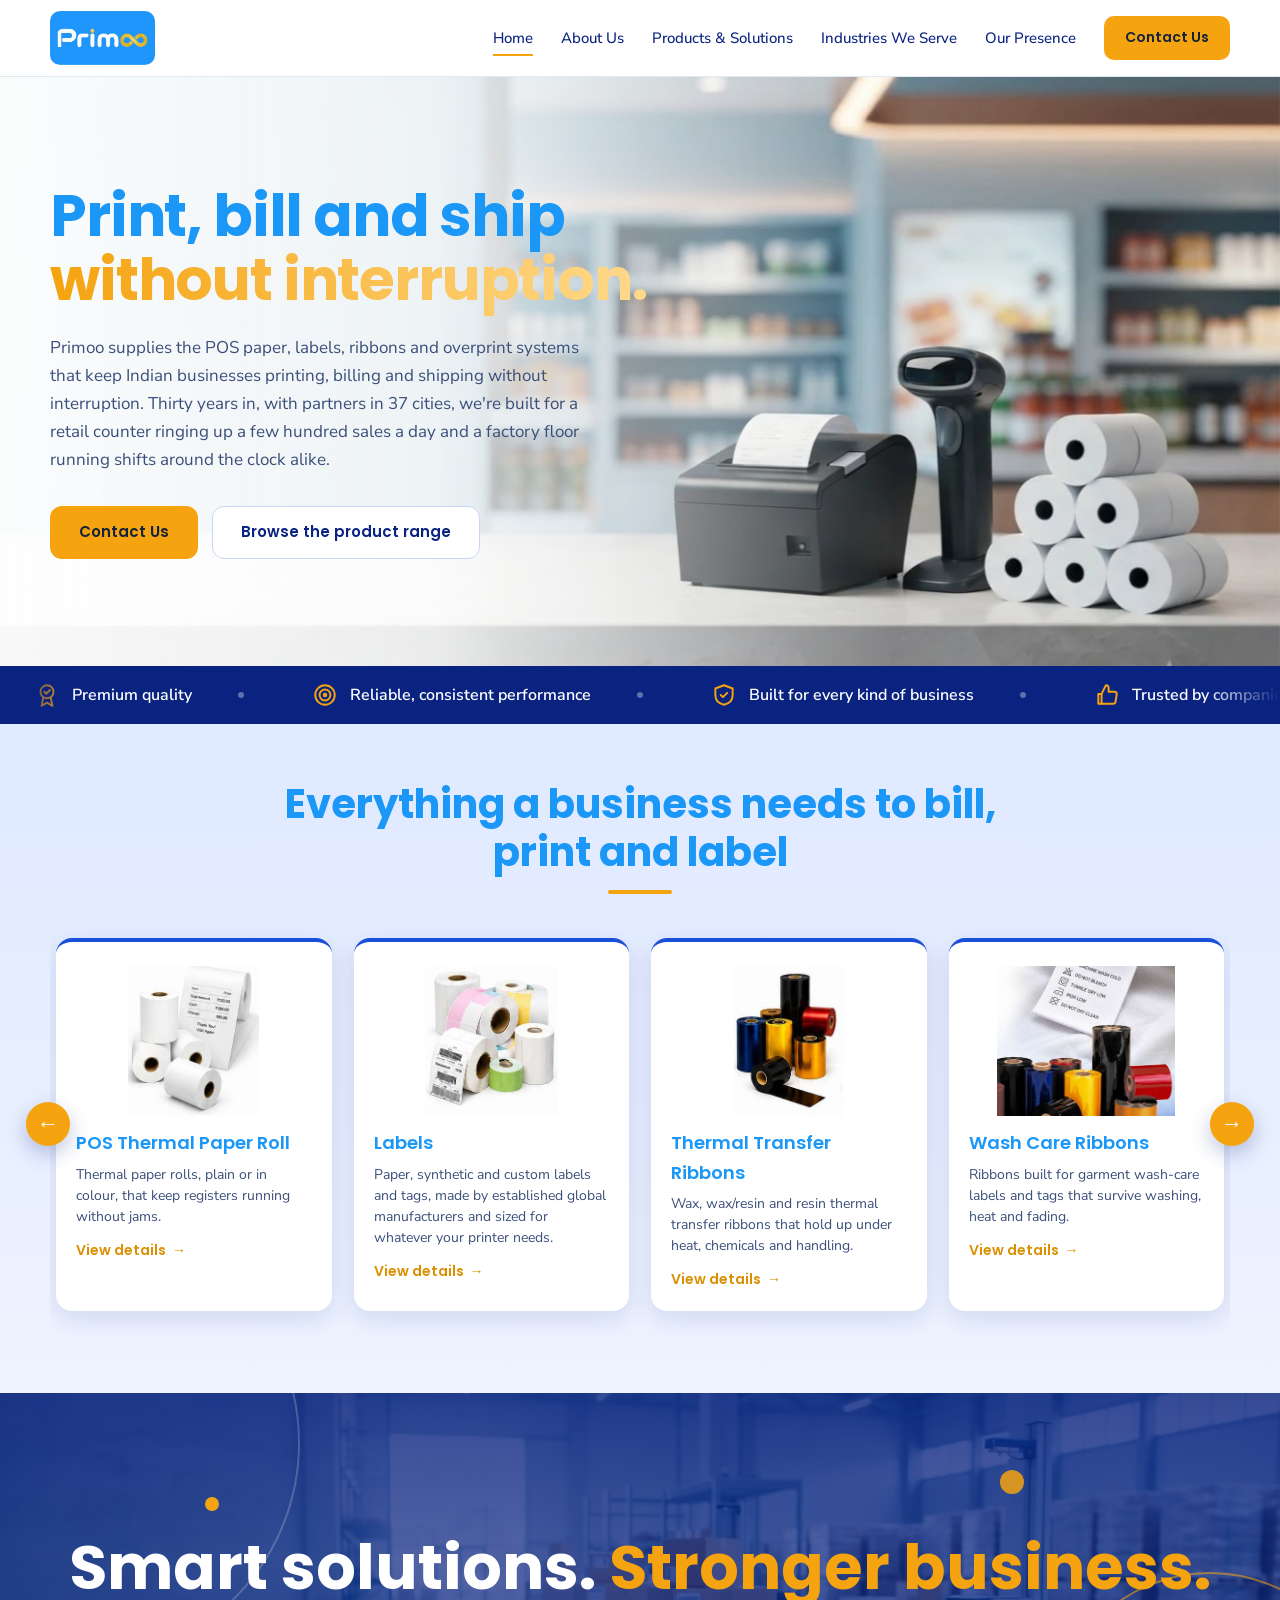
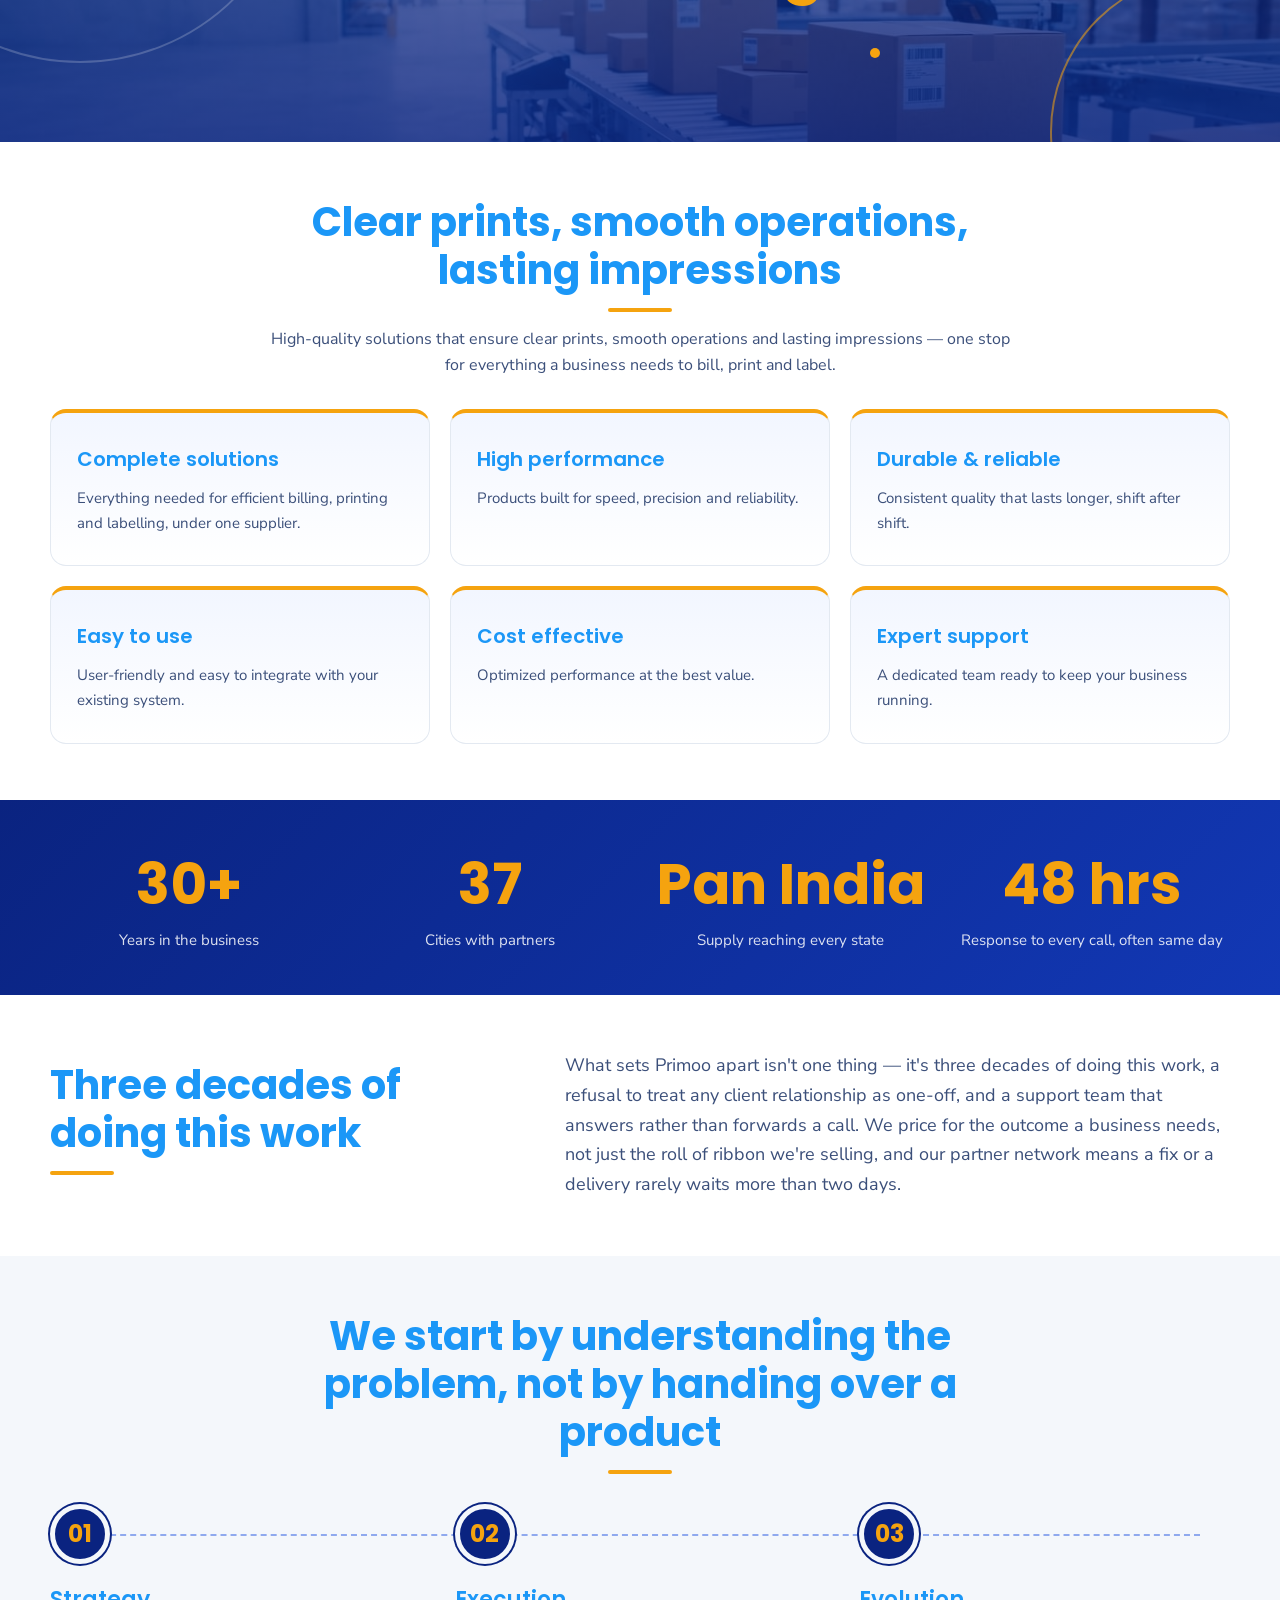
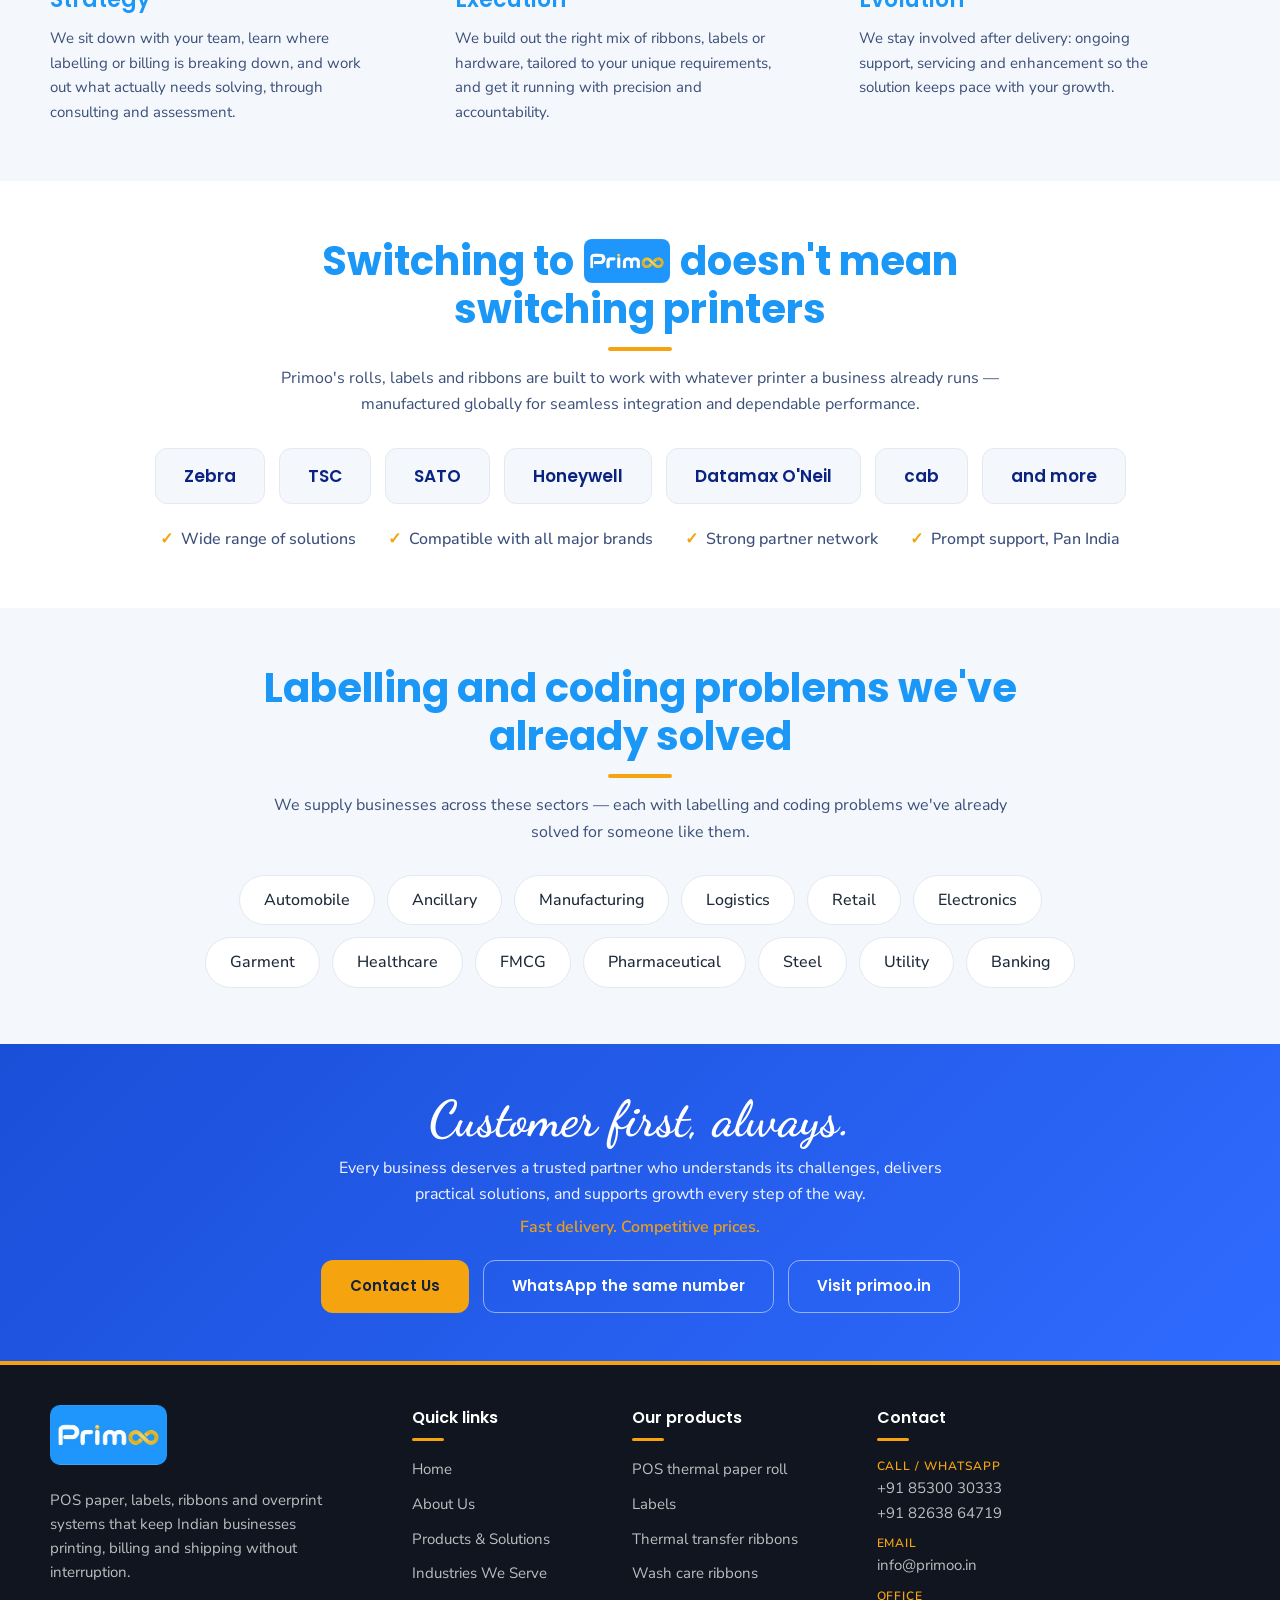
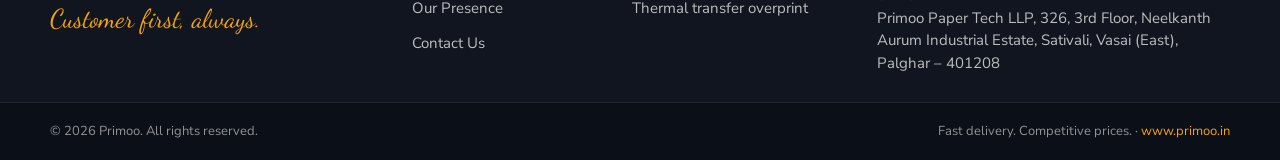
<file: index.html>
<!DOCTYPE html>
<html lang="en">
<head>
<meta charset="UTF-8">
<meta name="viewport" content="width=device-width, initial-scale=1">
<title>Primoo – POS Paper Rolls, Labels, Ribbons &amp; Overprint</title>
<link rel="icon" type="image/png" sizes="32x32" href="favicon-32.png">
<link rel="icon" type="image/png" sizes="512x512" href="favicon.png">
<link rel="apple-touch-icon" href="apple-touch-icon.png">
<meta name="description" content="Primoo supplies POS thermal paper rolls, labels, thermal transfer ribbons, wash care ribbons and thermal transfer overprint. 30+ years, partners in 37 cities, Pan India supply.">
<link rel="preconnect" href="https://fonts.googleapis.com">
<link rel="stylesheet" href="https://fonts.googleapis.com/css2?family=Poppins:wght@400;500;600;700&family=Nunito+Sans:wght@400;500;600;700&family=Dancing+Script:wght@600;700&display=swap">
<link rel="stylesheet" href="styles.css">
</head>
<body>

<header class="site-header">
  <div class="container nav">
    <a href="index.html" class="logo"><img src="logo.jpg" alt="Primoo"></a>
    <input type="checkbox" id="menu-toggle" class="menu-toggle" aria-label="Toggle menu">
    <label for="menu-toggle" class="burger" aria-hidden="true"><span></span><span></span><span></span></label>
    <nav class="menu">
      <a href="index.html" class="active">Home</a>
      <a href="about.html">About Us</a>
      <a href="products.html">Products &amp; Solutions</a>
      <a href="industries.html">Industries We Serve</a>
      <a href="presence.html">Our Presence</a>
      <a href="contact.html" class="btn btn-sm">Contact Us</a>
    </nav>
  </div>
</header>

<main>

<!-- Hero -->
<section class="hero">
  <div class="container hero-grid">
    <div class="hero-text">
      <h1>Print, bill and ship <em>without interruption.</em></h1>
      <p>Primoo supplies the POS paper, labels, ribbons and overprint systems that keep Indian businesses printing, billing and shipping without interruption. Thirty years in, with partners in 37 cities, we're built for a retail counter ringing up a few hundred sales a day and a factory floor running shifts around the clock alike.</p>
      <div class="hero-actions">
        <a href="tel:8530030333" class="btn">Contact Us</a>
        <a href="products.html" class="btn btn-outline">Browse the product range</a>
      </div>
    </div>
  </div>
</section>

<!-- Trust strip -->
<section class="trust" aria-label="Why customers trust Primoo">
  <div class="marquee">
    <div class="t-track">
      <ul class="t-set"><li><svg viewBox="0 0 24 24" width="24" height="24" fill="none" stroke="currentColor" stroke-width="1.8" stroke-linecap="round" stroke-linejoin="round" aria-hidden="true"><circle cx="12" cy="9" r="6"/><path d="m9.5 9 1.8 1.8L14.7 7.4"/><path d="M8.5 14.5 7 22l5-3 5 3-1.5-7.5"/></svg><span>Premium quality</span></li><li><svg viewBox="0 0 24 24" width="24" height="24" fill="none" stroke="currentColor" stroke-width="1.8" stroke-linecap="round" stroke-linejoin="round" aria-hidden="true"><circle cx="12" cy="12" r="9"/><circle cx="12" cy="12" r="5"/><circle cx="12" cy="12" r="1.2"/></svg><span>Reliable, consistent performance</span></li><li><svg viewBox="0 0 24 24" width="24" height="24" fill="none" stroke="currentColor" stroke-width="1.8" stroke-linecap="round" stroke-linejoin="round" aria-hidden="true"><path d="M12 3 4 6v6c0 5 3.5 8 8 9 4.5-1 8-4 8-9V6z"/><path d="m9 12 2 2 4-4"/></svg><span>Built for every kind of business</span></li><li><svg viewBox="0 0 24 24" width="24" height="24" fill="none" stroke="currentColor" stroke-width="1.8" stroke-linecap="round" stroke-linejoin="round" aria-hidden="true"><path d="M7 11v9H4v-9z"/><path d="m7 11 4-8c1.5 0 2.5 1 2.5 2.5V9H19a2 2 0 0 1 2 2.3l-1.2 7A2 2 0 0 1 17.8 20H7"/></svg><span>Trusted by companies across India</span></li></ul>
      <ul class="t-set" aria-hidden="true"><li><svg viewBox="0 0 24 24" width="24" height="24" fill="none" stroke="currentColor" stroke-width="1.8" stroke-linecap="round" stroke-linejoin="round" aria-hidden="true"><circle cx="12" cy="9" r="6"/><path d="m9.5 9 1.8 1.8L14.7 7.4"/><path d="M8.5 14.5 7 22l5-3 5 3-1.5-7.5"/></svg><span>Premium quality</span></li><li><svg viewBox="0 0 24 24" width="24" height="24" fill="none" stroke="currentColor" stroke-width="1.8" stroke-linecap="round" stroke-linejoin="round" aria-hidden="true"><circle cx="12" cy="12" r="9"/><circle cx="12" cy="12" r="5"/><circle cx="12" cy="12" r="1.2"/></svg><span>Reliable, consistent performance</span></li><li><svg viewBox="0 0 24 24" width="24" height="24" fill="none" stroke="currentColor" stroke-width="1.8" stroke-linecap="round" stroke-linejoin="round" aria-hidden="true"><path d="M12 3 4 6v6c0 5 3.5 8 8 9 4.5-1 8-4 8-9V6z"/><path d="m9 12 2 2 4-4"/></svg><span>Built for every kind of business</span></li><li><svg viewBox="0 0 24 24" width="24" height="24" fill="none" stroke="currentColor" stroke-width="1.8" stroke-linecap="round" stroke-linejoin="round" aria-hidden="true"><path d="M7 11v9H4v-9z"/><path d="m7 11 4-8c1.5 0 2.5 1 2.5 2.5V9H19a2 2 0 0 1 2 2.3l-1.2 7A2 2 0 0 1 17.8 20H7"/></svg><span>Trusted by companies across India</span></li></ul>
      <ul class="t-set" aria-hidden="true"><li><svg viewBox="0 0 24 24" width="24" height="24" fill="none" stroke="currentColor" stroke-width="1.8" stroke-linecap="round" stroke-linejoin="round" aria-hidden="true"><circle cx="12" cy="9" r="6"/><path d="m9.5 9 1.8 1.8L14.7 7.4"/><path d="M8.5 14.5 7 22l5-3 5 3-1.5-7.5"/></svg><span>Premium quality</span></li><li><svg viewBox="0 0 24 24" width="24" height="24" fill="none" stroke="currentColor" stroke-width="1.8" stroke-linecap="round" stroke-linejoin="round" aria-hidden="true"><circle cx="12" cy="12" r="9"/><circle cx="12" cy="12" r="5"/><circle cx="12" cy="12" r="1.2"/></svg><span>Reliable, consistent performance</span></li><li><svg viewBox="0 0 24 24" width="24" height="24" fill="none" stroke="currentColor" stroke-width="1.8" stroke-linecap="round" stroke-linejoin="round" aria-hidden="true"><path d="M12 3 4 6v6c0 5 3.5 8 8 9 4.5-1 8-4 8-9V6z"/><path d="m9 12 2 2 4-4"/></svg><span>Built for every kind of business</span></li><li><svg viewBox="0 0 24 24" width="24" height="24" fill="none" stroke="currentColor" stroke-width="1.8" stroke-linecap="round" stroke-linejoin="round" aria-hidden="true"><path d="M7 11v9H4v-9z"/><path d="m7 11 4-8c1.5 0 2.5 1 2.5 2.5V9H19a2 2 0 0 1 2 2.3l-1.2 7A2 2 0 0 1 17.8 20H7"/></svg><span>Trusted by companies across India</span></li></ul>
      <ul class="t-set" aria-hidden="true"><li><svg viewBox="0 0 24 24" width="24" height="24" fill="none" stroke="currentColor" stroke-width="1.8" stroke-linecap="round" stroke-linejoin="round" aria-hidden="true"><circle cx="12" cy="9" r="6"/><path d="m9.5 9 1.8 1.8L14.7 7.4"/><path d="M8.5 14.5 7 22l5-3 5 3-1.5-7.5"/></svg><span>Premium quality</span></li><li><svg viewBox="0 0 24 24" width="24" height="24" fill="none" stroke="currentColor" stroke-width="1.8" stroke-linecap="round" stroke-linejoin="round" aria-hidden="true"><circle cx="12" cy="12" r="9"/><circle cx="12" cy="12" r="5"/><circle cx="12" cy="12" r="1.2"/></svg><span>Reliable, consistent performance</span></li><li><svg viewBox="0 0 24 24" width="24" height="24" fill="none" stroke="currentColor" stroke-width="1.8" stroke-linecap="round" stroke-linejoin="round" aria-hidden="true"><path d="M12 3 4 6v6c0 5 3.5 8 8 9 4.5-1 8-4 8-9V6z"/><path d="m9 12 2 2 4-4"/></svg><span>Built for every kind of business</span></li><li><svg viewBox="0 0 24 24" width="24" height="24" fill="none" stroke="currentColor" stroke-width="1.8" stroke-linecap="round" stroke-linejoin="round" aria-hidden="true"><path d="M7 11v9H4v-9z"/><path d="m7 11 4-8c1.5 0 2.5 1 2.5 2.5V9H19a2 2 0 0 1 2 2.3l-1.2 7A2 2 0 0 1 17.8 20H7"/></svg><span>Trusted by companies across India</span></li></ul>
    </div>
  </div>
</section>

<!-- What we offer -->
<section class="section" id="offer">
  <div class="container">
    <div class="section-head">
      <h2>Everything a business needs to bill, print and label</h2>
    </div>
    <div class="slider">
<button class="sl-btn sl-prev" type="button" aria-label="Previous product">&#8592;</button>
<button class="sl-btn sl-next" type="button" aria-label="Next product">&#8594;</button>
<div class="loop"><div class="loop-track">
<div class="loop-set">
      <a class="card" href="products.html#rolls">
        <div class="thumb"><img src="images/pos.jpg" alt="POS thermal paper rolls and receipt" loading="lazy"></div>
        <h3>POS Thermal Paper Roll</h3>
        <p>Thermal paper rolls, plain or in colour, that keep registers running without jams.</p><span class="more">View details <b>→</b></span></a>
      <a class="card" href="products.html#labels">
        <div class="thumb"><img src="images/labels.jpg" alt="Paper, colour and custom labels" loading="lazy"></div>
        <h3>Labels</h3>
        <p>Paper, synthetic and custom labels and tags, made by established global manufacturers and sized for whatever your printer needs.</p><span class="more">View details <b>→</b></span></a>
      <a class="card" href="products.html#ttr">
        <div class="thumb"><img src="images/ttr.jpg" alt="Thermal transfer ribbons" loading="lazy"></div>
        <h3>Thermal Transfer Ribbons</h3>
        <p>Wax, wax/resin and resin thermal transfer ribbons that hold up under heat, chemicals and handling.</p><span class="more">View details <b>→</b></span></a>
      <a class="card" href="products.html#wash">
        <div class="thumb"><img src="images/prod-wash.jpg" alt="Wash care ribbons" loading="lazy"></div>
        <h3>Wash Care Ribbons</h3>
        <p>Ribbons built for garment wash-care labels and tags that survive washing, heat and fading.</p><span class="more">View details <b>→</b></span></a>
      <a class="card" href="products.html#tto">
        <div class="thumb"><img src="images/tto.jpg" alt="Thermal transfer overprint ribbons and printer" loading="lazy"></div>
        <h3>Thermal Transfer Overprint</h3>
        <p>Thermal transfer overprint for coding straight onto pouches, cartons and flexible packaging.</p><span class="more">View details <b>→</b></span></a>
    </div>
<div class="loop-set" aria-hidden="true">
      <a class="card" tabindex="-1" href="products.html#rolls">
        <div class="thumb"><img src="images/pos.jpg" alt=""></div>
        <h3>POS Thermal Paper Roll</h3>
        <p>Thermal paper rolls, plain or in colour, that keep registers running without jams.</p><span class="more">View details <b>→</b></span></a>
      <a class="card" tabindex="-1" href="products.html#labels">
        <div class="thumb"><img src="images/labels.jpg" alt=""></div>
        <h3>Labels</h3>
        <p>Paper, synthetic and custom labels and tags, made by established global manufacturers and sized for whatever your printer needs.</p><span class="more">View details <b>→</b></span></a>
      <a class="card" tabindex="-1" href="products.html#ttr">
        <div class="thumb"><img src="images/ttr.jpg" alt=""></div>
        <h3>Thermal Transfer Ribbons</h3>
        <p>Wax, wax/resin and resin thermal transfer ribbons that hold up under heat, chemicals and handling.</p><span class="more">View details <b>→</b></span></a>
      <a class="card" tabindex="-1" href="products.html#wash">
        <div class="thumb"><img src="images/prod-wash.jpg" alt=""></div>
        <h3>Wash Care Ribbons</h3>
        <p>Ribbons built for garment wash-care labels and tags that survive washing, heat and fading.</p><span class="more">View details <b>→</b></span></a>
      <a class="card" tabindex="-1" href="products.html#tto">
        <div class="thumb"><img src="images/tto.jpg" alt=""></div>
        <h3>Thermal Transfer Overprint</h3>
        <p>Thermal transfer overprint for coding straight onto pouches, cartons and flexible packaging.</p><span class="more">View details <b>→</b></span></a>
    </div>
</div></div>
</div>
  </div>
</section>

<!-- Parallax band -->
<section class="parallax" aria-label="Smart solutions. Stronger business.">
  <span class="px px-ring r1"></span>
  <span class="px px-ring r2"></span>
  <span class="px px-dot d1"></span>
  <span class="px px-dot d2"></span>
  <span class="px px-dot d3"></span>
  <div class="container px-text">
    <h2>Smart solutions. <em>Stronger business.</em></h2>
  </div>
</section>

<!-- Smart solutions -->
<section class="section">
  <div class="container">
    <div class="section-head">
      <h2>Clear prints, smooth operations, lasting impressions</h2>
      <p>High-quality solutions that ensure clear prints, smooth operations and lasting impressions — one stop for everything a business needs to bill, print and label.</p>
    </div>
    <div class="cards cards-3">
      <article class="card feature"><h3>Complete solutions</h3><p>Everything needed for efficient billing, printing and labelling, under one supplier.</p></article>
      <article class="card feature"><h3>High performance</h3><p>Products built for speed, precision and reliability.</p></article>
      <article class="card feature"><h3>Durable &amp; reliable</h3><p>Consistent quality that lasts longer, shift after shift.</p></article>
      <article class="card feature"><h3>Easy to use</h3><p>User-friendly and easy to integrate with your existing system.</p></article>
      <article class="card feature"><h3>Cost effective</h3><p>Optimized performance at the best value.</p></article>
      <article class="card feature"><h3>Expert support</h3><p>A dedicated team ready to keep your business running.</p></article>
    </div>
  </div>
</section>

<!-- Numbers -->
<section class="stats">
  <div class="container stats-grid">
    <div><strong>30+</strong><span>Years in the business</span></div>
    <div><strong>37</strong><span>Cities with partners</span></div>
    <div><strong>Pan India</strong><span>Supply reaching every state</span></div>
    <div><strong>48 hrs</strong><span>Response to every call, often same day</span></div>
  </div>
</section>

<!-- Why choose -->
<section class="section">
  <div class="container split">
    <div>
      <h2>Three decades of doing this work</h2>
    </div>
    <p class="lead">What sets Primoo apart isn't one thing — it's three decades of doing this work, a refusal to treat any client relationship as one-off, and a support team that answers rather than forwards a call. We price for the outcome a business needs, not just the roll of ribbon we're selling, and our partner network means a fix or a delivery rarely waits more than two days.</p>
  </div>
</section>

<!-- Problem-first approach -->
<section class="section alt">
  <div class="container">
    <div class="section-head">
      <h2>We start by understanding the problem, not by handing over a product</h2>
    </div>
    <div class="steps">
      <article class="step">
        <span class="num">01</span>
        <h3>Strategy</h3>
        <p>We sit down with your team, learn where labelling or billing is breaking down, and work out what actually needs solving, through consulting and assessment.</p>
      </article>
      <article class="step">
        <span class="num">02</span>
        <h3>Execution</h3>
        <p>We build out the right mix of ribbons, labels or hardware, tailored to your unique requirements, and get it running with precision and accountability.</p>
      </article>
      <article class="step">
        <span class="num">03</span>
        <h3>Evolution</h3>
        <p>We stay involved after delivery: ongoing support, servicing and enhancement so the solution keeps pace with your growth.</p>
      </article>
    </div>
  </div>
</section>

<!-- Compatibility -->
<section class="section">
  <div class="container">
    <div class="section-head">
      <h2>Switching to <img class="h-logo" src="logo.jpg" alt="Primoo"> doesn't mean switching printers</h2>
      <p>Primoo's rolls, labels and ribbons are built to work with whatever printer a business already runs — manufactured globally for seamless integration and dependable performance.</p>
    </div>
    <ul class="brands">
      <li>Zebra</li><li>TSC</li><li>SATO</li><li>Honeywell</li><li>Datamax O'Neil</li><li>cab</li><li>and more</li>
    </ul>
    <ul class="ticks">
      <li>Wide range of solutions</li>
      <li>Compatible with all major brands</li>
      <li>Strong partner network</li>
      <li>Prompt support, Pan India</li>
    </ul>
  </div>
</section>

<!-- Industries -->
<section class="section alt">
  <div class="container">
    <div class="section-head">
      <h2>Labelling and coding problems we've already solved</h2>
      <p>We supply businesses across these sectors — each with labelling and coding problems we've already solved for someone like them.</p>
    </div>
    <ul class="chips">
      <li>Automobile</li><li>Ancillary</li><li>Manufacturing</li><li>Logistics</li><li>Retail</li>
      <li>Electronics</li><li>Garment</li><li>Healthcare</li><li>FMCG</li><li>Pharmaceutical</li>
      <li>Steel</li><li>Utility</li><li>Banking</li>
    </ul>
  </div>
</section>

<!-- Closing banner -->
<section class="cta">
  <div class="container cta-inner">
    <h2>Customer first, always.</h2>
    <p>Every business deserves a trusted partner who understands its challenges, delivers practical solutions, and supports growth every step of the way.</p>
    <p class="cta-sub">Fast delivery. Competitive prices.</p>
    <div class="hero-actions center">
      <a href="tel:8530030333" class="btn btn-light">Contact Us</a>
      <a href="https://wa.me/918530030333" class="btn btn-ghost">WhatsApp the same number</a>
      <a href="https://primoo.in" class="btn btn-ghost">Visit primoo.in</a>
    </div>
  </div>
</section>

</main>

<footer class="site-footer">
  <div class="container foot-grid">
    <div class="foot-col foot-brand">
      <a href="index.html" class="logo"><img src="logo.jpg" alt="Primoo"></a>
      <p>POS paper, labels, ribbons and overprint systems that keep Indian businesses printing, billing and shipping without interruption.</p>
      <p class="tag">Customer first, always.</p>
    </div>
    <div class="foot-col">
      <h4>Quick links</h4>
      <ul>
        <li><a href="index.html">Home</a></li>
        <li><a href="about.html">About Us</a></li>
        <li><a href="products.html">Products &amp; Solutions</a></li>
        <li><a href="industries.html">Industries We Serve</a></li>
        <li><a href="presence.html">Our Presence</a></li>
        <li><a href="contact.html">Contact Us</a></li>
      </ul>
    </div>
    <div class="foot-col">
      <h4>Our products</h4>
      <ul>
        <li><a href="products.html#rolls">POS thermal paper roll</a></li>
        <li><a href="products.html#labels">Labels</a></li>
        <li><a href="products.html#ttr">Thermal transfer ribbons</a></li>
        <li><a href="products.html#wash">Wash care ribbons</a></li>
        <li><a href="products.html#tto">Thermal transfer overprint</a></li>
      </ul>
    </div>
    <div class="foot-col">
      <h4>Contact</h4>
      <ul class="contact">
        <li><span>Call / WhatsApp</span><a href="tel:8530030333">+91 85300 30333</a><a href="tel:8263864719">+91 82638 64719</a></li>
        <li><span>Email</span><a href="mailto:info@primoo.in">info@primoo.in</a></li>
        <li><span>Office</span>Primoo Paper Tech LLP, 326, 3rd Floor, Neelkanth Aurum Industrial Estate, Sativali, Vasai (East), Palghar – 401208</li>
      </ul>
    </div>
  </div>
  <div class="foot-bar">
    <div class="container foot-bar-in">
      <p>© 2026 Primoo. All rights reserved.</p>
      <p>Fast delivery. Competitive prices. · <a href="https://primoo.in">www.primoo.in</a></p>
    </div>
  </div>
</footer>

<script>
(function(){var s=document.querySelector(".slider");if(!s)return;var l=s.querySelector(".loop"),c=l.querySelector(".card"),t,paused=false;
function step(){return c.getBoundingClientRect().width+parseFloat(getComputedStyle(c.parentNode).columnGap||16)}
function go(d){var end=l.scrollWidth-l.clientWidth-4;if(d>0&&l.scrollLeft>=end)l.scrollTo({left:0,behavior:"smooth"});else if(d<0&&l.scrollLeft<=4)l.scrollTo({left:end+4,behavior:"smooth"});else l.scrollBy({left:d*step(),behavior:"smooth"})}
function start(){stop();if(matchMedia("(prefers-reduced-motion:reduce)").matches)return;t=setInterval(function(){if(!paused&&!document.hidden)go(1)},3500)}
function stop(){clearInterval(t)}
s.querySelector(".sl-prev").onclick=function(){go(-1);start()};
s.querySelector(".sl-next").onclick=function(){go(1);start()};
s.addEventListener("mouseenter",function(){paused=true});s.addEventListener("mouseleave",function(){paused=false});
s.addEventListener("focusin",function(){paused=true});s.addEventListener("focusout",function(){paused=false});
s.addEventListener("touchstart",function(){paused=true},{passive:true});s.addEventListener("touchend",function(){setTimeout(function(){paused=false},4000)},{passive:true});
/* pagination dots (shown on phones only, via CSS) */
var cards=l.querySelectorAll(".loop-set:not([aria-hidden]) .card"),dots=document.createElement("div"),ds=[];
dots.className="sl-dots";dots.setAttribute("aria-hidden","true");
for(var i=0;i<cards.length;i++){(function(i){var b=document.createElement("button");b.type="button";b.className="sl-dot";b.tabIndex=-1;
b.onclick=function(){l.scrollTo({left:cards[i].offsetLeft-cards[0].offsetLeft,behavior:"smooth"});start()};dots.appendChild(b);ds.push(b)})(i)}
s.appendChild(dots);
function mark(){var k=Math.round(l.scrollLeft/(step()||1));k=Math.max(0,Math.min(ds.length-1,k));for(var i=0;i<ds.length;i++)ds[i].classList.toggle("on",i===k)}
l.addEventListener("scroll",mark,{passive:true});window.addEventListener("resize",mark);mark();
start();
})();
</script>
</body>
</html>
</file>
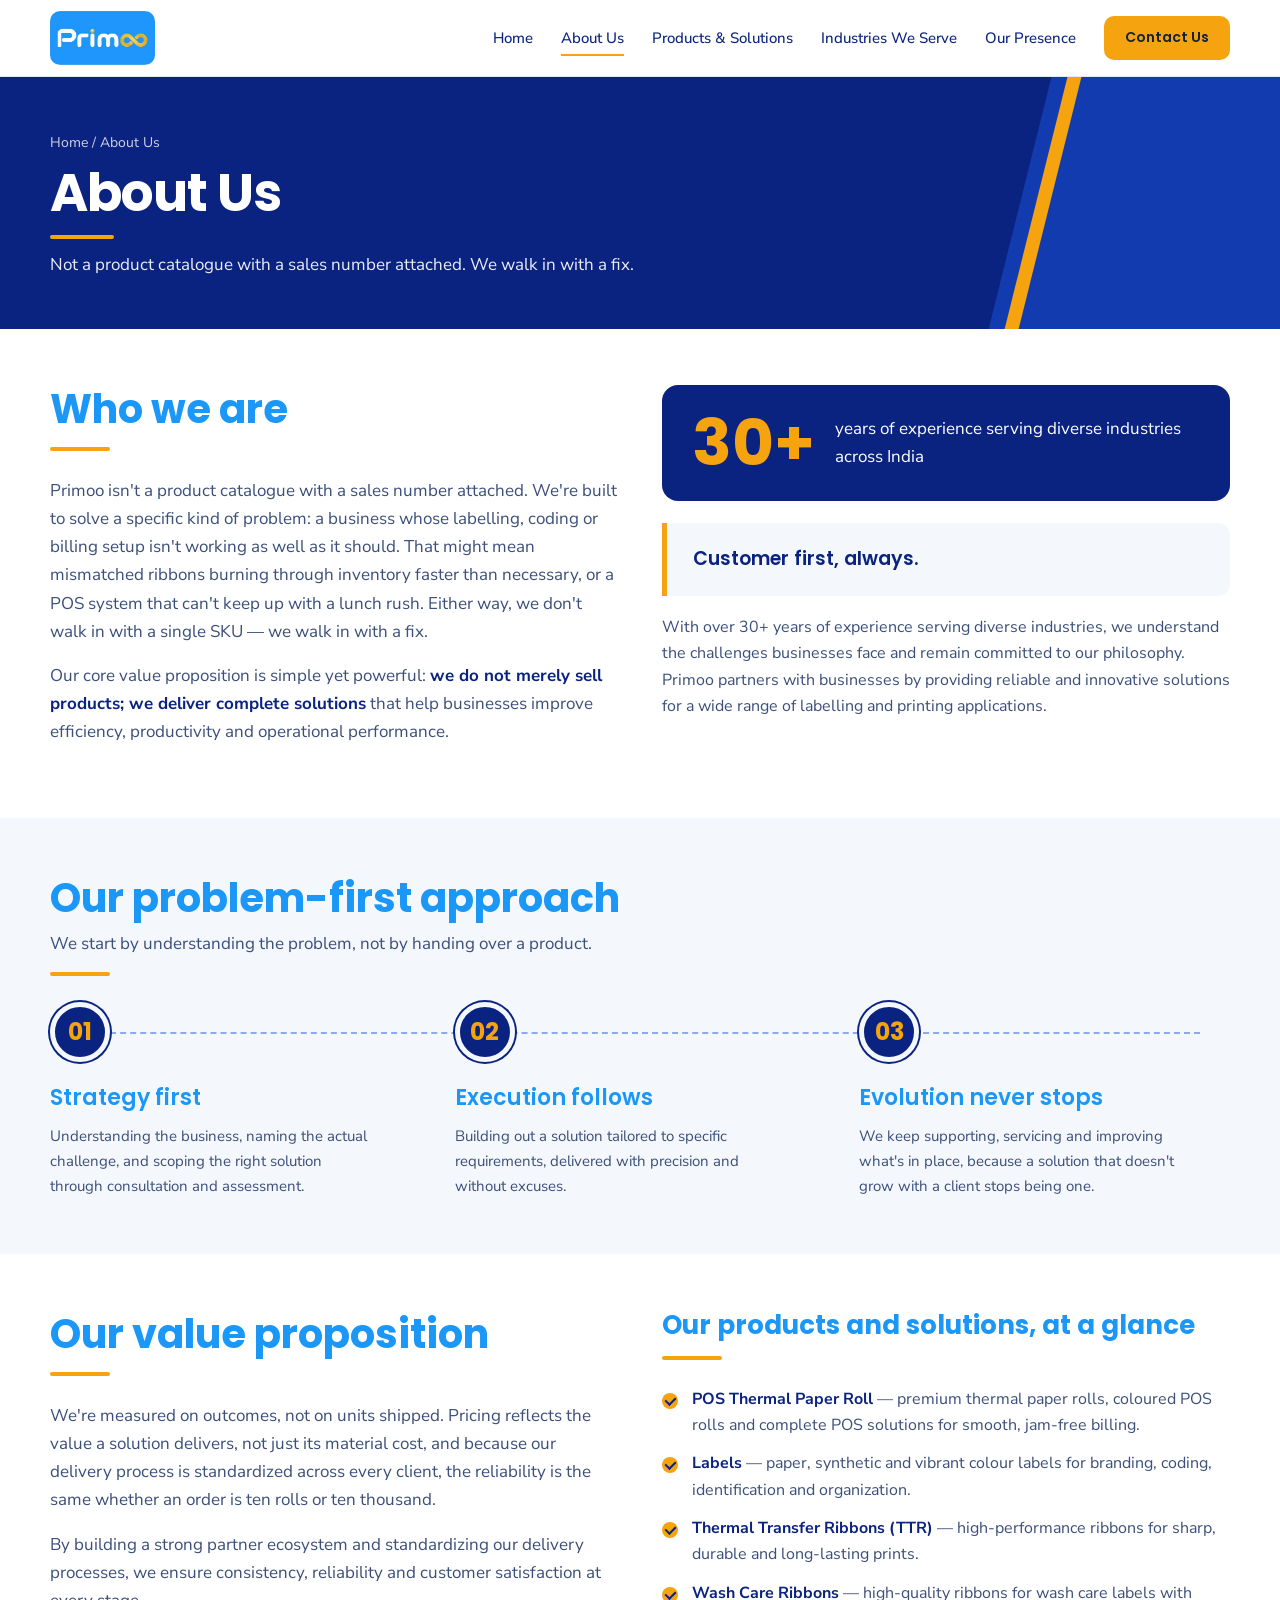
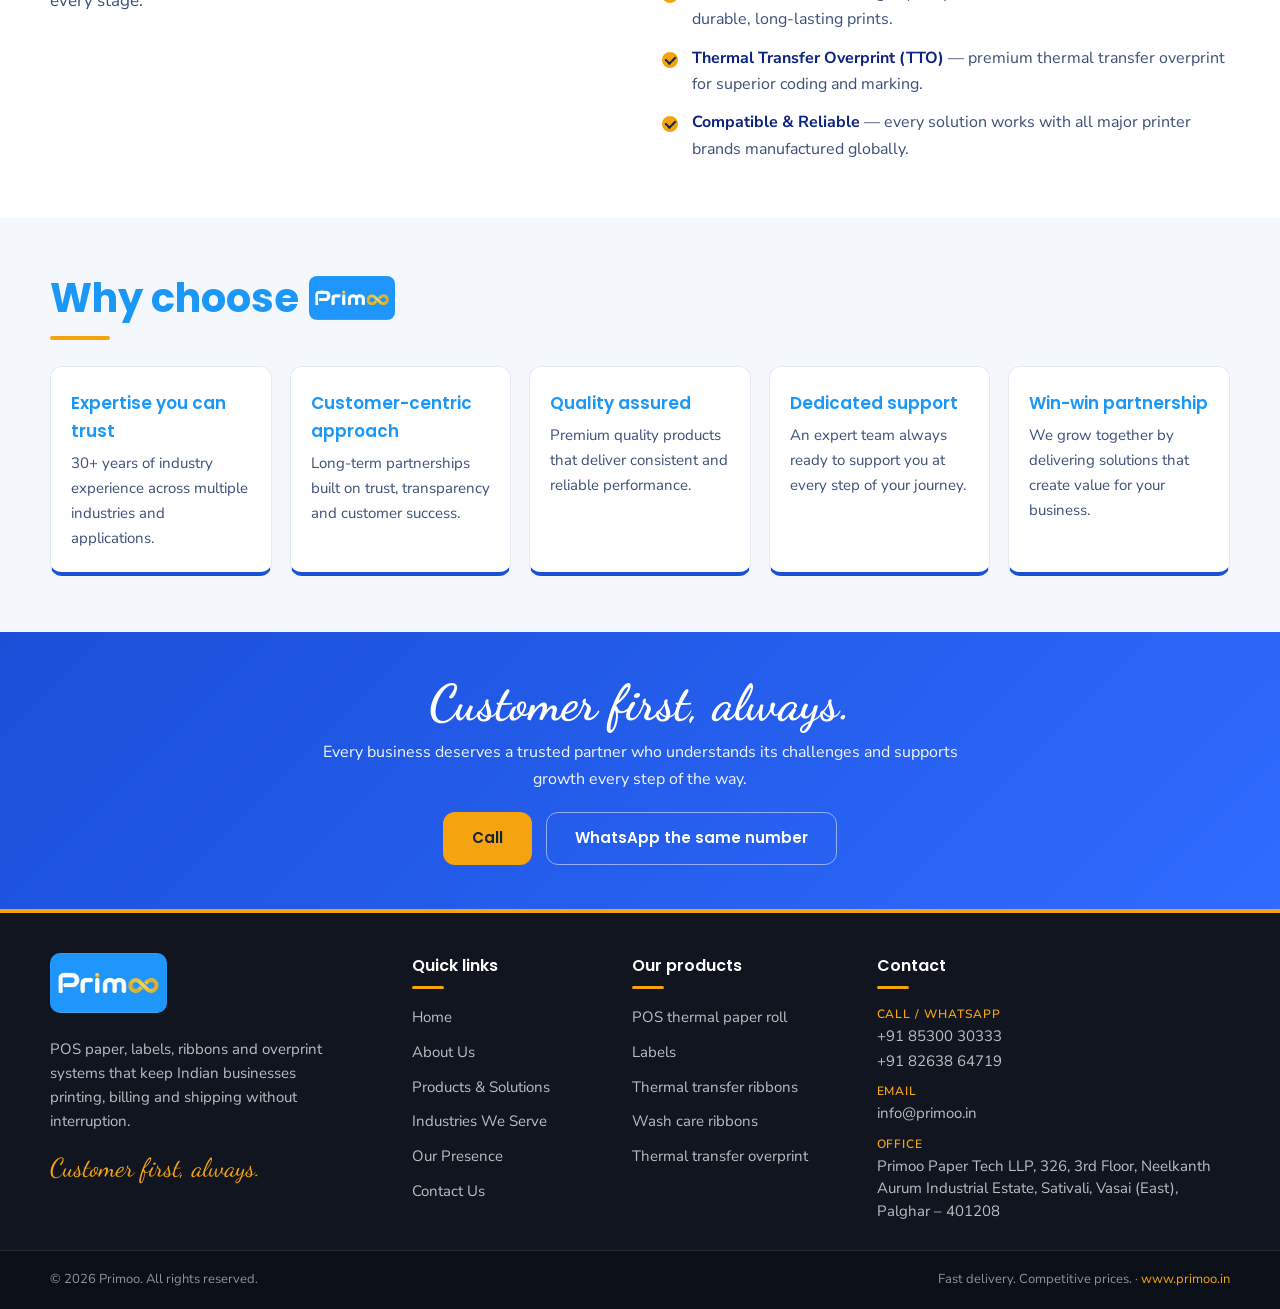
<file: about.html>
<!DOCTYPE html>
<html lang="en">
<head>
<meta charset="UTF-8">
<meta name="viewport" content="width=device-width, initial-scale=1">
<title>About Us – Primoo</title>
<link rel="icon" type="image/png" sizes="32x32" href="favicon-32.png">
<link rel="icon" type="image/png" sizes="512x512" href="favicon.png">
<link rel="apple-touch-icon" href="apple-touch-icon.png">
<meta name="description" content="Primoo is a solution-driven company: 30+ years, problem-first approach, POS rolls, labels, TTR, wash care ribbons, TTO and more.">
<link rel="preconnect" href="https://fonts.googleapis.com">
<link rel="stylesheet" href="https://fonts.googleapis.com/css2?family=Poppins:wght@400;500;600;700&family=Nunito+Sans:wght@400;500;600;700&family=Dancing+Script:wght@600;700&display=swap">
<link rel="stylesheet" href="styles.css">
</head>
<body>

<header class="site-header">
  <div class="container nav">
    <a href="index.html" class="logo"><img src="logo.jpg" alt="Primoo"></a>
    <input type="checkbox" id="menu-toggle" class="menu-toggle" aria-label="Toggle menu">
    <label for="menu-toggle" class="burger" aria-hidden="true"><span></span><span></span><span></span></label>
    <nav class="menu">
      <a href="index.html">Home</a>
      <a href="about.html" class="active">About Us</a>
      <a href="products.html">Products &amp; Solutions</a>
      <a href="industries.html">Industries We Serve</a>
      <a href="presence.html">Our Presence</a>
      <a href="contact.html" class="btn btn-sm">Contact Us</a>
    </nav>
  </div>
</header>

<section class="page-hero">
  <div class="container">
    <div class="crumbs"><a href="index.html">Home</a> / About Us</div>
    <h1>About Us</h1>
    <p>Not a product catalogue with a sales number attached. We walk in with a fix.</p>
  </div>
</section>

<main>
<section class="section">
  <div class="container two-col">
    <div class="prose">
      <div class="sec-title"><h2>Who we are</h2></div>
      <p>Primoo isn't a product catalogue with a sales number attached. We're built to solve a specific kind of problem: a business whose labelling, coding or billing setup isn't working as well as it should. That might mean mismatched ribbons burning through inventory faster than necessary, or a POS system that can't keep up with a lunch rush. Either way, we don't walk in with a single SKU — we walk in with a fix.</p>
      <p>Our core value proposition is simple yet powerful: <strong>we do not merely sell products; we deliver complete solutions</strong> that help businesses improve efficiency, productivity and operational performance.</p>
    </div>
    <div>
      <div class="big-stat"><strong>30+</strong><span>years of experience serving diverse industries across India</span></div>
      <div class="quote" style="margin-top:22px">Customer first, always.</div>
      <p style="margin-top:18px;color:var(--muted)">With over 30+ years of experience serving diverse industries, we understand the challenges businesses face and remain committed to our philosophy. Primoo partners with businesses by providing reliable and innovative solutions for a wide range of labelling and printing applications.</p>
    </div>
  </div>
</section>

<section class="section alt">
  <div class="container">
    <div class="sec-title"><h2>Our problem-first approach</h2><p>We start by understanding the problem, not by handing over a product.</p></div>
    <div class="steps">
      <article class="step"><span class="num">01</span><h3>Strategy first</h3><p>Understanding the business, naming the actual challenge, and scoping the right solution through consultation and assessment.</p></article>
      <article class="step"><span class="num">02</span><h3>Execution follows</h3><p>Building out a solution tailored to specific requirements, delivered with precision and without excuses.</p></article>
      <article class="step"><span class="num">03</span><h3>Evolution never stops</h3><p>We keep supporting, servicing and improving what's in place, because a solution that doesn't grow with a client stops being one.</p></article>
    </div>
  </div>
</section>

<section class="section">
  <div class="container two-col">
    <div class="prose">
      <div class="sec-title"><h2>Our value proposition</h2></div>
      <p>We're measured on outcomes, not on units shipped. Pricing reflects the value a solution delivers, not just its material cost, and because our delivery process is standardized across every client, the reliability is the same whether an order is ten rolls or ten thousand.</p>
      <p>By building a strong partner ecosystem and standardizing our delivery processes, we ensure consistency, reliability and customer satisfaction at every stage.</p>
    </div>
    <div>
      <div class="sec-title"><h2 style="font-size:26px">Our products and solutions, at a glance</h2></div>
      <ul class="check-list">
        <li><strong>POS Thermal Paper Roll</strong> — premium thermal paper rolls, coloured POS rolls and complete POS solutions for smooth, jam-free billing.</li>
        <li><strong>Labels</strong> — paper, synthetic and vibrant colour labels for branding, coding, identification and organization.</li>
        <li><strong>Thermal Transfer Ribbons (TTR)</strong> — high-performance ribbons for sharp, durable and long-lasting prints.</li>
        <li><strong>Wash Care Ribbons</strong> — high-quality ribbons for wash care labels with durable, long-lasting prints.</li>
        <li><strong>Thermal Transfer Overprint (TTO)</strong> — premium thermal transfer overprint for superior coding and marking.</li>
        <li><strong>Compatible &amp; Reliable</strong> — every solution works with all major printer brands manufactured globally.</li>
      </ul>
    </div>
  </div>
</section>

<section class="section alt">
  <div class="container">
    <div class="sec-title"><h2>Why choose <img class="h-logo" src="logo.jpg" alt="Primoo"></h2></div>
    <div class="tiles five">
      <div class="tile"><h3>Expertise you can trust</h3><p>30+ years of industry experience across multiple industries and applications.</p></div>
      <div class="tile"><h3>Customer-centric approach</h3><p>Long-term partnerships built on trust, transparency and customer success.</p></div>
      <div class="tile"><h3>Quality assured</h3><p>Premium quality products that deliver consistent and reliable performance.</p></div>
      <div class="tile"><h3>Dedicated support</h3><p>An expert team always ready to support you at every step of your journey.</p></div>
      <div class="tile"><h3>Win-win partnership</h3><p>We grow together by delivering solutions that create value for your business.</p></div>
    </div>
  </div>
</section>

<section class="cta slim">
  <div class="container cta-inner">
    <h2>Customer first, always.</h2>
    <p>Every business deserves a trusted partner who understands its challenges and supports growth every step of the way.</p>
    <div class="hero-actions center">
      <a href="tel:8530030333" class="btn btn-light">Call</a>
      <a href="https://wa.me/918530030333" class="btn btn-ghost">WhatsApp the same number</a>
    </div>
  </div>
</section>
</main>

<footer class="site-footer">
  <div class="container foot-grid">
    <div class="foot-col foot-brand">
      <a href="index.html" class="logo"><img src="logo.jpg" alt="Primoo"></a>
      <p>POS paper, labels, ribbons and overprint systems that keep Indian businesses printing, billing and shipping without interruption.</p>
      <p class="tag">Customer first, always.</p>
    </div>
    <div class="foot-col">
      <h4>Quick links</h4>
      <ul>
        <li><a href="index.html">Home</a></li>
        <li><a href="about.html">About Us</a></li>
        <li><a href="products.html">Products &amp; Solutions</a></li>
        <li><a href="industries.html">Industries We Serve</a></li>
        <li><a href="presence.html">Our Presence</a></li>
        <li><a href="contact.html">Contact Us</a></li>
      </ul>
    </div>
    <div class="foot-col">
      <h4>Our products</h4>
      <ul>
        <li><a href="products.html#rolls">POS thermal paper roll</a></li>
        <li><a href="products.html#labels">Labels</a></li>
        <li><a href="products.html#ttr">Thermal transfer ribbons</a></li>
        <li><a href="products.html#wash">Wash care ribbons</a></li>
        <li><a href="products.html#tto">Thermal transfer overprint</a></li>
      </ul>
    </div>
    <div class="foot-col">
      <h4>Contact</h4>
      <ul class="contact">
        <li><span>Call / WhatsApp</span><a href="tel:8530030333">+91 85300 30333</a><a href="tel:8263864719">+91 82638 64719</a></li>
        <li><span>Email</span><a href="mailto:info@primoo.in">info@primoo.in</a></li>
        <li><span>Office</span>Primoo Paper Tech LLP, 326, 3rd Floor, Neelkanth Aurum Industrial Estate, Sativali, Vasai (East), Palghar – 401208</li>
      </ul>
    </div>
  </div>
  <div class="foot-bar">
    <div class="container foot-bar-in">
      <p>© 2026 Primoo. All rights reserved.</p>
      <p>Fast delivery. Competitive prices. · <a href="https://primoo.in">www.primoo.in</a></p>
    </div>
  </div>
</footer>

</body>
</html>
</file>
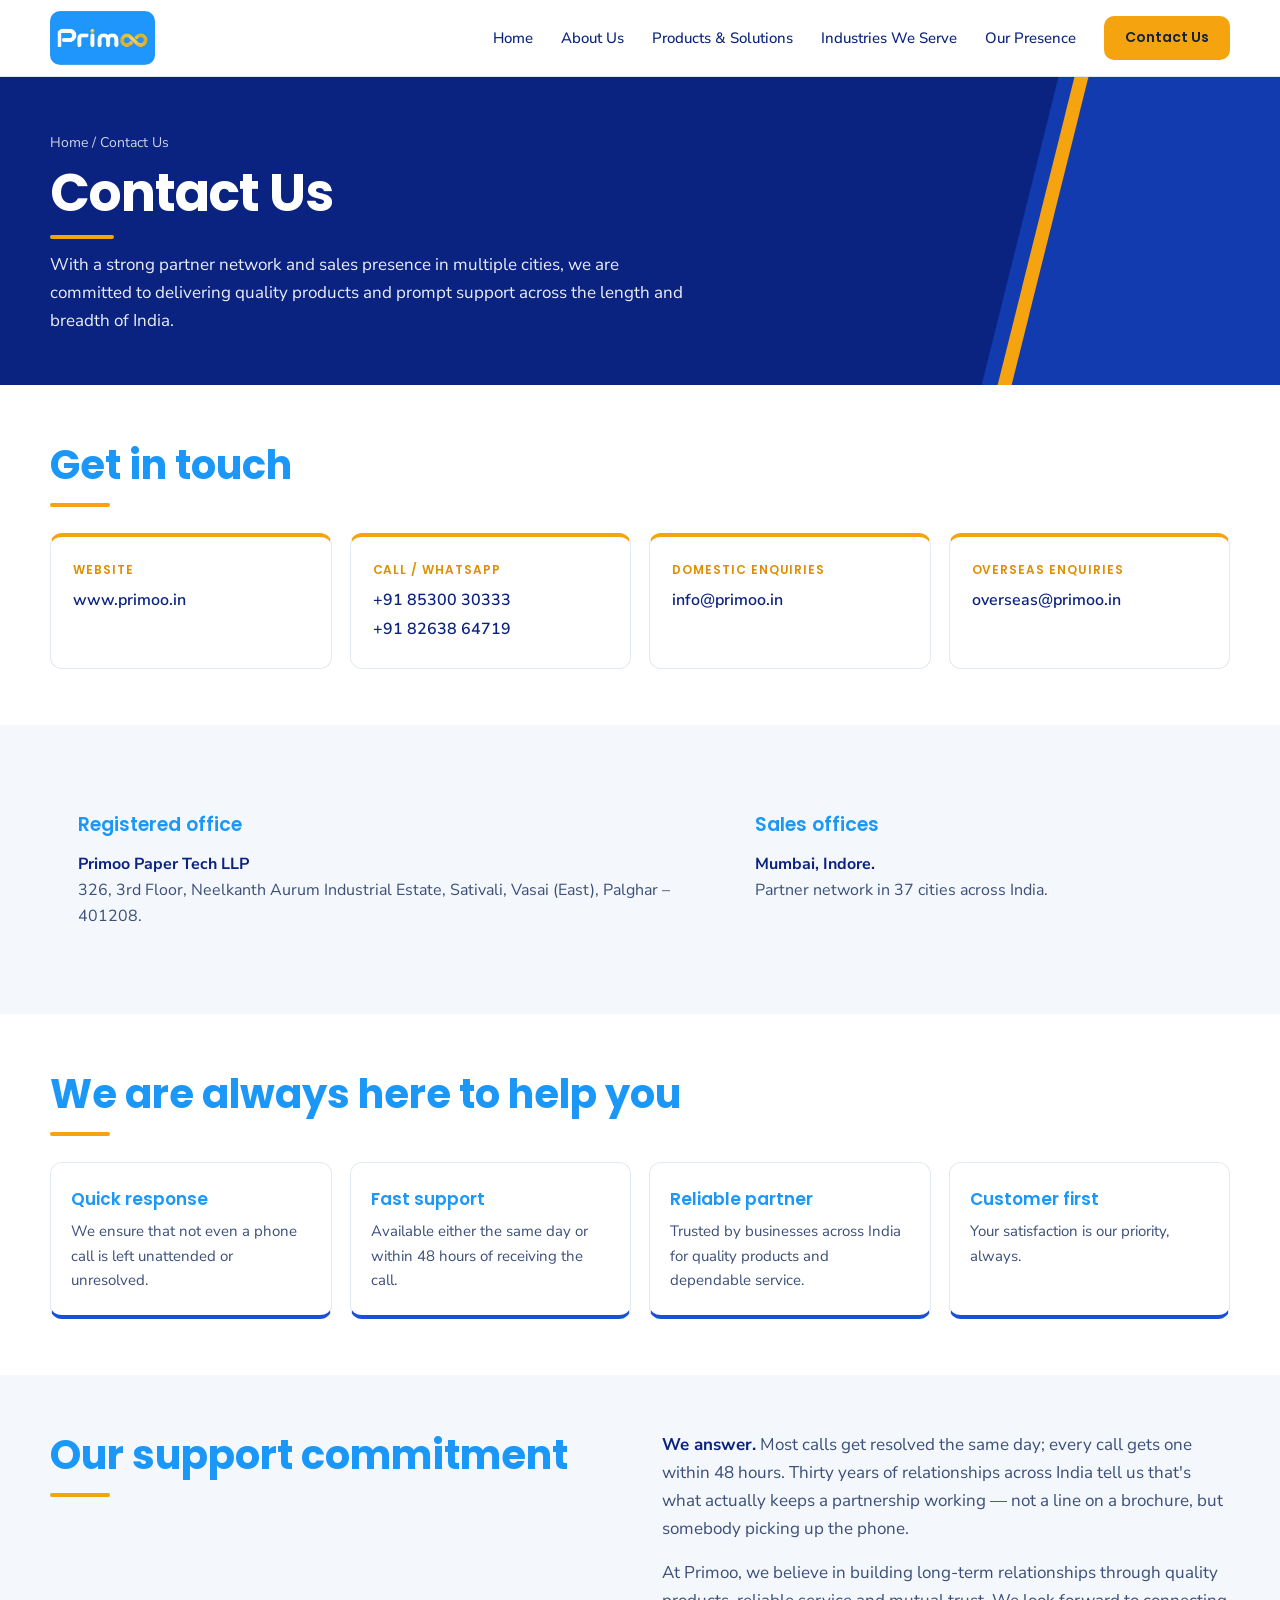
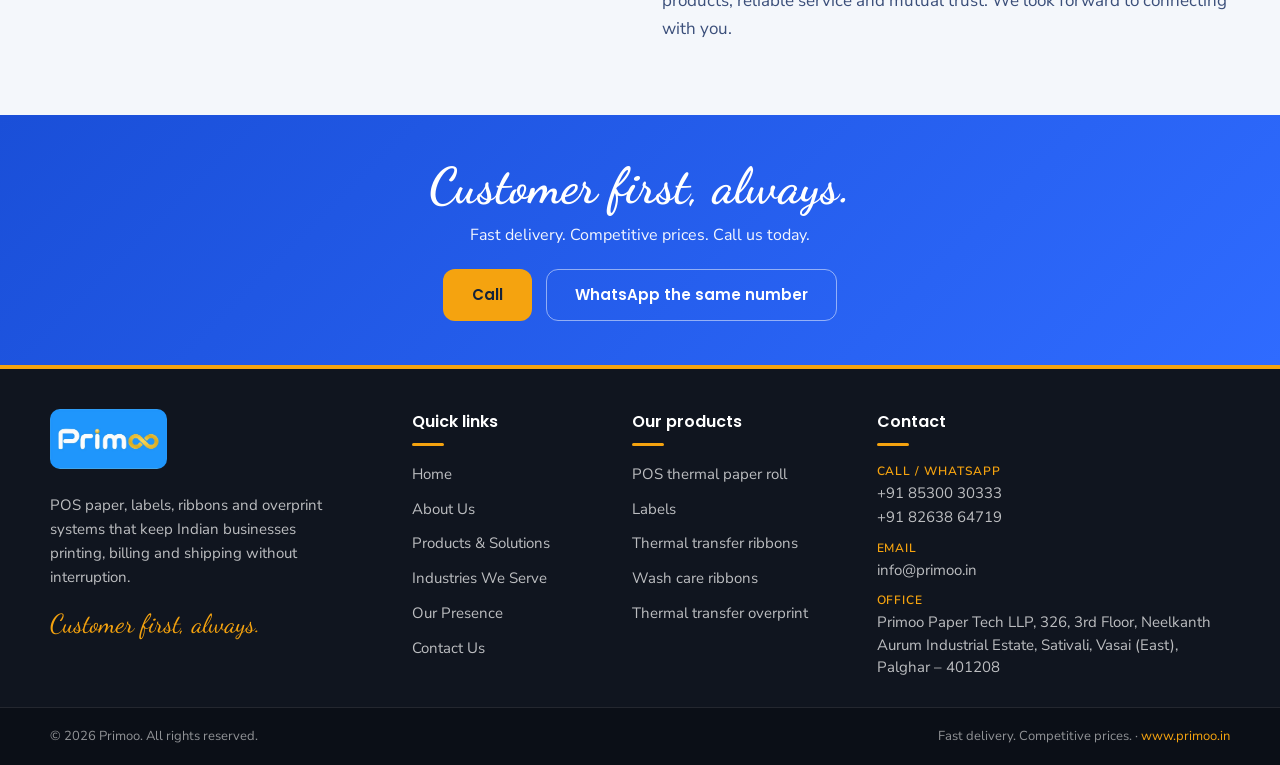
<file: contact.html>
<!DOCTYPE html>
<html lang="en">
<head>
<meta charset="UTF-8">
<meta name="viewport" content="width=device-width, initial-scale=1">
<title>Contact Us – Primoo</title>
<link rel="icon" type="image/png" sizes="32x32" href="favicon-32.png">
<link rel="icon" type="image/png" sizes="512x512" href="favicon.png">
<link rel="apple-touch-icon" href="apple-touch-icon.png">
<meta name="description" content="Contact Primoo: call or WhatsApp +91 85300 30333, email info@primoo.in, or visit our Vasai (East) office.">
<link rel="preconnect" href="https://fonts.googleapis.com">
<link rel="stylesheet" href="https://fonts.googleapis.com/css2?family=Poppins:wght@400;500;600;700&family=Nunito+Sans:wght@400;500;600;700&family=Dancing+Script:wght@600;700&display=swap">
<link rel="stylesheet" href="styles.css">
</head>
<body>

<header class="site-header">
  <div class="container nav">
    <a href="index.html" class="logo"><img src="logo.jpg" alt="Primoo"></a>
    <input type="checkbox" id="menu-toggle" class="menu-toggle" aria-label="Toggle menu">
    <label for="menu-toggle" class="burger" aria-hidden="true"><span></span><span></span><span></span></label>
    <nav class="menu">
      <a href="index.html">Home</a>
      <a href="about.html">About Us</a>
      <a href="products.html">Products &amp; Solutions</a>
      <a href="industries.html">Industries We Serve</a>
      <a href="presence.html">Our Presence</a>
      <a href="contact.html" class="btn btn-sm active">Contact Us</a>
    </nav>
  </div>
</header>

<section class="page-hero">
  <div class="container">
    <div class="crumbs"><a href="index.html">Home</a> / Contact Us</div>
    <h1>Contact Us</h1>
    <p>With a strong partner network and sales presence in multiple cities, we are committed to delivering quality products and prompt support across the length and breadth of India.</p>
  </div>
</section>

<main>
<section class="section">
  <div class="container">
    <div class="sec-title"><h2>Get in touch</h2></div>
    <div class="c-grid">
      <div class="c-card"><span>Website</span><a href="https://www.primoo.in">www.primoo.in</a></div>
      <div class="c-card"><span>Call / WhatsApp</span><a href="tel:+918530030333">+91 85300 30333</a><a href="tel:+918263864719">+91 82638 64719</a></div>
      <div class="c-card"><span>Domestic enquiries</span><a href="mailto:info@primoo.in">info@primoo.in</a></div>
      <div class="c-card"><span>Overseas enquiries</span><a href="mailto:overseas@primoo.in">overseas@primoo.in</a></div>
    </div>
  </div>
</section>

<section class="section alt">
  <div class="container office">
    <div class="box">
      <h3>Registered office</h3>
      <p class="strong">Primoo Paper Tech LLP</p>
      <p>326, 3rd Floor, Neelkanth Aurum Industrial Estate, Sativali, Vasai (East), Palghar – 401208.</p>
    </div>
    <div class="box">
      <h3>Sales offices</h3>
      <p class="strong">Mumbai, Indore.</p>
      <p>Partner network in 37 cities across India.</p>
    </div>
  </div>
</section>

<section class="section">
  <div class="container">
    <div class="sec-title"><h2>We are always here to help you</h2></div>
    <div class="tiles">
      <div class="tile"><h3>Quick response</h3><p>We ensure that not even a phone call is left unattended or unresolved.</p></div>
      <div class="tile"><h3>Fast support</h3><p>Available either the same day or within 48 hours of receiving the call.</p></div>
      <div class="tile"><h3>Reliable partner</h3><p>Trusted by businesses across India for quality products and dependable service.</p></div>
      <div class="tile"><h3>Customer first</h3><p>Your satisfaction is our priority, always.</p></div>
    </div>
  </div>
</section>

<section class="section alt">
  <div class="container two-col">
    <div class="sec-title" style="margin:0"><h2>Our support commitment</h2></div>
    <div class="prose">
      <p><strong>We answer.</strong> Most calls get resolved the same day; every call gets one within 48 hours. Thirty years of relationships across India tell us that's what actually keeps a partnership working — not a line on a brochure, but somebody picking up the phone.</p>
      <p>At Primoo, we believe in building long-term relationships through quality products, reliable service and mutual trust. We look forward to connecting with you.</p>
    </div>
  </div>
</section>

<section class="cta slim">
  <div class="container cta-inner">
    <h2>Customer first, always.</h2>
    <p>Fast delivery. Competitive prices. Call us today.</p>
    <div class="hero-actions center">
      <a href="tel:8530030333" class="btn btn-light">Call</a>
      <a href="https://wa.me/918530030333" class="btn btn-ghost">WhatsApp the same number</a>
    </div>
  </div>
</section>
</main>

<footer class="site-footer">
  <div class="container foot-grid">
    <div class="foot-col foot-brand">
      <a href="index.html" class="logo"><img src="logo.jpg" alt="Primoo"></a>
      <p>POS paper, labels, ribbons and overprint systems that keep Indian businesses printing, billing and shipping without interruption.</p>
      <p class="tag">Customer first, always.</p>
    </div>
    <div class="foot-col">
      <h4>Quick links</h4>
      <ul>
        <li><a href="index.html">Home</a></li>
        <li><a href="about.html">About Us</a></li>
        <li><a href="products.html">Products &amp; Solutions</a></li>
        <li><a href="industries.html">Industries We Serve</a></li>
        <li><a href="presence.html">Our Presence</a></li>
        <li><a href="contact.html">Contact Us</a></li>
      </ul>
    </div>
    <div class="foot-col">
      <h4>Our products</h4>
      <ul>
        <li><a href="products.html#rolls">POS thermal paper roll</a></li>
        <li><a href="products.html#labels">Labels</a></li>
        <li><a href="products.html#ttr">Thermal transfer ribbons</a></li>
        <li><a href="products.html#wash">Wash care ribbons</a></li>
        <li><a href="products.html#tto">Thermal transfer overprint</a></li>
      </ul>
    </div>
    <div class="foot-col">
      <h4>Contact</h4>
      <ul class="contact">
        <li><span>Call / WhatsApp</span><a href="tel:8530030333">+91 85300 30333</a><a href="tel:8263864719">+91 82638 64719</a></li>
        <li><span>Email</span><a href="mailto:info@primoo.in">info@primoo.in</a></li>
        <li><span>Office</span>Primoo Paper Tech LLP, 326, 3rd Floor, Neelkanth Aurum Industrial Estate, Sativali, Vasai (East), Palghar – 401208</li>
      </ul>
    </div>
  </div>
  <div class="foot-bar">
    <div class="container foot-bar-in">
      <p>© 2026 Primoo. All rights reserved.</p>
      <p>Fast delivery. Competitive prices. · <a href="https://primoo.in">www.primoo.in</a></p>
    </div>
  </div>
</footer>

</body>
</html>
</file>
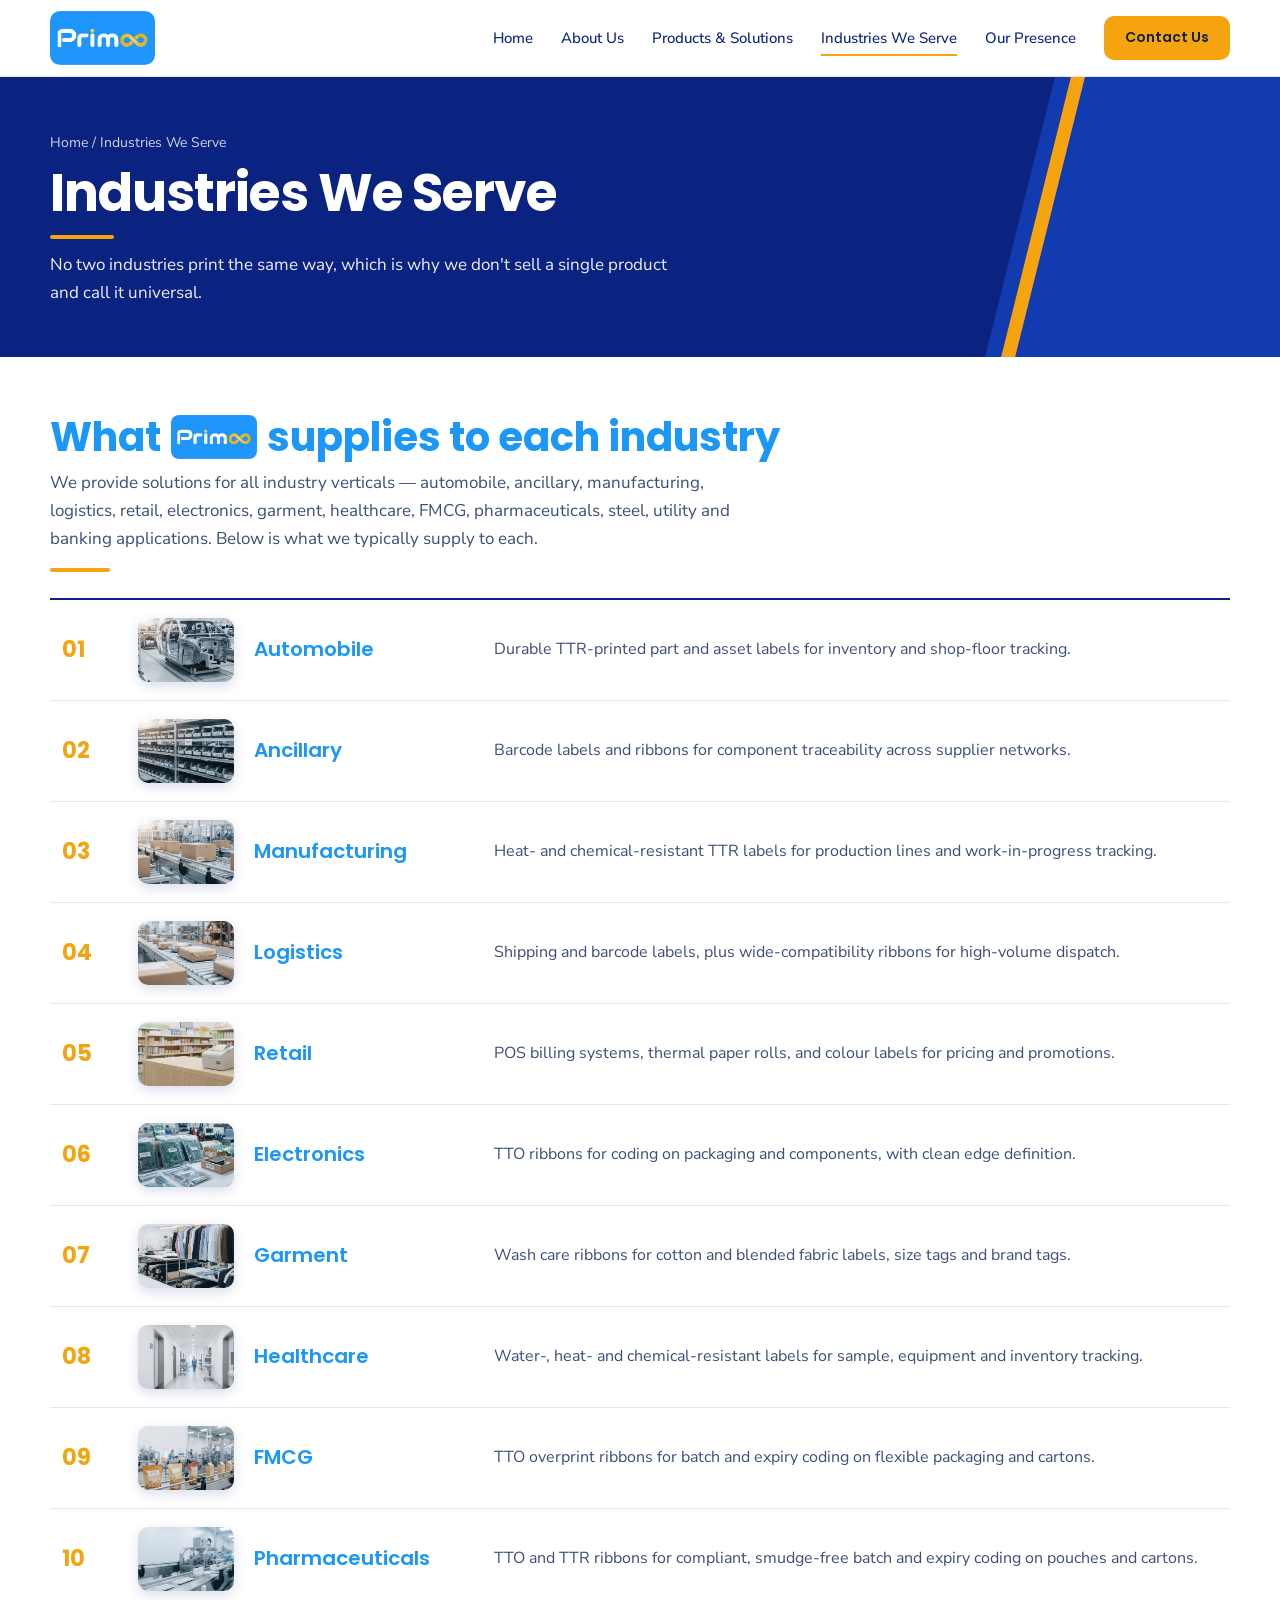
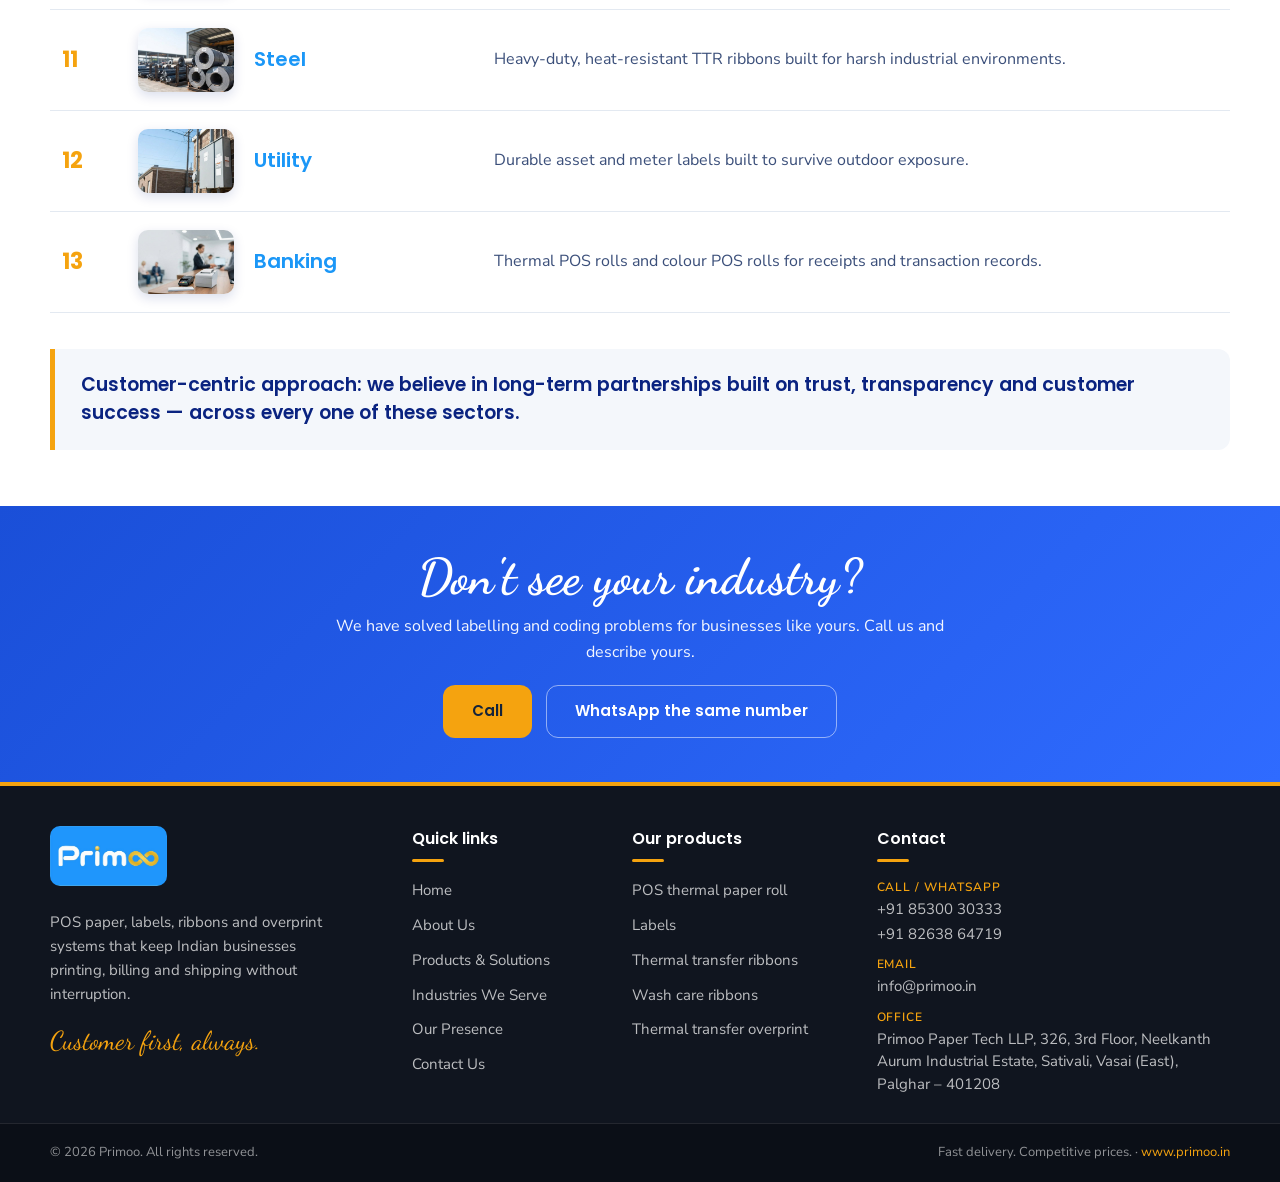
<file: industries.html>
<!DOCTYPE html>
<html lang="en">
<head>
<meta charset="UTF-8">
<meta name="viewport" content="width=device-width, initial-scale=1">
<title>Industries We Serve – Primoo</title>
<link rel="icon" type="image/png" sizes="32x32" href="favicon-32.png">
<link rel="icon" type="image/png" sizes="512x512" href="favicon.png">
<link rel="apple-touch-icon" href="apple-touch-icon.png">
<meta name="description" content="Primoo supplies automobile, manufacturing, logistics, retail, healthcare, FMCG, pharma, steel, utility and banking businesses.">
<link rel="preconnect" href="https://fonts.googleapis.com">
<link rel="stylesheet" href="https://fonts.googleapis.com/css2?family=Poppins:wght@400;500;600;700&family=Nunito+Sans:wght@400;500;600;700&family=Dancing+Script:wght@600;700&display=swap">
<link rel="stylesheet" href="styles.css">
</head>
<body>

<header class="site-header">
  <div class="container nav">
    <a href="index.html" class="logo"><img src="logo.jpg" alt="Primoo"></a>
    <input type="checkbox" id="menu-toggle" class="menu-toggle" aria-label="Toggle menu">
    <label for="menu-toggle" class="burger" aria-hidden="true"><span></span><span></span><span></span></label>
    <nav class="menu">
      <a href="index.html">Home</a>
      <a href="about.html">About Us</a>
      <a href="products.html">Products &amp; Solutions</a>
      <a href="industries.html" class="active">Industries We Serve</a>
      <a href="presence.html">Our Presence</a>
      <a href="contact.html" class="btn btn-sm">Contact Us</a>
    </nav>
  </div>
</header>

<section class="page-hero">
  <div class="container">
    <div class="crumbs"><a href="index.html">Home</a> / Industries We Serve</div>
    <h1>Industries We Serve</h1>
    <p>No two industries print the same way, which is why we don't sell a single product and call it universal.</p>
  </div>
</section>

<main>
<section class="section">
  <div class="container">
    <div class="sec-title"><h2>What <img class="h-logo" src="logo.jpg" alt="Primoo"> supplies to each industry</h2>
    <p>We provide solutions for all industry verticals — automobile, ancillary, manufacturing, logistics, retail, electronics, garment, healthcare, FMCG, pharmaceuticals, steel, utility and banking applications. Below is what we typically supply to each.</p></div>
    <div class="ind-list">
      <div class="ind"><span class="no">01</span><img class="ind-img" src="images/industries/thumbs/automobile.jpg" alt="Automobile" loading="lazy"><h3>Automobile</h3><p>Durable TTR-printed part and asset labels for inventory and shop-floor tracking.</p></div>
      <div class="ind"><span class="no">02</span><img class="ind-img" src="images/industries/thumbs/ancillary.jpg" alt="Ancillary" loading="lazy"><h3>Ancillary</h3><p>Barcode labels and ribbons for component traceability across supplier networks.</p></div>
      <div class="ind"><span class="no">03</span><img class="ind-img" src="images/industries/thumbs/manufacturing.jpg" alt="Manufacturing" loading="lazy"><h3>Manufacturing</h3><p>Heat- and chemical-resistant TTR labels for production lines and work-in-progress tracking.</p></div>
      <div class="ind"><span class="no">04</span><img class="ind-img" src="images/industries/thumbs/logistics.jpg" alt="Logistics" loading="lazy"><h3>Logistics</h3><p>Shipping and barcode labels, plus wide-compatibility ribbons for high-volume dispatch.</p></div>
      <div class="ind"><span class="no">05</span><img class="ind-img" src="images/industries/thumbs/retail.jpg" alt="Retail" loading="lazy"><h3>Retail</h3><p>POS billing systems, thermal paper rolls, and colour labels for pricing and promotions.</p></div>
      <div class="ind"><span class="no">06</span><img class="ind-img" src="images/industries/thumbs/electronics.jpg" alt="Electronics" loading="lazy"><h3>Electronics</h3><p>TTO ribbons for coding on packaging and components, with clean edge definition.</p></div>
      <div class="ind"><span class="no">07</span><img class="ind-img" src="images/industries/thumbs/garment.jpg" alt="Garment" loading="lazy"><h3>Garment</h3><p>Wash care ribbons for cotton and blended fabric labels, size tags and brand tags.</p></div>
      <div class="ind"><span class="no">08</span><img class="ind-img" src="images/industries/thumbs/healthcare.jpg" alt="Healthcare" loading="lazy"><h3>Healthcare</h3><p>Water-, heat- and chemical-resistant labels for sample, equipment and inventory tracking.</p></div>
      <div class="ind"><span class="no">09</span><img class="ind-img" src="images/industries/thumbs/fmcg.jpg" alt="FMCG" loading="lazy"><h3>FMCG</h3><p>TTO overprint ribbons for batch and expiry coding on flexible packaging and cartons.</p></div>
      <div class="ind"><span class="no">10</span><img class="ind-img" src="images/industries/thumbs/pharmaceuticals.jpg" alt="Pharmaceuticals" loading="lazy"><h3>Pharmaceuticals</h3><p>TTO and TTR ribbons for compliant, smudge-free batch and expiry coding on pouches and cartons.</p></div>
      <div class="ind"><span class="no">11</span><img class="ind-img" src="images/industries/thumbs/steel.jpg" alt="Steel" loading="lazy"><h3>Steel</h3><p>Heavy-duty, heat-resistant TTR ribbons built for harsh industrial environments.</p></div>
      <div class="ind"><span class="no">12</span><img class="ind-img" src="images/industries/thumbs/utility.jpg" alt="Utility" loading="lazy"><h3>Utility</h3><p>Durable asset and meter labels built to survive outdoor exposure.</p></div>
      <div class="ind"><span class="no">13</span><img class="ind-img" src="images/industries/thumbs/banking.jpg" alt="Banking" loading="lazy"><h3>Banking</h3><p>Thermal POS rolls and colour POS rolls for receipts and transaction records.</p></div>
    </div>
    <div class="quote" style="margin-top:36px">Customer-centric approach: we believe in long-term partnerships built on trust, transparency and customer success — across every one of these sectors.</div>
  </div>
</section>

<section class="cta slim">
  <div class="container cta-inner">
    <h2>Don't see your industry?</h2>
    <p>We have solved labelling and coding problems for businesses like yours. Call us and describe yours.</p>
    <div class="hero-actions center">
      <a href="tel:8530030333" class="btn btn-light">Call</a>
      <a href="https://wa.me/918530030333" class="btn btn-ghost">WhatsApp the same number</a>
    </div>
  </div>
</section>
</main>

<footer class="site-footer">
  <div class="container foot-grid">
    <div class="foot-col foot-brand">
      <a href="index.html" class="logo"><img src="logo.jpg" alt="Primoo"></a>
      <p>POS paper, labels, ribbons and overprint systems that keep Indian businesses printing, billing and shipping without interruption.</p>
      <p class="tag">Customer first, always.</p>
    </div>
    <div class="foot-col">
      <h4>Quick links</h4>
      <ul>
        <li><a href="index.html">Home</a></li>
        <li><a href="about.html">About Us</a></li>
        <li><a href="products.html">Products &amp; Solutions</a></li>
        <li><a href="industries.html">Industries We Serve</a></li>
        <li><a href="presence.html">Our Presence</a></li>
        <li><a href="contact.html">Contact Us</a></li>
      </ul>
    </div>
    <div class="foot-col">
      <h4>Our products</h4>
      <ul>
        <li><a href="products.html#rolls">POS thermal paper roll</a></li>
        <li><a href="products.html#labels">Labels</a></li>
        <li><a href="products.html#ttr">Thermal transfer ribbons</a></li>
        <li><a href="products.html#wash">Wash care ribbons</a></li>
        <li><a href="products.html#tto">Thermal transfer overprint</a></li>
      </ul>
    </div>
    <div class="foot-col">
      <h4>Contact</h4>
      <ul class="contact">
        <li><span>Call / WhatsApp</span><a href="tel:8530030333">+91 85300 30333</a><a href="tel:8263864719">+91 82638 64719</a></li>
        <li><span>Email</span><a href="mailto:info@primoo.in">info@primoo.in</a></li>
        <li><span>Office</span>Primoo Paper Tech LLP, 326, 3rd Floor, Neelkanth Aurum Industrial Estate, Sativali, Vasai (East), Palghar – 401208</li>
      </ul>
    </div>
  </div>
  <div class="foot-bar">
    <div class="container foot-bar-in">
      <p>© 2026 Primoo. All rights reserved.</p>
      <p>Fast delivery. Competitive prices. · <a href="https://primoo.in">www.primoo.in</a></p>
    </div>
  </div>
</footer>

</body>
</html>
</file>
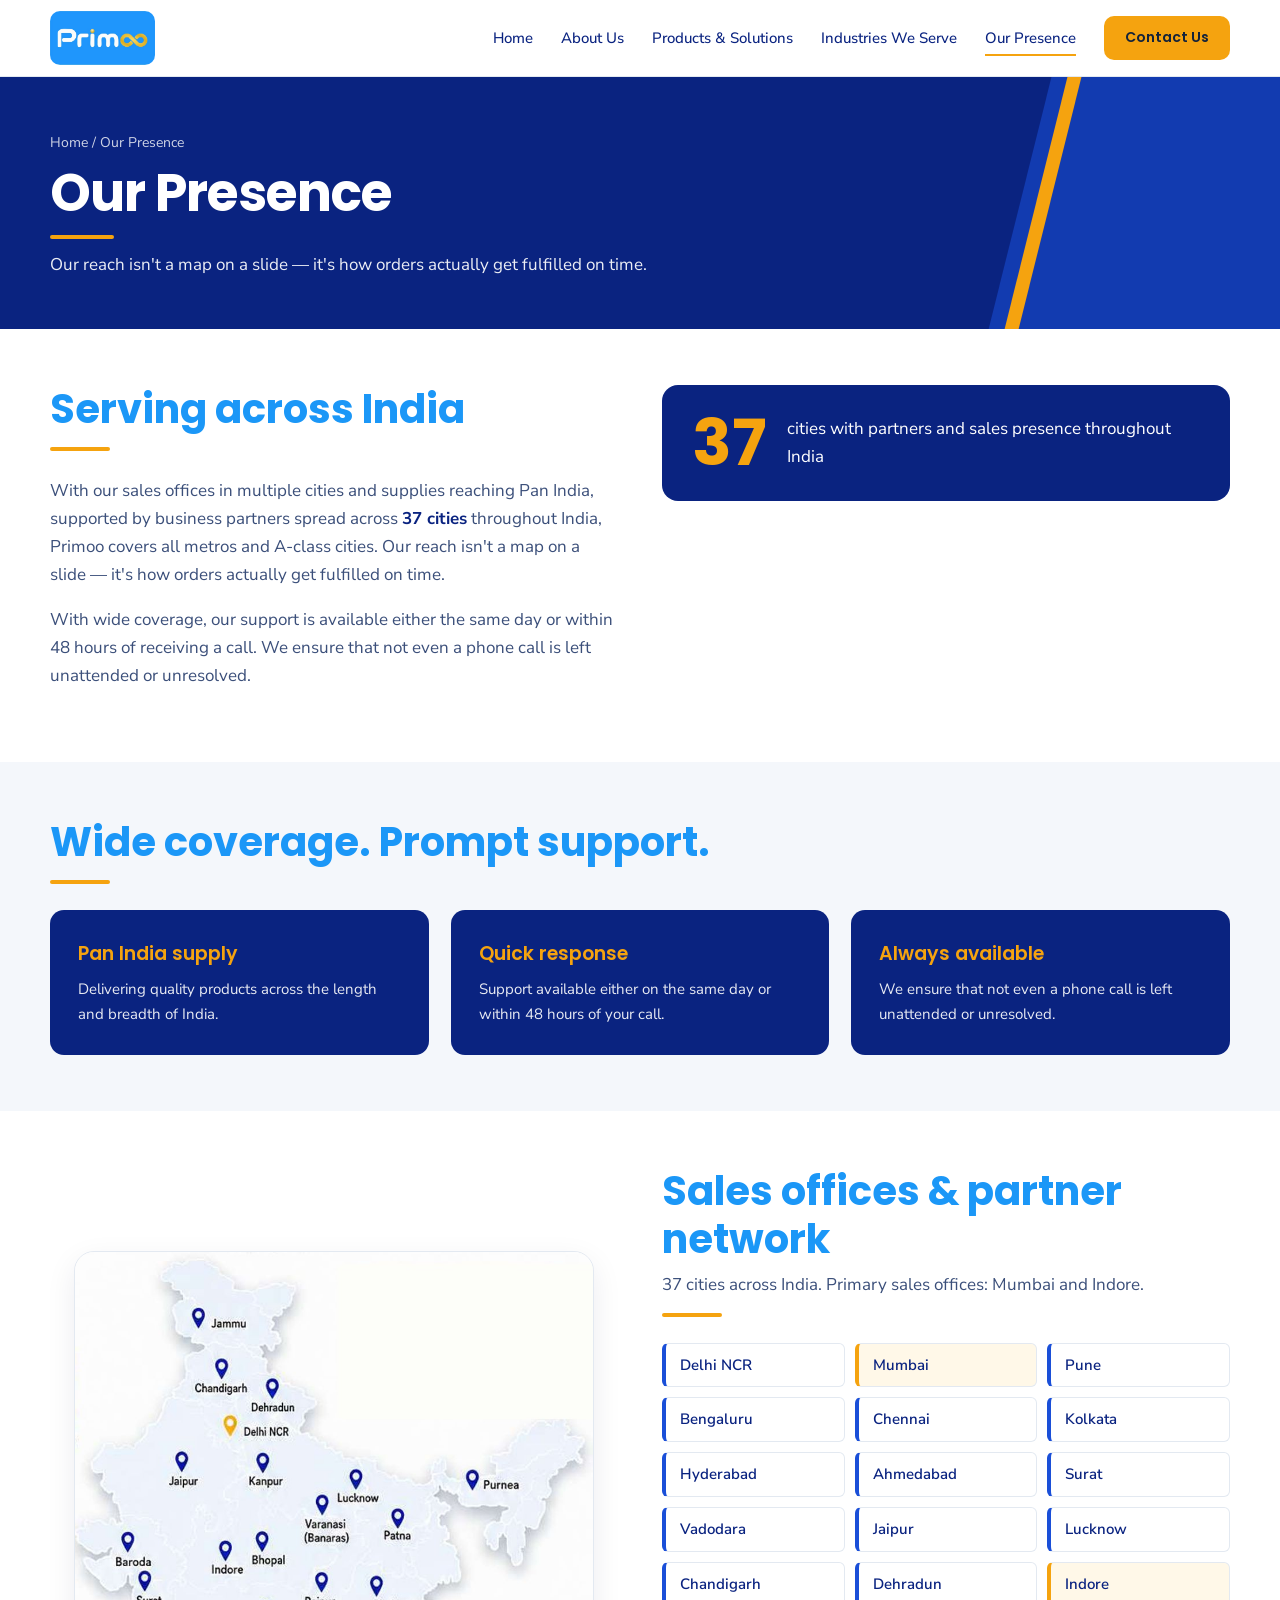
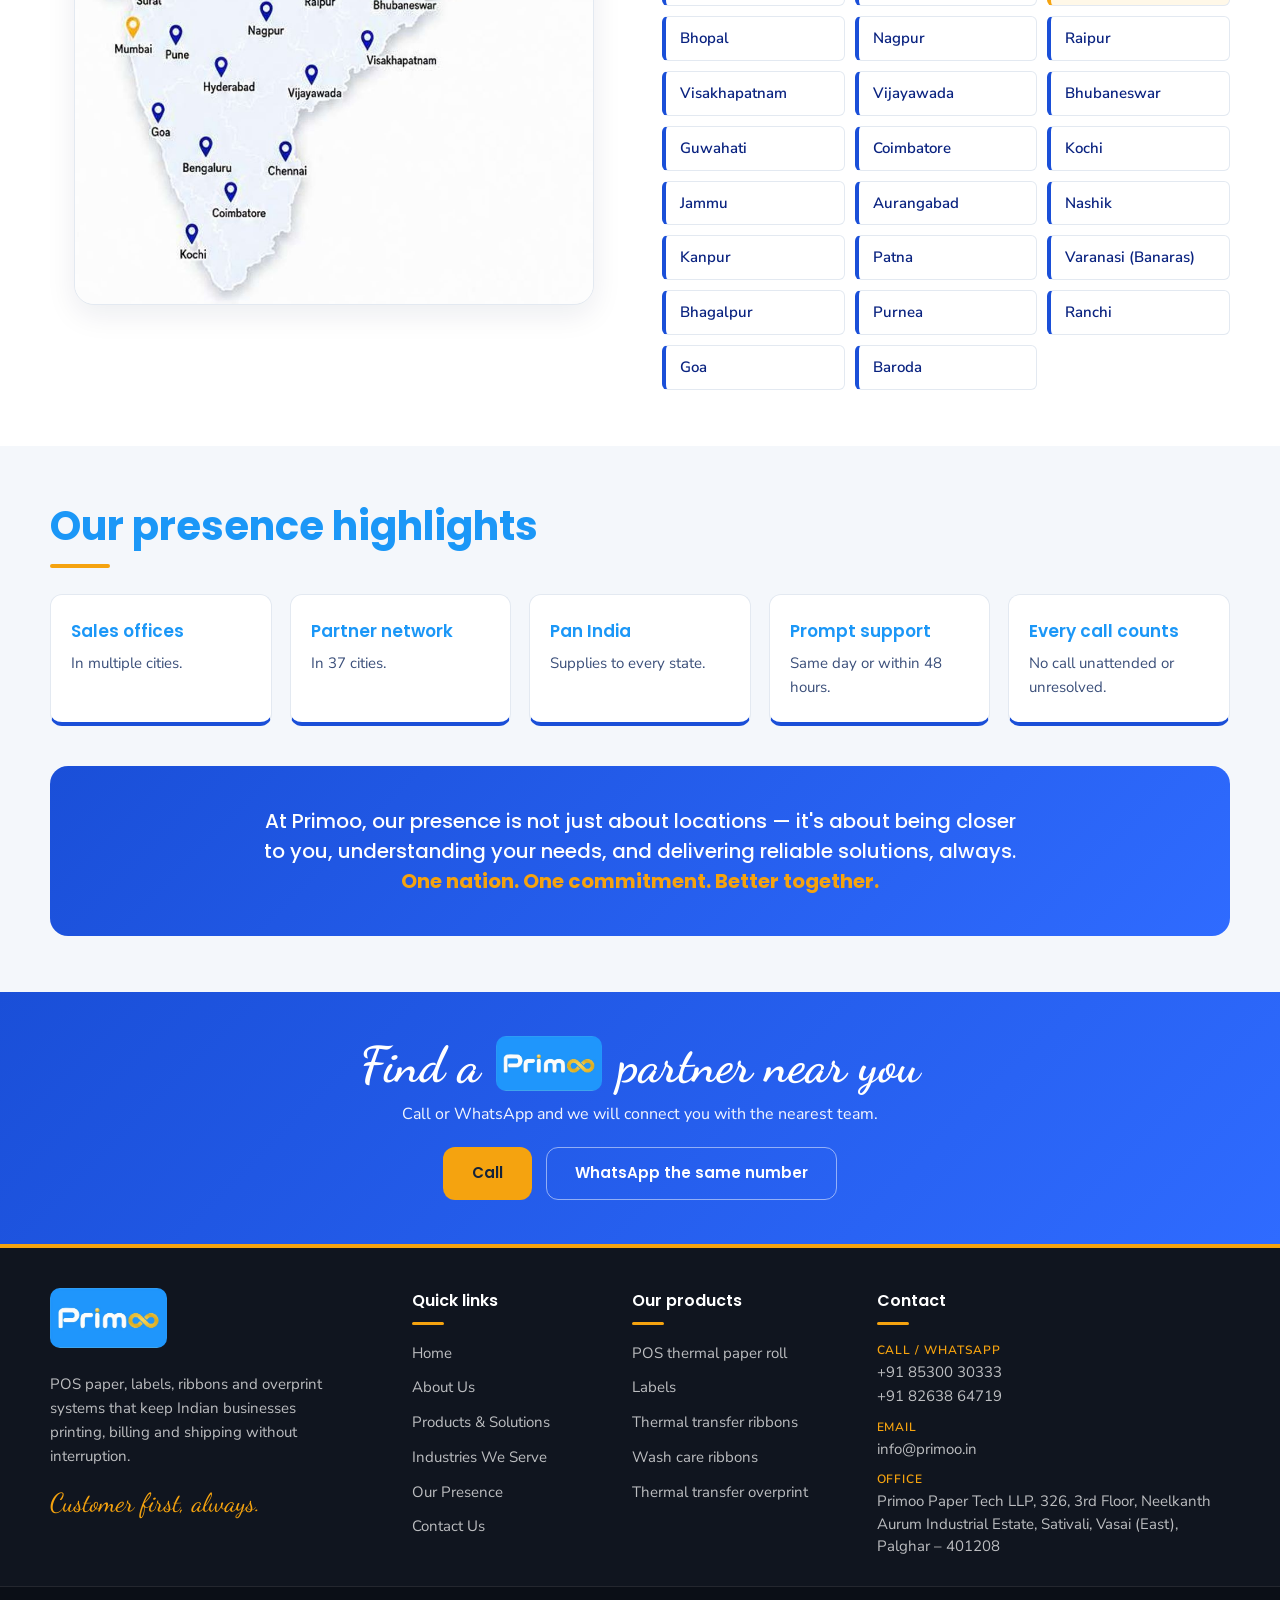
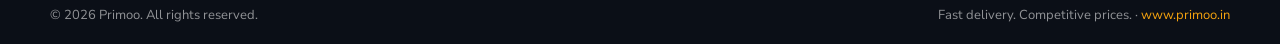
<file: presence.html>
<!DOCTYPE html>
<html lang="en">
<head>
<meta charset="UTF-8">
<meta name="viewport" content="width=device-width, initial-scale=1">
<title>Our Presence – Primoo</title>
<link rel="icon" type="image/png" sizes="32x32" href="favicon-32.png">
<link rel="icon" type="image/png" sizes="512x512" href="favicon.png">
<link rel="apple-touch-icon" href="apple-touch-icon.png">
<meta name="description" content="Sales offices in multiple cities, partner network in 37 cities and supply across India. Support same day or within 48 hours.">
<link rel="preconnect" href="https://fonts.googleapis.com">
<link rel="stylesheet" href="https://fonts.googleapis.com/css2?family=Poppins:wght@400;500;600;700&family=Nunito+Sans:wght@400;500;600;700&family=Dancing+Script:wght@600;700&display=swap">
<link rel="stylesheet" href="styles.css">
</head>
<body>

<header class="site-header">
  <div class="container nav">
    <a href="index.html" class="logo"><img src="logo.jpg" alt="Primoo"></a>
    <input type="checkbox" id="menu-toggle" class="menu-toggle" aria-label="Toggle menu">
    <label for="menu-toggle" class="burger" aria-hidden="true"><span></span><span></span><span></span></label>
    <nav class="menu">
      <a href="index.html">Home</a>
      <a href="about.html">About Us</a>
      <a href="products.html">Products &amp; Solutions</a>
      <a href="industries.html">Industries We Serve</a>
      <a href="presence.html" class="active">Our Presence</a>
      <a href="contact.html" class="btn btn-sm">Contact Us</a>
    </nav>
  </div>
</header>

<section class="page-hero">
  <div class="container">
    <div class="crumbs"><a href="index.html">Home</a> / Our Presence</div>
    <h1>Our Presence</h1>
    <p>Our reach isn't a map on a slide — it's how orders actually get fulfilled on time.</p>
  </div>
</section>

<main>
<section class="section">
  <div class="container two-col">
    <div class="prose">
      <div class="sec-title"><h2>Serving across India</h2></div>
      <p>With our sales offices in multiple cities and supplies reaching Pan India, supported by business partners spread across <strong>37 cities</strong> throughout India, Primoo covers all metros and A-class cities. Our reach isn't a map on a slide — it's how orders actually get fulfilled on time.</p>
      <p>With wide coverage, our support is available either the same day or within 48 hours of receiving a call. We ensure that not even a phone call is left unattended or unresolved.</p>
    </div>
    <div class="big-stat"><strong>37</strong><span>cities with partners and sales presence throughout India</span></div>
  </div>
</section>

<section class="section alt">
  <div class="container">
    <div class="sec-title"><h2>Wide coverage. Prompt support.</h2></div>
    <div class="pillars">
      <div class="pillar"><h3>Pan India supply</h3><p>Delivering quality products across the length and breadth of India.</p></div>
      <div class="pillar"><h3>Quick response</h3><p>Support available either on the same day or within 48 hours of your call.</p></div>
      <div class="pillar"><h3>Always available</h3><p>We ensure that not even a phone call is left unattended or unresolved.</p></div>
    </div>
  </div>
</section>

<section class="section">
  <div class="container map-wrap">
    <img src="images/india-map.jpg" alt="Map of India showing Primoo partner cities" loading="lazy">
    <div>
      <div class="sec-title"><h2>Sales offices &amp; partner network</h2><p>37 cities across India. Primary sales offices: Mumbai and Indore.</p></div>
      <ul class="cities">
        <li>Delhi NCR</li>
        <li class="hq">Mumbai</li>
        <li>Pune</li>
        <li>Bengaluru</li>
        <li>Chennai</li>
        <li>Kolkata</li>
        <li>Hyderabad</li>
        <li>Ahmedabad</li>
        <li>Surat</li>
        <li>Vadodara</li>
        <li>Jaipur</li>
        <li>Lucknow</li>
        <li>Chandigarh</li>
        <li>Dehradun</li>
        <li class="hq">Indore</li>
        <li>Bhopal</li>
        <li>Nagpur</li>
        <li>Raipur</li>
        <li>Visakhapatnam</li>
        <li>Vijayawada</li>
        <li>Bhubaneswar</li>
        <li>Guwahati</li>
        <li>Coimbatore</li>
        <li>Kochi</li>
        <li>Jammu</li>
        <li>Aurangabad</li>
        <li>Nashik</li>
        <li>Kanpur</li>
        <li>Patna</li>
        <li>Varanasi (Banaras)</li>
        <li>Bhagalpur</li>
        <li>Purnea</li>
        <li>Ranchi</li>
        <li>Goa</li>
        <li>Baroda</li>
      </ul>
    </div>
  </div>
</section>

<section class="section alt">
  <div class="container">
    <div class="sec-title"><h2>Our presence highlights</h2></div>
    <div class="tiles five">
      <div class="tile"><h3>Sales offices</h3><p>In multiple cities.</p></div>
      <div class="tile"><h3>Partner network</h3><p>In 37 cities.</p></div>
      <div class="tile"><h3>Pan India</h3><p>Supplies to every state.</p></div>
      <div class="tile"><h3>Prompt support</h3><p>Same day or within 48 hours.</p></div>
      <div class="tile"><h3>Every call counts</h3><p>No call unattended or unresolved.</p></div>
    </div>
    <div class="closing" style="margin-top:40px"><p>At Primoo, our presence is not just about locations — it's about being closer to you, understanding your needs, and delivering reliable solutions, always. <strong>One nation. One commitment. Better together.</strong></p></div>
  </div>
</section>

<section class="cta slim">
  <div class="container cta-inner">
    <h2>Find a <img class="h-logo" src="logo.jpg" alt="Primoo"> partner near you</h2>
    <p>Call or WhatsApp and we will connect you with the nearest team.</p>
    <div class="hero-actions center">
      <a href="tel:8530030333" class="btn btn-light">Call</a>
      <a href="https://wa.me/918530030333" class="btn btn-ghost">WhatsApp the same number</a>
    </div>
  </div>
</section>
</main>

<footer class="site-footer">
  <div class="container foot-grid">
    <div class="foot-col foot-brand">
      <a href="index.html" class="logo"><img src="logo.jpg" alt="Primoo"></a>
      <p>POS paper, labels, ribbons and overprint systems that keep Indian businesses printing, billing and shipping without interruption.</p>
      <p class="tag">Customer first, always.</p>
    </div>
    <div class="foot-col">
      <h4>Quick links</h4>
      <ul>
        <li><a href="index.html">Home</a></li>
        <li><a href="about.html">About Us</a></li>
        <li><a href="products.html">Products &amp; Solutions</a></li>
        <li><a href="industries.html">Industries We Serve</a></li>
        <li><a href="presence.html">Our Presence</a></li>
        <li><a href="contact.html">Contact Us</a></li>
      </ul>
    </div>
    <div class="foot-col">
      <h4>Our products</h4>
      <ul>
        <li><a href="products.html#rolls">POS thermal paper roll</a></li>
        <li><a href="products.html#labels">Labels</a></li>
        <li><a href="products.html#ttr">Thermal transfer ribbons</a></li>
        <li><a href="products.html#wash">Wash care ribbons</a></li>
        <li><a href="products.html#tto">Thermal transfer overprint</a></li>
      </ul>
    </div>
    <div class="foot-col">
      <h4>Contact</h4>
      <ul class="contact">
        <li><span>Call / WhatsApp</span><a href="tel:8530030333">+91 85300 30333</a><a href="tel:8263864719">+91 82638 64719</a></li>
        <li><span>Email</span><a href="mailto:info@primoo.in">info@primoo.in</a></li>
        <li><span>Office</span>Primoo Paper Tech LLP, 326, 3rd Floor, Neelkanth Aurum Industrial Estate, Sativali, Vasai (East), Palghar – 401208</li>
      </ul>
    </div>
  </div>
  <div class="foot-bar">
    <div class="container foot-bar-in">
      <p>© 2026 Primoo. All rights reserved.</p>
      <p>Fast delivery. Competitive prices. · <a href="https://primoo.in">www.primoo.in</a></p>
    </div>
  </div>
</footer>

</body>
</html>
</file>
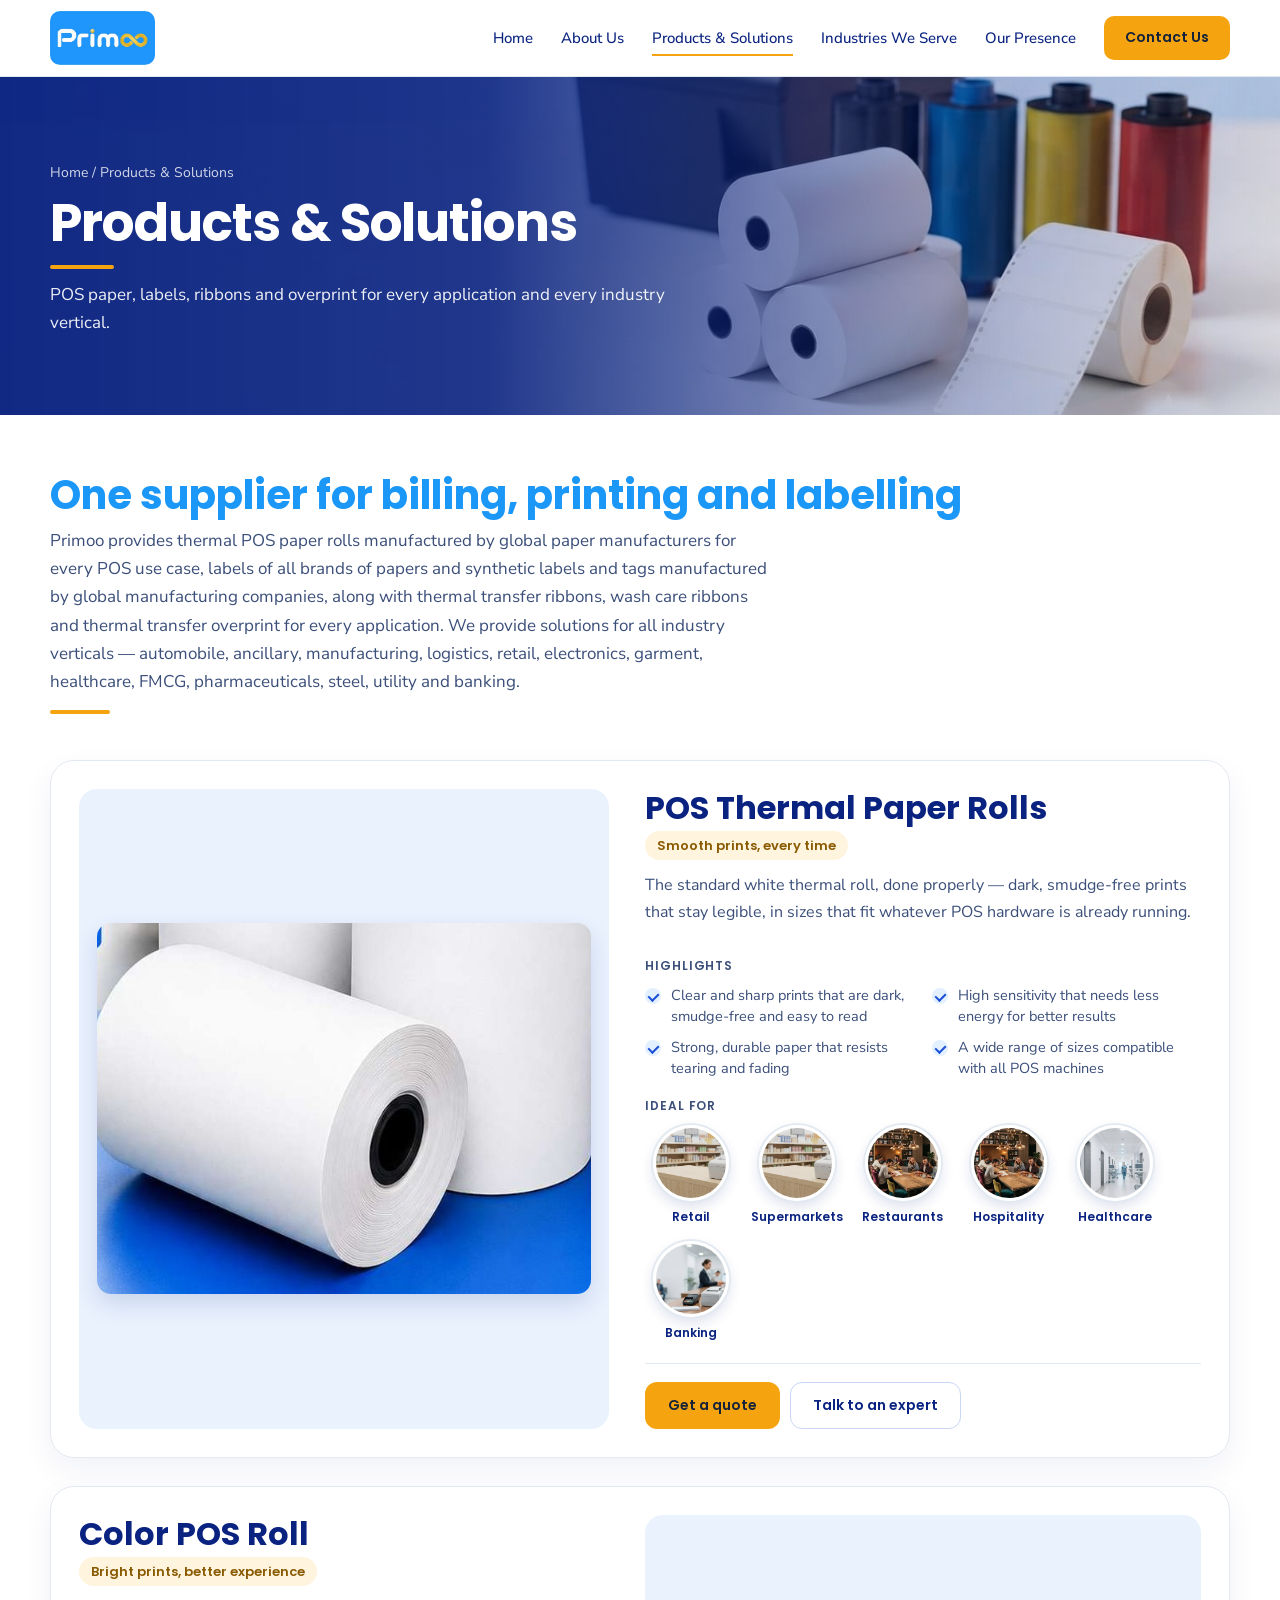
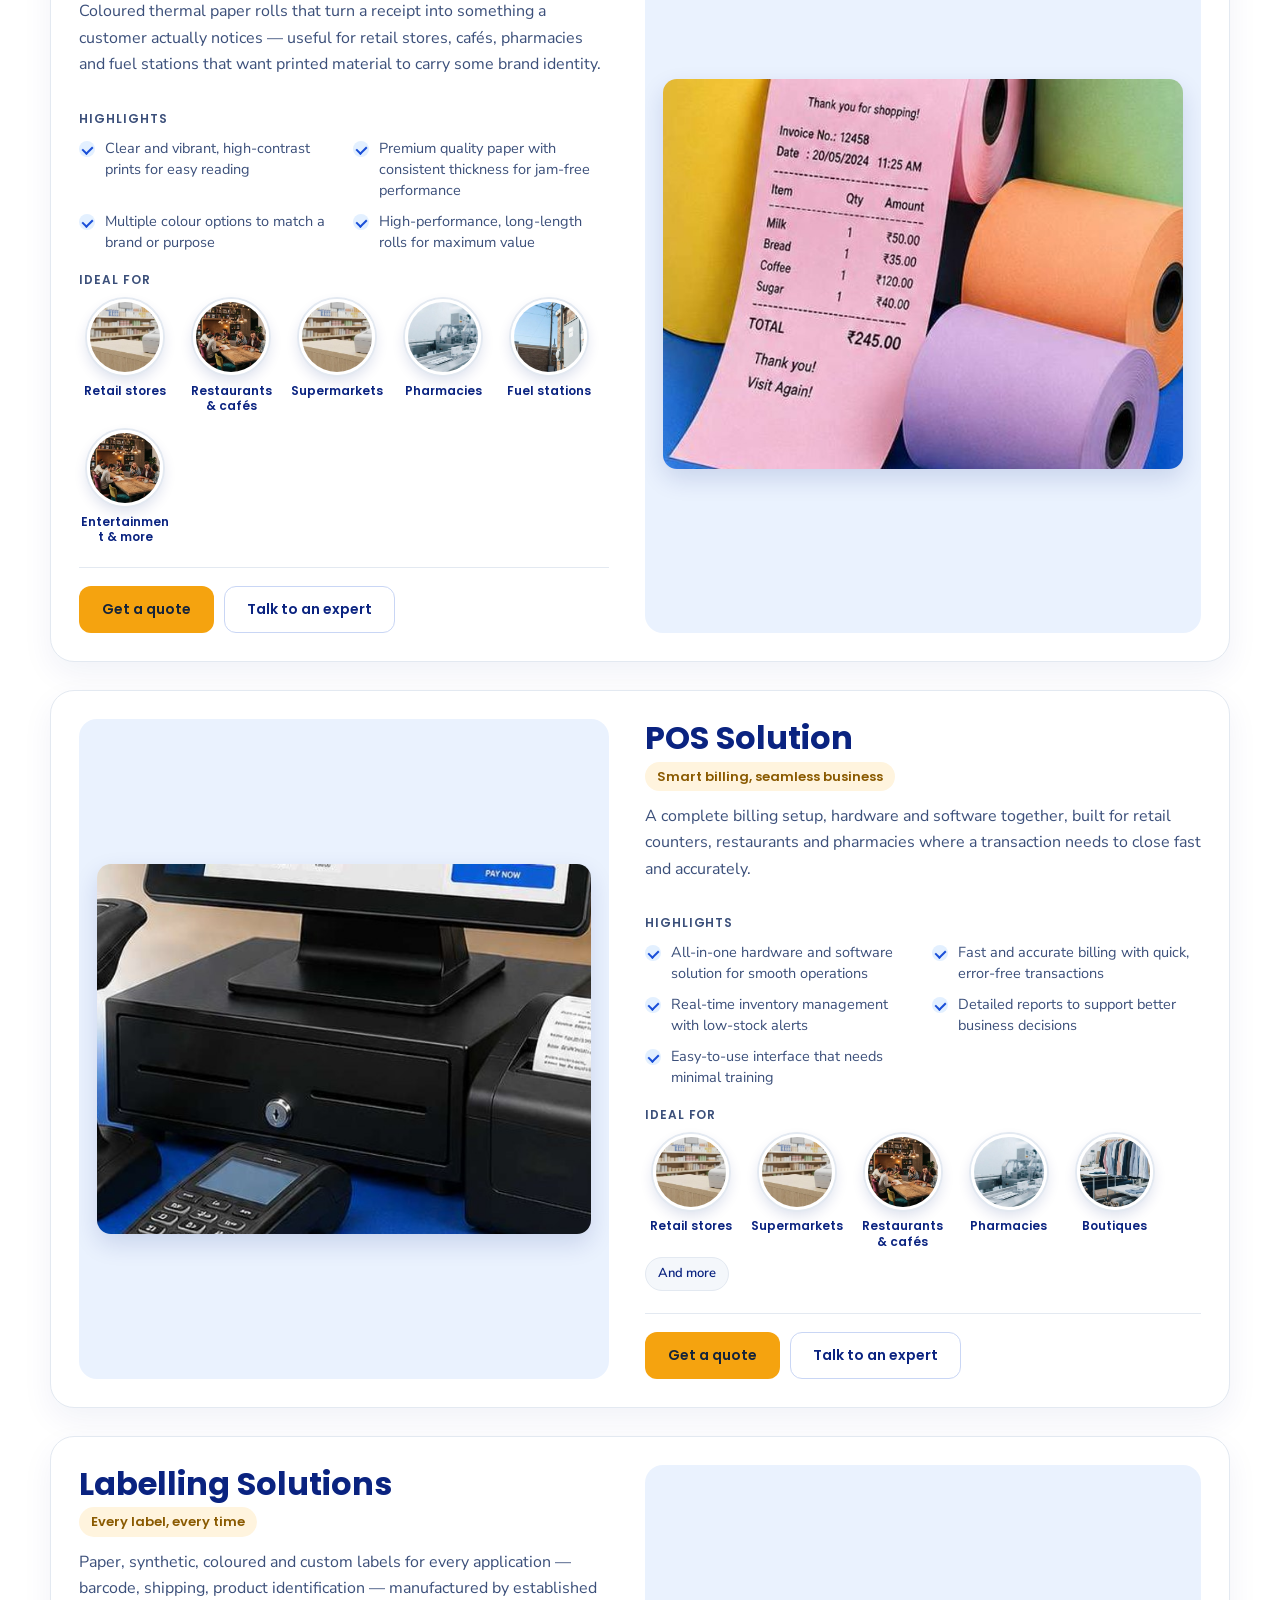
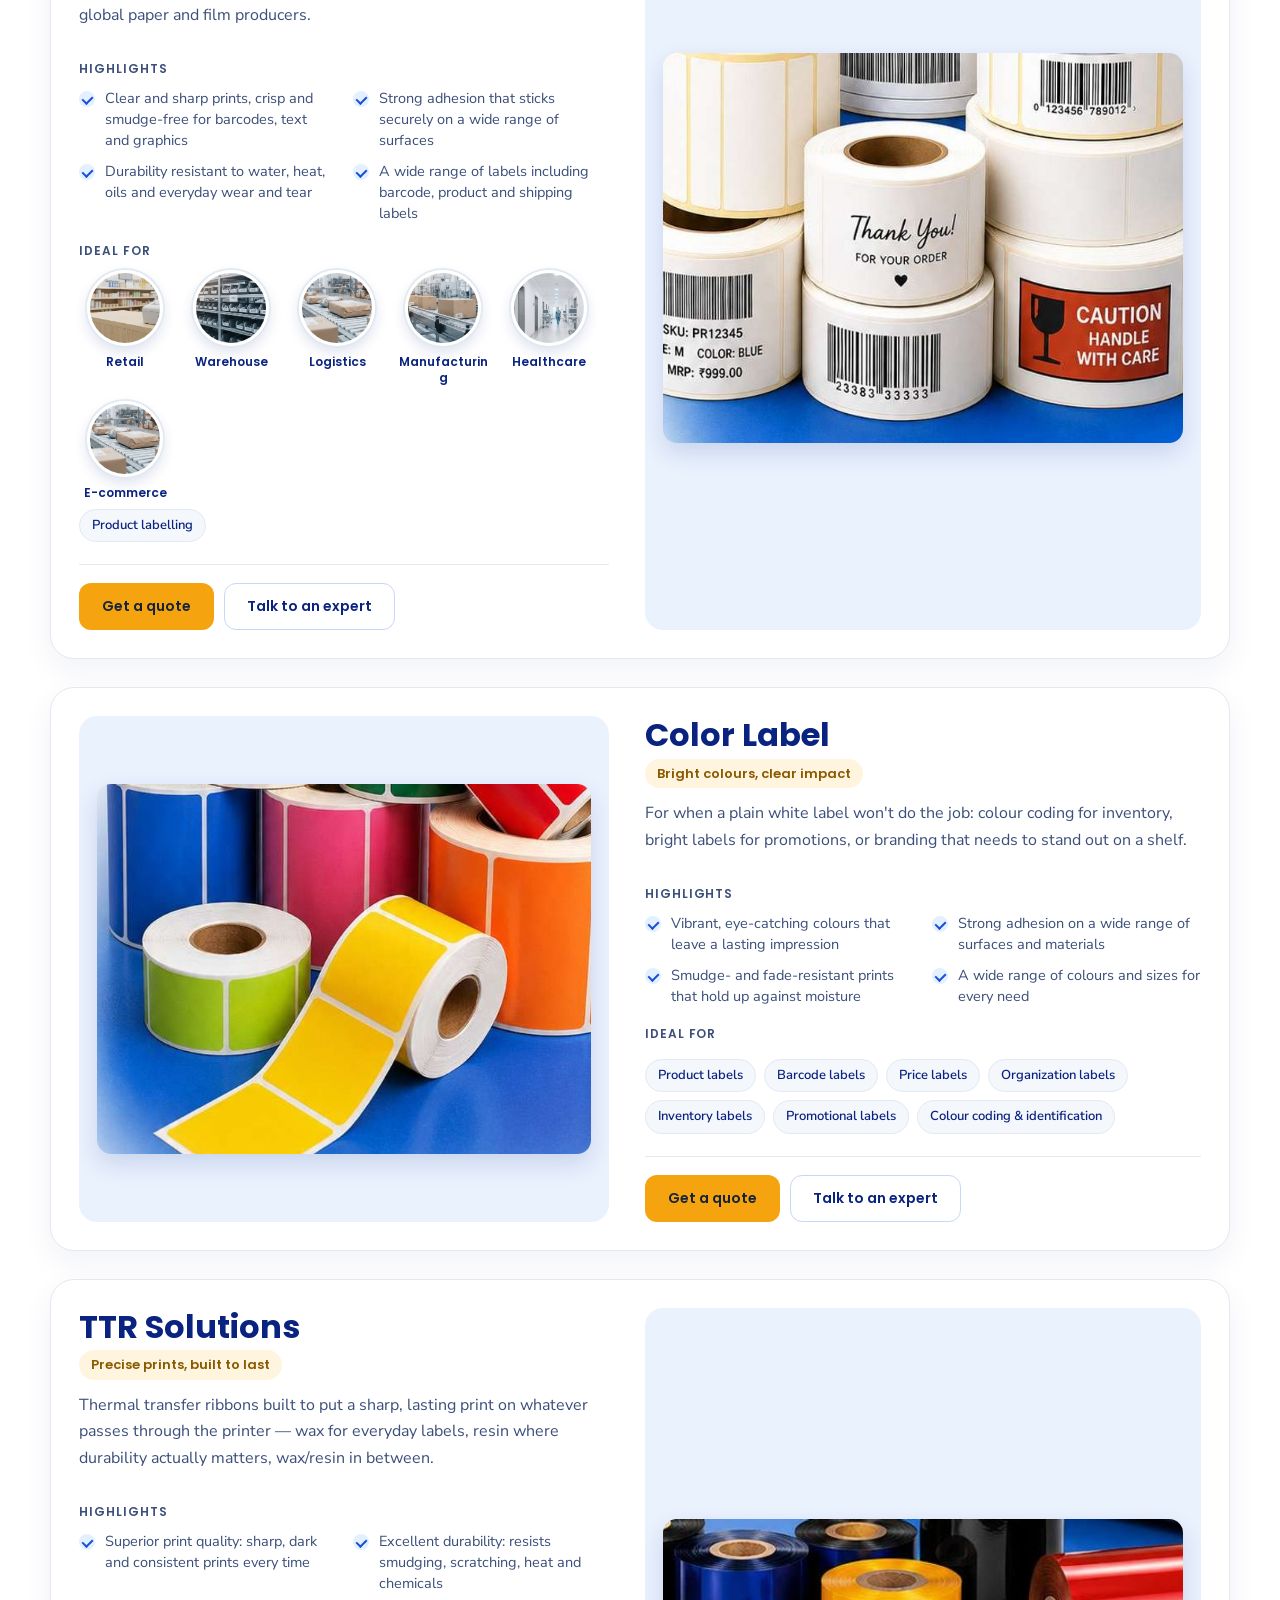
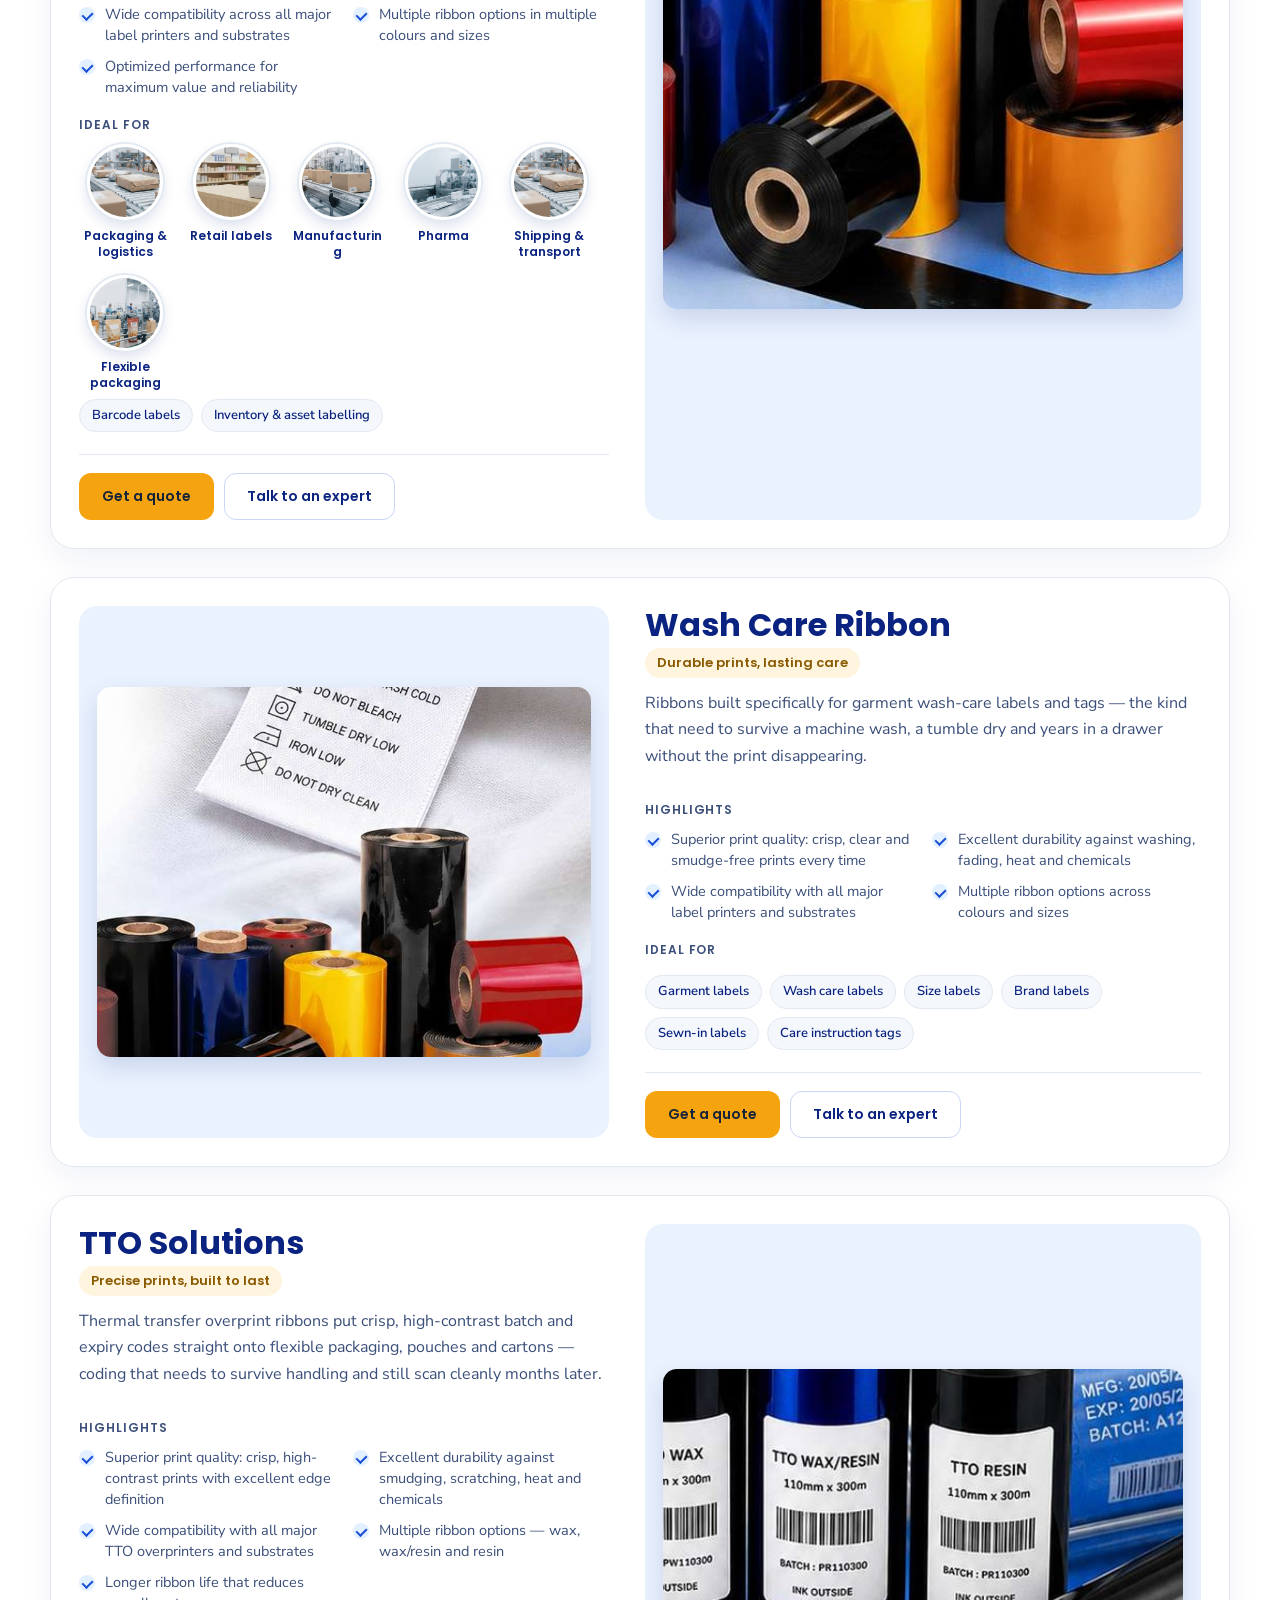
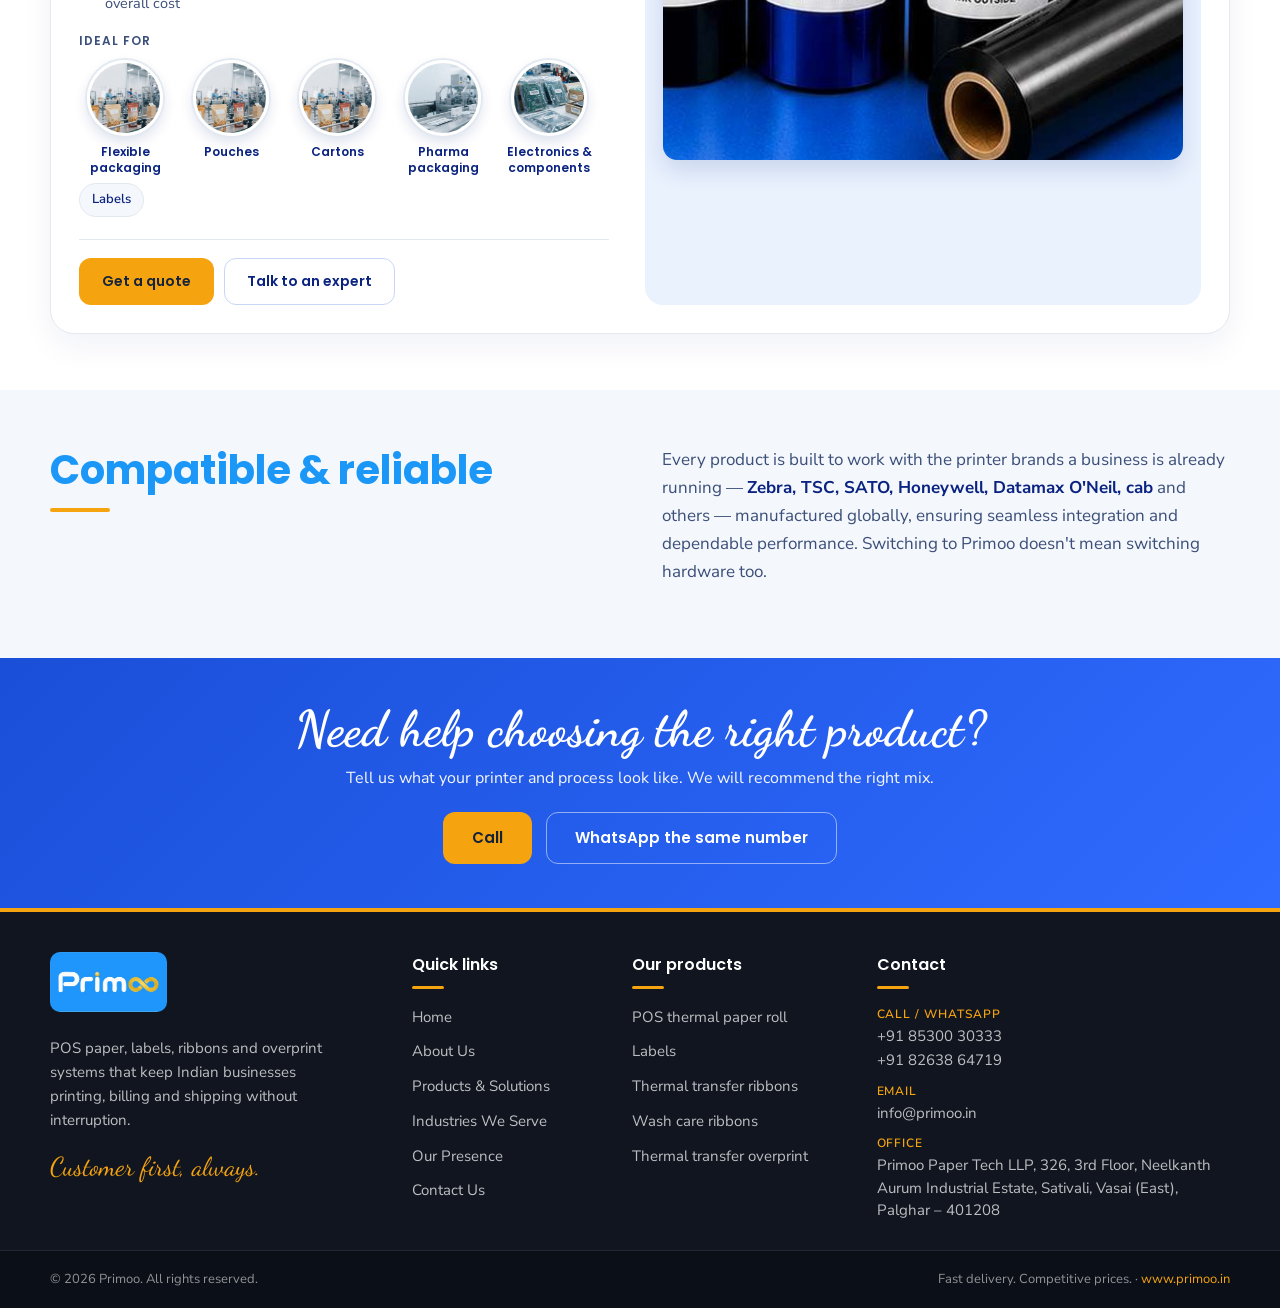
<file: products.html>
<!DOCTYPE html>
<html lang="en">
<head>
<meta charset="UTF-8">
<meta name="viewport" content="width=device-width, initial-scale=1">
<title>Products & Solutions – Primoo</title>
<link rel="icon" type="image/png" sizes="32x32" href="favicon-32.png">
<link rel="icon" type="image/png" sizes="512x512" href="favicon.png">
<link rel="apple-touch-icon" href="apple-touch-icon.png">
<meta name="description" content="POS thermal paper rolls, colour POS rolls, POS solutions, labels, colour labels, thermal transfer ribbons, wash care ribbons and thermal transfer overprint from Primoo.">
<link rel="preconnect" href="https://fonts.googleapis.com">
<link rel="stylesheet" href="https://fonts.googleapis.com/css2?family=Poppins:wght@400;500;600;700&family=Nunito+Sans:wght@400;500;600;700&family=Dancing+Script:wght@600;700&display=swap">
<link rel="stylesheet" href="styles.css">
</head>
<body>

<header class="site-header">
  <div class="container nav">
    <a href="index.html" class="logo"><img src="logo.jpg" alt="Primoo"></a>
    <input type="checkbox" id="menu-toggle" class="menu-toggle" aria-label="Toggle menu">
    <label for="menu-toggle" class="burger" aria-hidden="true"><span></span><span></span><span></span></label>
    <nav class="menu">
      <a href="index.html">Home</a>
      <a href="about.html">About Us</a>
      <a href="products.html" class="active">Products &amp; Solutions</a>
      <a href="industries.html">Industries We Serve</a>
      <a href="presence.html">Our Presence</a>
      <a href="contact.html" class="btn btn-sm">Contact Us</a>
    </nav>
  </div>
</header>

<section class="page-hero photo">
  <div class="container">
    <div class="crumbs"><a href="index.html">Home</a> / Products &amp; Solutions</div>
    <h1>Products &amp; Solutions</h1>
    <p>POS paper, labels, ribbons and overprint for every application and every industry vertical.</p>
  </div>
</section>

<main>
<section class="section" style="padding-bottom:10px">
  <div class="container">
    <div class="sec-title"><h2>One supplier for billing, printing and labelling</h2>
    <p>Primoo provides thermal POS paper rolls manufactured by global paper manufacturers for every POS use case, labels of all brands of papers and synthetic labels and tags manufactured by global manufacturing companies, along with thermal transfer ribbons, wash care ribbons and thermal transfer overprint for every application. We provide solutions for all industry verticals — automobile, ancillary, manufacturing, logistics, retail, electronics, garment, healthcare, FMCG, pharmaceuticals, steel, utility and banking.</p></div>
  </div>
</section>

<section class="section" style="padding-top:10px">
  <div class="container">

  <article class="prod" id="rolls">
    <div class="prod-img"><img src="images/prod-rolls.jpg" alt="POS thermal paper rolls" loading="lazy"></div>
    <div>
      <h2>POS Thermal Paper Rolls</h2>
      <p class="sub">Smooth prints, every time</p>
      <p>The standard white thermal roll, done properly — dark, smudge-free prints that stay legible, in sizes that fit whatever POS hardware is already running.</p>
      <div class="mini-h">Highlights</div>
      <ul class="check-list"><li>Clear and sharp prints that are dark, smudge-free and easy to read</li><li>High sensitivity that needs less energy for better results</li><li>Strong, durable paper that resists tearing and fading</li><li>A wide range of sizes compatible with all POS machines</li></ul>
      <div class="mini-h">Ideal for</div>
      <ul class="apps"><li><img src="images/industries/thumbs/retail.jpg" alt="" loading="lazy"><span>Retail</span></li><li><img src="images/industries/thumbs/retail.jpg" alt="" loading="lazy"><span>Supermarkets</span></li><li><img src="images/industries/thumbs/hospitality.jpg" alt="" loading="lazy"><span>Restaurants</span></li><li><img src="images/industries/thumbs/hospitality.jpg" alt="" loading="lazy"><span>Hospitality</span></li><li><img src="images/industries/thumbs/healthcare.jpg" alt="" loading="lazy"><span>Healthcare</span></li><li><img src="images/industries/thumbs/banking.jpg" alt="" loading="lazy"><span>Banking</span></li></ul>
      <div class="prod-cta"><a class="btn" href="contact.html">Get a quote</a><a class="btn btn-outline" href="contact.html">Talk to an expert</a></div>
    </div>
  </article>
<article class="prod" id="colorpos">
    <div class="prod-img"><img src="images/prod-colorpos.jpg" alt="Colour POS rolls" loading="lazy"></div>
    <div>
      <h2>Color POS Roll</h2>
      <p class="sub">Bright prints, better experience</p>
      <p>Coloured thermal paper rolls that turn a receipt into something a customer actually notices — useful for retail stores, cafés, pharmacies and fuel stations that want printed material to carry some brand identity.</p>
      <div class="mini-h">Highlights</div>
      <ul class="check-list"><li>Clear and vibrant, high-contrast prints for easy reading</li><li>Premium quality paper with consistent thickness for jam-free performance</li><li>Multiple colour options to match a brand or purpose</li><li>High-performance, long-length rolls for maximum value</li></ul>
      <div class="mini-h">Ideal for</div>
      <ul class="apps"><li><img src="images/industries/thumbs/retail.jpg" alt="" loading="lazy"><span>Retail stores</span></li><li><img src="images/industries/thumbs/hospitality.jpg" alt="" loading="lazy"><span>Restaurants &amp; cafés</span></li><li><img src="images/industries/thumbs/retail.jpg" alt="" loading="lazy"><span>Supermarkets</span></li><li><img src="images/industries/thumbs/pharmaceuticals.jpg" alt="" loading="lazy"><span>Pharmacies</span></li><li><img src="images/industries/thumbs/utility.jpg" alt="" loading="lazy"><span>Fuel stations</span></li><li><img src="images/industries/thumbs/hospitality.jpg" alt="" loading="lazy"><span>Entertainment &amp; more</span></li></ul>
      <div class="prod-cta"><a class="btn" href="contact.html">Get a quote</a><a class="btn btn-outline" href="contact.html">Talk to an expert</a></div>
    </div>
  </article>
<article class="prod" id="pos">
    <div class="prod-img"><img src="images/prod-pos.jpg" alt="POS billing system" loading="lazy"></div>
    <div>
      <h2>POS Solution</h2>
      <p class="sub">Smart billing, seamless business</p>
      <p>A complete billing setup, hardware and software together, built for retail counters, restaurants and pharmacies where a transaction needs to close fast and accurately.</p>
      <div class="mini-h">Highlights</div>
      <ul class="check-list"><li>All-in-one hardware and software solution for smooth operations</li><li>Fast and accurate billing with quick, error-free transactions</li><li>Real-time inventory management with low-stock alerts</li><li>Detailed reports to support better business decisions</li><li>Easy-to-use interface that needs minimal training</li></ul>
      <div class="mini-h">Ideal for</div>
      <ul class="apps"><li><img src="images/industries/thumbs/retail.jpg" alt="" loading="lazy"><span>Retail stores</span></li><li><img src="images/industries/thumbs/retail.jpg" alt="" loading="lazy"><span>Supermarkets</span></li><li><img src="images/industries/thumbs/hospitality.jpg" alt="" loading="lazy"><span>Restaurants &amp; cafés</span></li><li><img src="images/industries/thumbs/pharmaceuticals.jpg" alt="" loading="lazy"><span>Pharmacies</span></li><li><img src="images/industries/thumbs/garment.jpg" alt="" loading="lazy"><span>Boutiques</span></li></ul><ul class="tags"><li>And more</li></ul>
      <div class="prod-cta"><a class="btn" href="contact.html">Get a quote</a><a class="btn btn-outline" href="contact.html">Talk to an expert</a></div>
    </div>
  </article>
<article class="prod" id="labels">
    <div class="prod-img"><img src="images/prod-labelling.jpg" alt="Barcode and shipping labels" loading="lazy"></div>
    <div>
      <h2>Labelling Solutions</h2>
      <p class="sub">Every label, every time</p>
      <p>Paper, synthetic, coloured and custom labels for every application — barcode, shipping, product identification — manufactured by established global paper and film producers.</p>
      <div class="mini-h">Highlights</div>
      <ul class="check-list"><li>Clear and sharp prints, crisp and smudge-free for barcodes, text and graphics</li><li>Strong adhesion that sticks securely on a wide range of surfaces</li><li>Durability resistant to water, heat, oils and everyday wear and tear</li><li>A wide range of labels including barcode, product and shipping labels</li></ul>
      <div class="mini-h">Ideal for</div>
      <ul class="apps"><li><img src="images/industries/thumbs/retail.jpg" alt="" loading="lazy"><span>Retail</span></li><li><img src="images/industries/thumbs/ancillary.jpg" alt="" loading="lazy"><span>Warehouse</span></li><li><img src="images/industries/thumbs/logistics.jpg" alt="" loading="lazy"><span>Logistics</span></li><li><img src="images/industries/thumbs/manufacturing.jpg" alt="" loading="lazy"><span>Manufacturing</span></li><li><img src="images/industries/thumbs/healthcare.jpg" alt="" loading="lazy"><span>Healthcare</span></li><li><img src="images/industries/thumbs/logistics.jpg" alt="" loading="lazy"><span>E-commerce</span></li></ul><ul class="tags"><li>Product labelling</li></ul>
      <div class="prod-cta"><a class="btn" href="contact.html">Get a quote</a><a class="btn btn-outline" href="contact.html">Talk to an expert</a></div>
    </div>
  </article>
<article class="prod" id="colorlabel">
    <div class="prod-img"><img src="images/prod-colorlabel.jpg" alt="Colour labels" loading="lazy"></div>
    <div>
      <h2>Color Label</h2>
      <p class="sub">Bright colours, clear impact</p>
      <p>For when a plain white label won't do the job: colour coding for inventory, bright labels for promotions, or branding that needs to stand out on a shelf.</p>
      <div class="mini-h">Highlights</div>
      <ul class="check-list"><li>Vibrant, eye-catching colours that leave a lasting impression</li><li>Strong adhesion on a wide range of surfaces and materials</li><li>Smudge- and fade-resistant prints that hold up against moisture</li><li>A wide range of colours and sizes for every need</li></ul>
      <div class="mini-h">Ideal for</div>
      <ul class="tags"><li>Product labels</li><li>Barcode labels</li><li>Price labels</li><li>Organization labels</li><li>Inventory labels</li><li>Promotional labels</li><li>Colour coding &amp; identification</li></ul>
      <div class="prod-cta"><a class="btn" href="contact.html">Get a quote</a><a class="btn btn-outline" href="contact.html">Talk to an expert</a></div>
    </div>
  </article>
<article class="prod" id="ttr">
    <div class="prod-img"><img src="images/prod-ttr.jpg" alt="Thermal transfer ribbons" loading="lazy"></div>
    <div>
      <h2>TTR Solutions</h2>
      <p class="sub">Precise prints, built to last</p>
      <p>Thermal transfer ribbons built to put a sharp, lasting print on whatever passes through the printer — wax for everyday labels, resin where durability actually matters, wax/resin in between.</p>
      <div class="mini-h">Highlights</div>
      <ul class="check-list"><li>Superior print quality: sharp, dark and consistent prints every time</li><li>Excellent durability: resists smudging, scratching, heat and chemicals</li><li>Wide compatibility across all major label printers and substrates</li><li>Multiple ribbon options in multiple colours and sizes</li><li>Optimized performance for maximum value and reliability</li></ul>
      <div class="mini-h">Ideal for</div>
      <ul class="apps"><li><img src="images/industries/thumbs/logistics.jpg" alt="" loading="lazy"><span>Packaging &amp; logistics</span></li><li><img src="images/industries/thumbs/retail.jpg" alt="" loading="lazy"><span>Retail labels</span></li><li><img src="images/industries/thumbs/manufacturing.jpg" alt="" loading="lazy"><span>Manufacturing</span></li><li><img src="images/industries/thumbs/pharmaceuticals.jpg" alt="" loading="lazy"><span>Pharma</span></li><li><img src="images/industries/thumbs/logistics.jpg" alt="" loading="lazy"><span>Shipping &amp; transport</span></li><li><img src="images/industries/thumbs/fmcg.jpg" alt="" loading="lazy"><span>Flexible packaging</span></li></ul><ul class="tags"><li>Barcode labels</li><li>Inventory &amp; asset labelling</li></ul>
      <div class="prod-cta"><a class="btn" href="contact.html">Get a quote</a><a class="btn btn-outline" href="contact.html">Talk to an expert</a></div>
    </div>
  </article>
<article class="prod" id="wash">
    <div class="prod-img"><img src="images/prod-wash.jpg" alt="Wash care ribbons" loading="lazy"></div>
    <div>
      <h2>Wash Care Ribbon</h2>
      <p class="sub">Durable prints, lasting care</p>
      <p>Ribbons built specifically for garment wash-care labels and tags — the kind that need to survive a machine wash, a tumble dry and years in a drawer without the print disappearing.</p>
      <div class="mini-h">Highlights</div>
      <ul class="check-list"><li>Superior print quality: crisp, clear and smudge-free prints every time</li><li>Excellent durability against washing, fading, heat and chemicals</li><li>Wide compatibility with all major label printers and substrates</li><li>Multiple ribbon options across colours and sizes</li></ul>
      <div class="mini-h">Ideal for</div>
      <ul class="tags"><li>Garment labels</li><li>Wash care labels</li><li>Size labels</li><li>Brand labels</li><li>Sewn-in labels</li><li>Care instruction tags</li></ul>
      <div class="prod-cta"><a class="btn" href="contact.html">Get a quote</a><a class="btn btn-outline" href="contact.html">Talk to an expert</a></div>
    </div>
  </article>
<article class="prod" id="tto">
    <div class="prod-img"><img src="images/prod-tto.jpg" alt="Thermal transfer overprint ribbons" loading="lazy"></div>
    <div>
      <h2>TTO Solutions</h2>
      <p class="sub">Precise prints, built to last</p>
      <p>Thermal transfer overprint ribbons put crisp, high-contrast batch and expiry codes straight onto flexible packaging, pouches and cartons — coding that needs to survive handling and still scan cleanly months later.</p>
      <div class="mini-h">Highlights</div>
      <ul class="check-list"><li>Superior print quality: crisp, high-contrast prints with excellent edge definition</li><li>Excellent durability against smudging, scratching, heat and chemicals</li><li>Wide compatibility with all major TTO overprinters and substrates</li><li>Multiple ribbon options — wax, wax/resin and resin</li><li>Longer ribbon life that reduces overall cost</li></ul>
      <div class="mini-h">Ideal for</div>
      <ul class="apps"><li><img src="images/industries/thumbs/fmcg.jpg" alt="" loading="lazy"><span>Flexible packaging</span></li><li><img src="images/industries/thumbs/fmcg.jpg" alt="" loading="lazy"><span>Pouches</span></li><li><img src="images/industries/thumbs/fmcg.jpg" alt="" loading="lazy"><span>Cartons</span></li><li><img src="images/industries/thumbs/pharmaceuticals.jpg" alt="" loading="lazy"><span>Pharma packaging</span></li><li><img src="images/industries/thumbs/electronics.jpg" alt="" loading="lazy"><span>Electronics &amp; components</span></li></ul><ul class="tags"><li>Labels</li></ul>
      <div class="prod-cta"><a class="btn" href="contact.html">Get a quote</a><a class="btn btn-outline" href="contact.html">Talk to an expert</a></div>
    </div>
  </article>
  </div>
</section>

<section class="section alt">
  <div class="container two-col">
    <div class="sec-title" style="margin:0"><h2>Compatible &amp; reliable</h2></div>
    <div class="prose"><p>Every product is built to work with the printer brands a business is already running — <strong>Zebra, TSC, SATO, Honeywell, Datamax O'Neil, cab</strong> and others — manufactured globally, ensuring seamless integration and dependable performance. Switching to Primoo doesn't mean switching hardware too.</p></div>
  </div>
</section>

<section class="cta slim">
  <div class="container cta-inner">
    <h2>Need help choosing the right product?</h2>
    <p>Tell us what your printer and process look like. We will recommend the right mix.</p>
    <div class="hero-actions center">
      <a href="tel:8530030333" class="btn btn-light">Call</a>
      <a href="https://wa.me/918530030333" class="btn btn-ghost">WhatsApp the same number</a>
    </div>
  </div>
</section>
</main>

<footer class="site-footer">
  <div class="container foot-grid">
    <div class="foot-col foot-brand">
      <a href="index.html" class="logo"><img src="logo.jpg" alt="Primoo"></a>
      <p>POS paper, labels, ribbons and overprint systems that keep Indian businesses printing, billing and shipping without interruption.</p>
      <p class="tag">Customer first, always.</p>
    </div>
    <div class="foot-col">
      <h4>Quick links</h4>
      <ul>
        <li><a href="index.html">Home</a></li>
        <li><a href="about.html">About Us</a></li>
        <li><a href="products.html">Products &amp; Solutions</a></li>
        <li><a href="industries.html">Industries We Serve</a></li>
        <li><a href="presence.html">Our Presence</a></li>
        <li><a href="contact.html">Contact Us</a></li>
      </ul>
    </div>
    <div class="foot-col">
      <h4>Our products</h4>
      <ul>
        <li><a href="products.html#rolls">POS thermal paper roll</a></li>
        <li><a href="products.html#labels">Labels</a></li>
        <li><a href="products.html#ttr">Thermal transfer ribbons</a></li>
        <li><a href="products.html#wash">Wash care ribbons</a></li>
        <li><a href="products.html#tto">Thermal transfer overprint</a></li>
      </ul>
    </div>
    <div class="foot-col">
      <h4>Contact</h4>
      <ul class="contact">
        <li><span>Call / WhatsApp</span><a href="tel:8530030333">+91 85300 30333</a><a href="tel:8263864719">+91 82638 64719</a></li>
        <li><span>Email</span><a href="mailto:info@primoo.in">info@primoo.in</a></li>
        <li><span>Office</span>Primoo Paper Tech LLP, 326, 3rd Floor, Neelkanth Aurum Industrial Estate, Sativali, Vasai (East), Palghar – 401208</li>
      </ul>
    </div>
  </div>
  <div class="foot-bar">
    <div class="container foot-bar-in">
      <p>© 2026 Primoo. All rights reserved.</p>
      <p>Fast delivery. Competitive prices. · <a href="https://primoo.in">www.primoo.in</a></p>
    </div>
  </div>
</footer>

</body>
</html>
</file>
<file: styles.css>
:root{
  --blue:#1a4fd8;
  --navy:#0a2380;
  --navy-2:#1238b5;
  --accent:#f5a30f;
  --accent-d:#dc8f00;
  --bg:#ffffff;
  --alt:#f4f7fb;
  --text:#1d2a3a;
  --muted:#3b4f7a;
  --heading:#1b97f7;
  --line:#e3e9f1;
  --radius:16px;
  --shadow:0 10px 30px rgba(11,31,58,.08);
}
*{box-sizing:border-box;margin:0;padding:0}
html{scroll-behavior:smooth}
body{font-family:'Nunito Sans',system-ui,sans-serif;color:var(--text);background:var(--bg);line-height:1.65;-webkit-font-smoothing:antialiased}
h1{font-family:'Poppins',sans-serif;font-weight:700;letter-spacing:-.02em}
h2{font-family:'Poppins',sans-serif}
h3{font-family:'Poppins',sans-serif;font-weight:600}
.btn{font-family:'Poppins',sans-serif;font-weight:700}
.menu,.pill,.trust,.chips,.ticks{font-family:'Nunito Sans',sans-serif}
.cta h2{font-family:'Dancing Script',cursive;font-weight:700}
img{max-width:100%}
a{color:inherit;text-decoration:none}
ul{list-style:none}
.container{width:min(1180px,100% - 40px);margin-inline:auto}

/* Buttons */
.btn{display:inline-block;background:var(--accent);color:#14233a;padding:14px 26px;border-radius:999px;font-weight:600;font-size:15px;border:2px solid var(--accent);transition:.25s}
.btn:hover{background:var(--accent-d);border-color:var(--accent-d);transform:translateY(-2px)}
.btn-sm{padding:9px 20px;font-size:14px}
.btn-outline{background:transparent;color:var(--navy);border-color:var(--navy)}
.btn-outline:hover{background:var(--navy);border-color:var(--navy);color:#fff}
.btn-light{background:#fff;color:var(--navy);border-color:#fff}
.btn-light:hover{background:var(--alt);border-color:var(--alt)}
.btn-ghost{background:transparent;border-color:rgba(255,255,255,.55)}
.btn-ghost:hover{background:rgba(255,255,255,.12);border-color:#fff}

/* Header */
.site-header{position:sticky;top:0;z-index:50;background:rgba(255,255,255,.96);backdrop-filter:blur(10px);border-bottom:1px solid var(--line)}
.nav{display:flex;align-items:center;justify-content:space-between;height:76px}
.logo{display:block;line-height:0}
.logo img{height:54px;width:auto;display:block;border-radius:10px}
.menu{display:flex;align-items:center;gap:28px;font-weight:500;font-size:15px}
.menu a:not(.btn){position:relative;color:var(--navy)}
.menu a:not(.btn)::after{content:"";position:absolute;left:0;bottom:-6px;width:0;height:2px;background:var(--accent);transition:.25s}
.menu a:not(.btn):hover::after,.menu a.active:not(.btn)::after{width:100%}
.menu-toggle{display:none}
.burger{display:none;cursor:pointer;flex-direction:column;gap:5px}
.burger span{width:24px;height:2px;background:var(--navy);transition:.25s}

/* Hero */
.hero{background:linear-gradient(135deg,#eef3ff 0%,#fff 60%);padding:44px 0 56px;overflow:hidden}
.hero-grid{display:grid;grid-template-columns:1.1fr .9fr;gap:36px;align-items:center}
.eyebrow{display:inline-flex;align-items:center;gap:8px;background:#eef3ff;color:var(--navy);border:1px solid #cdd9fb;border-radius:999px;padding:7px 16px;font-family:"Nunito Sans",sans-serif;font-size:14px;font-weight:500;margin-bottom:18px}
.eyebrow::before{content:"";width:8px;height:8px;border-radius:50%;background:var(--accent);flex:none}
.pill{font-family:"Nunito Sans",sans-serif;display:inline-flex;align-items:center;gap:8px;background:#eef3ff;color:var(--navy);border:1px solid #cdd9fb;border-radius:999px;padding:7px 16px;font-size:14px;font-weight:500;margin-bottom:18px}
.pill i{width:8px;height:8px;border-radius:50%;background:var(--accent);flex:none}
.pill .short{display:none}
h1{font-size:clamp(34px,5vw,58px);line-height:1.1;color:var(--heading);margin-bottom:22px}
h1 em{font-style:normal;color:var(--accent)}
.hero-text p{color:var(--muted);font-size:17px;max-width:560px}
.hero-actions{display:flex;flex-wrap:wrap;gap:14px;margin-top:32px}
.hero-actions.center{justify-content:center}

.hero-visual{position:relative;max-width:390px;margin-left:auto;margin-right:24px}
.hero-visual::before{content:"";position:absolute;inset:-24px -24px 24px 24px;border-radius:200px 28px 28px 28px;background:linear-gradient(160deg,var(--navy),var(--blue));z-index:0}
.hero-visual::after{content:"";position:absolute;left:-18px;bottom:-18px;width:120px;height:120px;border-radius:50%;border:10px solid var(--accent);z-index:0;opacity:.9}
.hero-visual img{position:relative;z-index:1;display:block;width:100%;border-radius:150px 24px 24px 24px;box-shadow:0 24px 50px rgba(10,35,128,.35)}
.badge{position:absolute;z-index:2;left:-26px;top:48px;background:var(--accent);color:var(--navy);font:700 36px 'Poppins',sans-serif;line-height:1;padding:16px 20px;border-radius:18px;box-shadow:var(--shadow)}
.badge small{display:block;font-size:12px;font-weight:600;margin-top:4px}
.thumb{background:#fff;border-radius:12px;margin:-6px -6px 12px;aspect-ratio:16/10;overflow:hidden;background:linear-gradient(180deg,#fff,#eef3ff)}
.thumb img{width:100%;height:100%;object-fit:contain;transition:.4s}

/* Trust */
.trust{background:var(--navy);color:#fff}

/* Sections */
.section{padding:56px 0}
.section.alt{background:var(--alt)}
.section-head{max-width:760px;margin:0 auto 30px;text-align:center}
h2{font-size:clamp(26px,3.4vw,40px);line-height:1.2;color:var(--heading);margin-bottom:14px}
.section-head p{color:var(--muted);font-size:16px}

.cards{display:grid;gap:20px}
.cards-4{grid-template-columns:repeat(4,1fr)}
.cards-3{grid-template-columns:repeat(3,1fr)}
.card{background:#fff;border:1px solid var(--line);border-radius:var(--radius);padding:30px 26px;transition:.3s}
.card:hover{transform:translateY(-6px);box-shadow:var(--shadow);border-color:transparent}
.card h3{font-size:20px;color:var(--heading);margin-bottom:10px}
.card p{color:var(--muted);font-size:15px}
.icon{width:54px;height:54px;border-radius:14px;background:linear-gradient(135deg,var(--accent),#ff9a62);color:#fff;font:700 22px 'Poppins',sans-serif;display:grid;place-items:center;margin-bottom:20px}
.feature{border-top:4px solid var(--accent);background:linear-gradient(180deg,#f2f6ff,#fff)}
#offer{background:linear-gradient(180deg,#dfe9ff 0%,#eef3ff 100%);position:relative}
#offer .card{padding:26px 20px 18px}
#offer .card h3{font-size:18px;margin-bottom:6px}
#offer .card p{font-size:14px;line-height:1.5}
#offer .card{border:0;border-top:4px solid var(--blue);box-shadow:0 8px 24px rgba(10,35,128,.12)}
#offer .card:hover{box-shadow:0 16px 36px rgba(10,35,128,.2)}
#offer .thumb{background:#fff}

/* Stats */
.stats{background:linear-gradient(135deg,var(--navy),var(--navy-2));color:#fff;padding:42px 0}
.stats-grid{display:grid;grid-template-columns:repeat(4,1fr);gap:24px;text-align:center}
.stats-grid strong{display:block;font:700 clamp(38px,4.4vw,56px) 'Poppins',sans-serif;color:var(--accent)}
.stats-grid span{opacity:.85;font-size:15px}
.stats-note{text-align:center;margin-top:20px;opacity:.7;font-size:14px}

/* Why */
.split{display:grid;grid-template-columns:1fr 1.4fr;gap:40px;align-items:center}
.lead{font-size:18px;color:var(--muted)}

/* Steps */
.steps{display:grid;grid-template-columns:repeat(3,1fr);gap:20px}
.step{background:#fff;border-radius:var(--radius);padding:34px 28px;border:1px solid var(--line);position:relative}
.num{font:700 52px 'Poppins',sans-serif;color:var(--accent);opacity:.35;line-height:1}
.step h3{font-size:22px;color:var(--heading);margin:10px 0}
.step p{color:var(--muted);font-size:15px}

/* Brands */
.brands{display:flex;flex-wrap:wrap;justify-content:center;gap:14px;margin-bottom:22px}
.brands li{padding:14px 28px;border:1px solid var(--line);border-radius:12px;font:600 17px 'Poppins',sans-serif;color:var(--navy);background:var(--alt)}
.ticks{display:flex;flex-wrap:wrap;justify-content:center;gap:12px 32px;color:var(--muted);font-weight:500}
.ticks li::before{content:"✓";color:var(--accent);font-weight:700;margin-right:8px}

/* Industries */
.chips{display:flex;flex-wrap:wrap;justify-content:center;gap:12px;max-width:900px;margin-inline:auto}
.chips li{background:#fff;border:1px solid var(--line);padding:11px 24px;border-radius:999px;font-weight:500;transition:.25s}
.chips li:hover{background:var(--accent);color:#fff;border-color:var(--accent)}

/* CTA */
.cta{background:linear-gradient(135deg,#1a4fd8 0%,#2f6bff 100%);color:#fff;padding:48px 0;text-align:center}
.cta h2{color:#fff;font-size:clamp(34px,4.5vw,50px);line-height:1.1;margin-bottom:8px}
.cta-inner p{max-width:640px;margin:0 auto 6px;font-size:16px;opacity:.95}
.cta-sub{font-weight:600;color:var(--accent);opacity:1}
.cta .hero-actions{margin-top:20px}
.cta .btn-ghost{color:#fff}
.cta .btn-light{background:var(--accent);border-color:var(--accent);color:#14233a}
.cta .btn-light:hover{background:var(--accent-d);border-color:var(--accent-d)}

/* Footer */
.site-footer{background:#10151f;color:rgba(255,255,255,.72);font-size:15px;border-top:4px solid var(--accent)}
.foot-grid{display:grid;grid-template-columns:1.4fr .8fr .9fr 1.5fr;gap:32px;padding:40px 0 28px}
.site-footer .logo{display:inline-block;margin-bottom:16px}
.site-footer .logo img{height:60px}
.foot-brand p{max-width:300px;line-height:1.6}
.foot-brand .tag{font-family:'Dancing Script',cursive;font-size:26px;color:var(--accent);margin-top:14px}
.foot-col h4{font-family:'Poppins',sans-serif;font-weight:600;color:#fff;font-size:16px;margin-bottom:16px;position:relative;padding-bottom:10px}
.foot-col h4::after{content:"";position:absolute;left:0;bottom:0;width:32px;height:3px;border-radius:2px;background:var(--accent)}
.foot-col ul{display:grid;gap:10px}
.foot-col a{transition:.2s}
.foot-col a:hover{color:var(--accent)}
.contact li{display:flex;flex-direction:column;gap:2px;line-height:1.5}
.contact span{font-size:12px;letter-spacing:.08em;text-transform:uppercase;color:var(--accent);font-weight:600}
.foot-bar{border-top:1px solid rgba(255,255,255,.1);background:#0b0f17}
.foot-bar-in{display:flex;justify-content:space-between;gap:12px;flex-wrap:wrap;padding:18px 0;font-size:13px;color:rgba(255,255,255,.55)}
.foot-bar a{color:var(--accent)}

/* Responsive */
@media (max-width:980px){
  .hero-grid,.split{grid-template-columns:1fr}
  .hero-visual{max-width:320px;margin:30px auto 0;width:calc(100% - 60px)}
  .hero-visual::before{inset:-16px -16px 16px 16px}
  .badge{left:-14px;top:36px;font-size:26px;padding:12px 15px}
  .cards-4,.stats-grid{grid-template-columns:repeat(2,1fr)}
  .cards-3,.steps{grid-template-columns:1fr 1fr}
}
@media (max-width:980px){.foot-grid{grid-template-columns:1fr 1fr}}
@media (max-width:560px){.foot-bar-in{flex-direction:column;text-align:center}}
@media (max-width:760px){
  .burger{display:flex}
  .menu{position:absolute;top:76px;left:0;right:0;background:#fff;flex-direction:column;align-items:flex-start;padding:20px;gap:16px;border-bottom:1px solid var(--line);display:none}
  .menu-toggle:checked ~ .menu{display:flex}
  .section{padding:40px 0}
  .hero{padding:32px 0 40px}
}
@media (max-width:560px){
  .hero-visual{max-width:260px;width:calc(100% - 70px)}
  .pill .full{display:none}
  .pill .short{display:inline}
  .pill{font-size:13px;padding:6px 14px}
  .cards-4,.cards-3,.steps,.stats-grid{grid-template-columns:1fr}
}


/* Steps: timeline look */
.steps{position:relative;gap:34px}
.steps::before{content:"";position:absolute;top:30px;left:30px;right:30px;border-top:2px dashed #8fa9ee}
.step{background:none;border:0;border-radius:0;padding:0;position:relative}
.step .num{display:grid;place-items:center;width:60px;height:60px;border-radius:50%;background:var(--navy);color:var(--accent);font:700 24px 'Poppins',sans-serif;opacity:1;border:5px solid var(--alt);box-shadow:0 0 0 2px var(--navy);position:relative;transition:.3s;margin-bottom:18px}
.step:hover .num{background:var(--accent);color:var(--navy);box-shadow:0 0 0 2px var(--accent)}
.step h3{margin:0 0 8px;font-size:22px}
.step p{max-width:320px}
@media (max-width:980px){.steps{grid-template-columns:repeat(3,1fr);gap:22px}}
@media (max-width:760px){
  .steps{grid-template-columns:1fr;gap:28px}
  .steps::before{top:30px;bottom:30px;left:29px;right:auto;border-top:0;border-left:2px dashed #8fa9ee}
  .step{padding-left:84px;min-height:60px}
  .step .num{position:absolute;left:0;top:0;margin:0}
}

/* ===== Inner pages ===== */
.page-hero{background:var(--navy);color:#fff;padding:54px 0 50px;position:relative;overflow:hidden}
.page-hero::after{content:"";position:absolute;right:-80px;top:-60px;bottom:-60px;width:340px;background:var(--blue);transform:skewX(-14deg);opacity:.55}
.page-hero::before{content:"";position:absolute;right:230px;top:-60px;bottom:-60px;width:14px;background:var(--accent);transform:skewX(-14deg);z-index:1}
.page-hero .container{position:relative;z-index:2}
.crumbs{font-size:14px;opacity:.8;margin-bottom:10px}
.crumbs a:hover{color:var(--accent)}
.page-hero h1{color:#fff;font-size:clamp(34px,5vw,52px);margin-bottom:12px}
.page-hero p{max-width:640px;font-size:17px;opacity:.92}
.menu a.active:not(.btn)::after{width:100%}
.two-col{display:grid;grid-template-columns:1fr 1fr;gap:44px;align-items:start}
.prose p{margin-bottom:16px;color:var(--muted);font-size:17px}
.prose p strong{color:var(--navy)}
.quote{border-left:5px solid var(--accent);background:var(--alt);padding:22px 26px;border-radius:0 12px 12px 0;font-size:19px;color:var(--navy);font-weight:600;font-family:'Poppins',sans-serif;line-height:1.5}
.big-stat{display:flex;align-items:center;gap:20px;background:var(--navy);color:#fff;border-radius:16px;padding:26px 30px}
.big-stat strong{font:700 64px 'Poppins',sans-serif;color:var(--accent);line-height:1}
.big-stat span{font-size:17px}
.check-list{display:grid;gap:12px}
.check-list li{position:relative;padding-left:30px;color:var(--muted)}
.check-list li::before{content:"";position:absolute;left:0;top:7px;width:16px;height:16px;border-radius:50%;background:var(--accent)}
.check-list li::after{content:"";position:absolute;left:5px;top:9px;width:5px;height:8px;border:solid var(--navy);border-width:0 2px 2px 0;transform:rotate(45deg)}
.check-list strong{color:var(--navy)}
.tiles{display:grid;grid-template-columns:repeat(4,1fr);gap:18px}
.tile{background:#fff;border:1px solid var(--line);border-bottom:4px solid var(--blue);padding:22px 20px;border-radius:12px}
.tile h3{font-size:17px;color:var(--heading);margin-bottom:6px}
.tile p{color:var(--muted);font-size:15px}
.sec-title{margin-bottom:26px}
.sec-title h2{margin-bottom:8px}
.sec-title p{color:var(--muted);max-width:720px;font-size:17px}
.sec-title::after{content:"";display:block;width:60px;height:4px;background:var(--accent);margin-top:14px;border-radius:2px}
.prod{display:grid;grid-template-columns:1fr 1.05fr;gap:50px;align-items:center;padding:46px 0;border-bottom:1px solid var(--line)}
.prod:last-of-type{border-bottom:0}
.prod:nth-of-type(even) .prod-img{order:2}
.prod-img{border-radius:18px;overflow:hidden;box-shadow:0 14px 34px rgba(10,35,128,.18);position:relative}
.prod-img img{display:block;width:100%;aspect-ratio:16/10;object-fit:cover;transition:transform .6s}
.prod:hover .prod-img img{transform:scale(1.05)}
.prod h2{font-size:clamp(24px,3vw,32px);margin-bottom:6px}
.prod .sub{font-weight:600;color:var(--accent-d);margin-bottom:12px;font-family:'Poppins',sans-serif;font-size:15px}
.prod p{color:var(--muted);margin-bottom:14px}
.tags{display:flex;flex-wrap:wrap;gap:8px;margin-top:6px}
.tags li{font-size:13px;font-weight:600;color:var(--navy);background:#eef3ff;border:1px solid #cdd9fb;padding:5px 12px;border-radius:999px}
.mini-h{font:600 13px 'Poppins',sans-serif;color:var(--navy);text-transform:uppercase;letter-spacing:.08em;margin:16px 0 8px}
.ind-list{border-top:2px solid var(--navy)}
.ind{display:grid;grid-template-columns:70px 220px 1fr;gap:20px;align-items:center;padding:18px 12px;border-bottom:1px solid var(--line);transition:.25s}
.ind:hover{background:var(--alt);padding-left:20px}
.ind .no{font:700 22px 'Poppins',sans-serif;color:var(--accent)}
.ind h3{font-size:20px;color:var(--heading)}
.ind p{color:var(--muted)}
.map-wrap{display:grid;grid-template-columns:1fr 1fr;gap:44px;align-items:center}
.map-wrap img{width:100%;max-width:520px;margin:auto;display:block;height:auto;background:#fdfef9;border-radius:20px;border:1px solid var(--line);box-shadow:var(--shadow)}
.cities{display:grid;grid-template-columns:repeat(3,1fr);gap:10px}
.cities li{padding:9px 14px;background:#fff;border:1px solid var(--line);border-left:4px solid var(--blue);border-radius:6px;font-weight:600;color:var(--navy);font-size:15px}
.cities li.hq{border-left-color:var(--accent);background:#fff8e8}
.pillars{display:grid;grid-template-columns:repeat(3,1fr);gap:22px}
.pillar{padding:28px;border-radius:14px;background:var(--navy);color:#fff}
.pillar h3{color:var(--accent);font-size:19px;margin-bottom:8px}
.pillar p{opacity:.9;font-size:15px}
.closing{background:linear-gradient(135deg,var(--blue),#2f6bff);color:#fff;border-radius:18px;padding:40px;text-align:center}
.closing p{max-width:760px;margin:0 auto;font-size:20px;font-family:'Poppins',sans-serif;font-weight:500;line-height:1.5}
.closing strong{color:var(--accent)}
.c-grid{display:grid;grid-template-columns:repeat(4,1fr);gap:18px}
.c-card{background:#fff;border:1px solid var(--line);border-top:4px solid var(--accent);border-radius:12px;padding:24px 22px}
.c-card span{display:block;font:600 12px 'Poppins',sans-serif;letter-spacing:.08em;text-transform:uppercase;color:var(--accent-d);margin-bottom:8px}
.c-card a,.c-card p{display:block;font-weight:600;color:var(--navy);word-break:break-word;margin-bottom:2px}
.office{display:grid;grid-template-columns:1.3fr 1fr;gap:24px}
.box{background:var(--alt);border-radius:14px;padding:28px}
.box h3{font-size:19px;color:var(--heading);margin-bottom:10px}
.box p{color:var(--muted)}
.box .strong{color:var(--navy);font-weight:700}
.cta.slim{padding:44px 0}
@media (max-width:980px){
  .tiles,.c-grid{grid-template-columns:repeat(2,1fr)}
  .pillars{grid-template-columns:1fr}
  .two-col,.map-wrap,.office{grid-template-columns:1fr}
  .prod{grid-template-columns:1fr;gap:24px}
  .prod:nth-of-type(even) .prod-img{order:0}
}
@media (max-width:640px){
  .ind{grid-template-columns:44px 1fr;gap:6px 12px}
  .ind p{grid-column:1 / -1}
  .tiles,.c-grid{grid-template-columns:1fr}
  .cities{grid-template-columns:repeat(2,1fr)}
  .big-stat strong{font-size:48px}
  .page-hero::after,.page-hero::before{display:none}
  .closing{padding:28px 20px}
}
.prod{scroll-margin-top:90px}
.tiles.five{grid-template-columns:repeat(5,1fr)}
@media (max-width:1100px){.tiles.five{grid-template-columns:repeat(3,1fr)}}
@media (max-width:820px){.tiles.five{grid-template-columns:repeat(2,1fr)}}
@media (max-width:560px){.tiles.five{grid-template-columns:1fr}}

/* Home: product categories popup (CSS only, uses :target) */
a.card{display:block;color:inherit;cursor:pointer}
.card .more{display:inline-flex;gap:6px;margin-top:12px;font-family:'Poppins',sans-serif;font-weight:600;font-size:14px;color:var(--accent-d)}
.card .more b{transition:transform .25s}
.card:hover .more b{transform:translateX(5px)}

/* Footer: mobile layout */
@media (max-width:760px){
  .foot-grid{grid-template-columns:1fr 1fr;gap:30px 18px;padding:36px 0 26px}
  .foot-brand{grid-column:1/-1;text-align:center;padding-bottom:24px;border-bottom:1px solid rgba(255,255,255,.12)}
  .foot-brand p{max-width:none;margin-inline:auto}
  .site-footer .logo img{height:54px}
  .foot-col:nth-child(4){grid-column:1/-1;background:rgba(255,255,255,.05);border-radius:14px;padding:20px}
  .foot-col h4{font-size:15px;margin-bottom:14px}
  .foot-col ul{gap:9px}
  .foot-col a{font-size:14px}
  .contact{grid-template-columns:1fr 1fr;gap:16px 14px}
  .contact li:nth-child(3){grid-column:1/-1}
  .foot-bar-in{padding:16px 0;gap:6px}
}

/* Brands: tidy grid on mobile */
@media (max-width:760px){
  .brands{display:grid;grid-template-columns:1fr 1fr;gap:10px;margin-bottom:20px}
  .brands li{padding:13px 8px;text-align:center;font-size:15px;border-radius:10px}
  .brands li:last-child{grid-column:1/-1;background:#fff;border-style:dashed;color:var(--muted)}
  .ticks{flex-direction:column;align-items:flex-start;gap:8px;width:max-content;max-width:100%;margin-inline:auto}
}

/* Industries chips: tidy grid on mobile */
@media (max-width:760px){
  .chips{display:grid;grid-template-columns:1fr 1fr;gap:10px;max-width:none}
  .chips li{padding:12px 8px;text-align:center;border-radius:10px;font-size:15px}
  .chips li:last-child{grid-column:1/-1}
}

/* Stats: 2x2 grid on mobile */
@media (max-width:760px){
  .stats{padding:30px 0}
  .stats-grid{grid-template-columns:1fr 1fr;gap:0}
  .stats-grid>div{padding:20px 10px;border-bottom:1px solid rgba(255,255,255,.18)}
  .stats-grid>div:nth-child(odd){border-right:1px solid rgba(255,255,255,.18)}
  .stats-grid>div:nth-last-child(-n+2){border-bottom:0}
  .stats-grid strong{font-size:clamp(20px,8vw,30px);line-height:1.1;margin-bottom:6px;white-space:nowrap}
  .stats-grid span{font-size:13px;line-height:1.4;display:block}
}

/* Hero: compact mobile layout */
@media (max-width:760px){
  .hero{padding:24px 0 36px}
  .hero-text h1{margin-bottom:14px}
  .hero-text p{font-size:15px;line-height:1.6}
  .hero-actions{flex-wrap:nowrap;gap:10px;margin-top:20px}
  .hero-actions .btn{flex:1 1 0;width:auto;display:flex;align-items:center;justify-content:center;text-align:center;padding:12px 10px;min-height:54px;font-size:14px;line-height:1.25}
  .hero-visual{margin-top:34px}
}

/* Very narrow screens: never overflow sideways */
h1,h2,h3,h4,p,li{overflow-wrap:anywhere}
.btn{max-width:100%}
@media (max-width:980px){
  .two-col,.map-wrap,.office,.prod{grid-template-columns:minmax(0,1fr)}
}
@media (max-width:640px){
  .ind{grid-template-columns:44px minmax(0,1fr)}
  .cities{grid-template-columns:repeat(2,minmax(0,1fr))}
  .hero-actions .btn,.cta .btn{white-space:normal;text-align:center}
}
@media (max-width:380px){
  .container{width:calc(100% - 28px)}
  .hero-actions{flex-wrap:wrap}
  .hero-actions .btn{flex:1 1 100%}
}
.big-stat{flex-wrap:wrap;gap:10px 20px}
.big-stat span{min-width:0;flex:1 1 140px}
@media (max-width:380px){h1{font-size:clamp(24px,10vw,34px)}}

/* Product card hover: colour wash + zoom + accent bar */
#offer .card{position:relative;overflow:hidden;transition:transform .35s cubic-bezier(.2,.8,.2,1),box-shadow .35s}
#offer .card:hover{transform:translateY(-6px)}
#offer .thumb{position:relative;overflow:hidden;isolation:isolate;background:#fff;border-radius:12px}
#offer .thumb::before{content:"";position:absolute;left:50%;top:60%;width:170%;aspect-ratio:1;border-radius:50%;background:radial-gradient(circle,#c7dbff 0%,#8fb4ff 100%);transform:translate(-50%,-50%) scale(0);transition:transform .6s cubic-bezier(.2,.8,.2,1);z-index:-1}
#offer .card:hover .thumb::before{transform:translate(-50%,-50%) scale(1)}
#offer .thumb img{mix-blend-mode:multiply;transition:transform .6s cubic-bezier(.2,.8,.2,1)}
#offer .card:hover .thumb img{transform:scale(1.12)}
#offer .card::after{content:"";position:absolute;left:0;bottom:0;height:4px;width:0;background:var(--accent);transition:width .5s cubic-bezier(.2,.8,.2,1)}
#offer .card:hover::after{width:100%}
#offer .card h3{transition:color .3s}
#offer .card:hover h3{color:var(--navy)}

/* Buttons: offset-shadow style with arrow */
.btn{border:2px solid var(--navy);border-radius:10px;background:var(--accent);color:var(--navy);box-shadow:4px 4px 0 var(--navy);transition:transform .15s,box-shadow .15s,background .2s,color .2s}
.btn:hover{background:var(--accent);border-color:var(--navy);color:var(--navy);transform:translate(2px,2px);box-shadow:2px 2px 0 var(--navy)}
.btn:active{transform:translate(4px,4px);box-shadow:0 0 0 var(--navy)}
.btn::after{content:"→";display:inline-block;margin-left:10px;transition:transform .2s}
.btn:hover::after{transform:translateX(4px)}
.btn-sm{padding:8px 18px;box-shadow:3px 3px 0 var(--navy)}
.btn-sm:hover{box-shadow:1px 1px 0 var(--navy);transform:translate(2px,2px)}
.btn-sm::after{display:none}
.btn-outline{background:#fff;color:var(--navy);border-color:var(--navy);box-shadow:4px 4px 0 var(--accent)}
.btn-outline:hover{background:#fff;color:var(--navy);box-shadow:2px 2px 0 var(--accent)}
.cta .btn-light{background:var(--accent);border-color:var(--navy);color:var(--navy);box-shadow:4px 4px 0 var(--navy)}
.cta .btn-light:hover{background:var(--accent);border-color:var(--navy);box-shadow:2px 2px 0 var(--navy)}
.cta .btn-ghost{background:transparent;color:#fff;border-color:#fff;box-shadow:4px 4px 0 rgba(255,255,255,.35)}
.cta .btn-ghost:hover{background:rgba(255,255,255,.14);color:#fff;border-color:#fff;box-shadow:2px 2px 0 rgba(255,255,255,.35)}

/* Buttons: single colour (no blue edge) */
.btn{color:#14233a;border-color:var(--accent-d);box-shadow:4px 4px 0 var(--accent-d)}
.btn:hover{color:#14233a;border-color:var(--accent-d);box-shadow:2px 2px 0 var(--accent-d)}
.btn:active{box-shadow:0 0 0 var(--accent-d)}
.btn-sm{box-shadow:3px 3px 0 var(--accent-d)}
.btn-sm:hover{box-shadow:1px 1px 0 var(--accent-d)}
.btn-outline{background:#fff;color:var(--navy);border-color:var(--navy);box-shadow:4px 4px 0 var(--navy)}
.btn-outline:hover{background:#fff;color:var(--navy);border-color:var(--navy);box-shadow:2px 2px 0 var(--navy)}
.cta .btn-light{background:var(--accent);color:#14233a;border-color:var(--accent-d);box-shadow:4px 4px 0 var(--accent-d)}
.cta .btn-light:hover{background:var(--accent);color:#14233a;border-color:var(--accent-d);box-shadow:2px 2px 0 var(--accent-d)}

/* Trust strip: icons + endless loop */
.marquee{overflow:hidden;padding:16px 0;-webkit-mask-image:linear-gradient(90deg,transparent,#000 6%,#000 94%,transparent);mask-image:linear-gradient(90deg,transparent,#000 6%,#000 94%,transparent)}
.t-track{display:flex;width:max-content;animation:tmarquee 32s linear infinite}
.marquee:hover .t-track{animation-play-state:paused}
.t-set{display:flex;flex:none;align-items:center}
.t-set li{display:flex;align-items:center;gap:12px;padding:0 34px;white-space:nowrap;font-weight:600;font-size:16px}
.t-set li svg{flex:none;width:26px;height:26px;color:var(--accent)}
.t-set li::after{content:"";width:6px;height:6px;border-radius:50%;background:rgba(255,255,255,.35);margin-left:34px}
@keyframes tmarquee{to{transform:translateX(-50%)}}
@media (prefers-reduced-motion:reduce){.t-track{animation:none}.marquee{overflow-x:auto}}
@media (max-width:560px){.t-set li{padding:0 22px;font-size:15px}.t-set li::after{margin-left:22px}.t-track{animation-duration:26s}}

/* Logo used inline inside headings */
.h-logo{display:inline-block;height:1.1em;width:auto;vertical-align:-.2em;margin:0 .06em;border-radius:.2em}

/* Buttons: soft square with arrow chip */
.btn{display:inline-flex;align-items:center;gap:12px;padding:12px 12px 12px 24px;border-radius:12px;background:var(--accent);color:#14233a;border:1.5px solid transparent;box-shadow:none;font-size:15px;font-weight:600;transition:transform .2s,box-shadow .25s,background .2s,border-color .2s}
.btn::after{content:"→";display:grid;place-items:center;flex:none;width:28px;height:28px;margin:0;border-radius:8px;background:#14233a;color:var(--accent);font-size:15px;line-height:1;transition:transform .25s}
.btn:hover{background:var(--accent);color:#14233a;border-color:transparent;transform:translateY(-2px);box-shadow:0 10px 20px rgba(245,163,15,.38)}
.btn:hover::after{transform:translateX(3px)}
.btn:active{transform:scale(.98);box-shadow:none}
.btn-sm{padding:6px 7px 6px 16px;gap:8px;font-size:14px;border-radius:10px}
.btn-sm::after{display:grid;width:22px;height:22px;border-radius:6px;font-size:13px}
.btn-outline{background:#fff;color:var(--navy);border:1.5px solid #c9d6f5;box-shadow:none}
.btn-outline::after{background:var(--navy);color:#fff}
.btn-outline:hover{background:#fff;color:var(--navy);border-color:var(--navy);box-shadow:0 10px 20px rgba(10,35,128,.16)}
.cta .btn-light{background:var(--accent);color:#14233a;border:1.5px solid transparent;box-shadow:none}
.cta .btn-light:hover{background:var(--accent);color:#14233a;border-color:transparent;box-shadow:0 10px 20px rgba(0,0,0,.25)}
.cta .btn-ghost{background:transparent;color:#fff;border:1.5px solid rgba(255,255,255,.5);box-shadow:none}
.cta .btn-ghost::after{background:#fff;color:var(--navy)}
.cta .btn-ghost:hover{background:rgba(255,255,255,.1);color:#fff;border-color:#fff;box-shadow:none}
@media (max-width:760px){
  .hero-actions .btn,.cta .btn{justify-content:space-between;text-align:left;padding:10px 10px 10px 16px}
}

/* Home: five product cards */
.cards-5{grid-template-columns:repeat(5,1fr);gap:18px}
#offer .cards-5 .card{padding:22px 16px 18px}
#offer .cards-5 .card h3{font-size:17px}
#offer .cards-5 .card p{font-size:13.5px}
@media (max-width:1100px){.cards-5{grid-template-columns:repeat(3,1fr)}}
@media (max-width:760px){.cards-5{grid-template-columns:repeat(2,1fr);gap:14px}}
@media (max-width:560px){.cards-5{grid-template-columns:1fr}}

/* Parallax scroll (CSS only, scroll-driven animations) */
.parallax{position:relative;overflow:hidden;overflow:clip;background:var(--navy);color:#fff;padding:110px 0;text-align:center}
.px{position:absolute;pointer-events:none}
.px-ring{border-radius:50%;border:2px solid rgba(255,255,255,.2)}
.px.r1{width:440px;height:440px;left:-140px;top:-170px}
.px.r2{width:320px;height:320px;right:-90px;bottom:-150px;border-color:rgba(245,163,15,.55)}
.px-dot{border-radius:50%;background:var(--accent)}
.px.d1{width:14px;height:14px;left:16%;top:30%}
.px.d2{width:24px;height:24px;right:20%;top:22%;opacity:.85}
.px.d3{width:10px;height:10px;left:68%;bottom:24%}
.px-text{position:relative;z-index:1}
.px-text h2{color:#fff;font-size:clamp(32px,5.4vw,62px);line-height:1.12;margin:0}
.px-text h2 em{font-style:normal;color:var(--accent)}
@keyframes pxmove{from{transform:translateY(var(--from,60px))}to{transform:translateY(var(--to,-60px))}}
@keyframes pxtext{from{transform:translateY(40px);opacity:.2}35%{opacity:1}to{transform:translateY(-30px)}}
@keyframes pxhero{from{transform:translateY(0)}to{transform:translateY(55px)}}
@supports (animation-timeline:view()){
  .px{animation:pxmove linear both;animation-timeline:view()}
  .px.r1{--from:90px;--to:-90px}
  .px.r2{--from:-80px;--to:80px}
  .px.d1{--from:130px;--to:-130px}
  .px.d2{--from:-110px;--to:110px}
  .px.d3{--from:150px;--to:-150px}
  .px-text{animation:pxtext linear both;animation-timeline:view()}
  .hero-visual img{animation:pxhero linear both;animation-timeline:scroll(root block);animation-range:0 600px}
}
@media (prefers-reduced-motion:reduce){.px,.px-text,.hero-visual img{animation:none!important}}
@media (max-width:760px){.parallax{padding:72px 0}.px.r1{width:300px;height:300px}.px.r2{width:220px;height:220px}}

/* ===== Scroll reveal: text and images slide in from the sides (CSS only) ===== */
html,body{overflow-x:clip}
@keyframes fromleft{from{opacity:0;transform:translateX(calc(var(--slide,90px) * -1))}to{opacity:1;transform:none}}
@keyframes fromright{from{opacity:0;transform:translateX(var(--slide,90px))}to{opacity:1;transform:none}}
@keyframes fromup{from{opacity:0;transform:translateY(50px)}to{opacity:1;transform:none}}

/* hero: plays once on page load */
.hero-text{animation:fromleft .9s cubic-bezier(.2,.8,.2,1) both}
.hero-visual{animation:fromright .9s .15s cubic-bezier(.2,.8,.2,1) both}

@supports (animation-timeline:view()){
  .section-head,.sec-title,.ind,.map-wrap img,.big-stat,.quote,
  .split>div:first-child,.two-col>*:nth-child(1),.box:nth-child(1),.prod .prod-img,
  #offer .cards-5 .card:nth-child(odd),.cards-3 .feature:nth-child(3n+1),.tile:nth-child(odd),.c-card:nth-child(odd),
  .steps .step:nth-child(3n+1),.pillar:nth-child(3n+1){
    animation:fromleft linear backwards;animation-timeline:view();animation-range:entry 0% entry 65%}
  .split>.lead,.two-col>*:nth-child(2),.box:nth-child(2),.prod>div:not(.prod-img),.map-wrap>div,
  #offer .cards-5 .card:nth-child(even),.cards-3 .feature:nth-child(3n),.tile:nth-child(even),.c-card:nth-child(even),
  .steps .step:nth-child(3n),.pillar:nth-child(3n){
    animation:fromright linear backwards;animation-timeline:view();animation-range:entry 0% entry 65%}
  .cards-3 .feature:nth-child(3n+2),.steps .step:nth-child(3n+2),.pillar:nth-child(3n+2),.stats-grid>div,.closing,.cta .container,.cat-foot{
    animation:fromup linear backwards;animation-timeline:view();animation-range:entry 0% entry 60%}
  .prod:nth-of-type(even) .prod-img{animation-name:fromright}
  .prod:nth-of-type(even)>div:not(.prod-img){animation-name:fromleft}
}
@media (max-width:760px){:root{--slide:40px}}
@media (prefers-reduced-motion:reduce){
  .hero-text,.hero-visual{animation:none}
  .section-head,.sec-title,.ind,.map-wrap img,.big-stat,.quote,.split>div,.two-col>*,.box,.prod .prod-img,.prod>div,
  .card,.feature,.tile,.c-card,.step,.pillar,.stats-grid>div,.closing,.cta .container,.map-wrap>div{animation:none!important}
}

/* ===== Hero animations ===== */
.hero-text{animation:none}
.hero-text>*{animation:fromleft .8s cubic-bezier(.2,.8,.2,1) both}
.hero-text>h1{animation-delay:.05s}
.hero-text>p{animation-delay:.25s}
.hero-text>.hero-actions{animation-name:fromup;animation-delay:.45s}
.hero-text h1 em{background:linear-gradient(90deg,#f5a30f 0%,#ffd98a 45%,#f5a30f 90%);background-size:220% 100%;-webkit-background-clip:text;background-clip:text;-webkit-text-fill-color:transparent;color:transparent;animation:shine 4.5s linear infinite}
@keyframes shine{from{background-position:120% 0}to{background-position:-100% 0}}
@keyframes bob{0%,100%{transform:translateY(0) rotate(-2deg)}50%{transform:translateY(-12px) rotate(2deg)}}
@keyframes ringpulse{0%,100%{transform:scale(1);opacity:.9}50%{transform:scale(1.14);opacity:.5}}
@keyframes blobmorph{0%,100%{border-radius:200px 28px 28px 28px}50%{border-radius:150px 70px 40px 100px}}
@keyframes callring{0%{box-shadow:0 0 0 0 rgba(245,163,15,.55)}70%,100%{box-shadow:0 0 0 16px rgba(245,163,15,0)}}
.badge{animation:bob 4s ease-in-out infinite}
.hero-visual::after{animation:ringpulse 3.6s ease-in-out infinite}
.hero-visual::before{animation:blobmorph 7s ease-in-out infinite}
.hero-actions .btn:first-child{position:relative;animation:callring 2.4s 1.4s infinite}
.hero-actions .btn:first-child:hover{animation:none}
@media (prefers-reduced-motion:reduce){
  .hero-text>*,.hero-text h1 em,.badge,.hero-visual::after,.hero-visual::before,.hero-actions .btn:first-child{animation:none!important}
  .hero-text h1 em{-webkit-text-fill-color:var(--accent);color:var(--accent);background:none}
}

/* ===== Heading animations: text wipes in, amber underline draws ===== */
@keyframes hwipe{from{clip-path:inset(-8px 100% -8px -8px)}to{clip-path:inset(-8px -8px -8px -8px)}}
@keyframes bargrow{from{transform:scaleX(0)}to{transform:scaleX(1)}}
.section-head h2::after,.split h2::after{content:"";display:block;width:64px;height:4px;border-radius:2px;background:var(--accent);margin:14px auto 0;transform-origin:center}
.split h2::after{margin-left:0;transform-origin:left}
.sec-title::after{transform-origin:left}
.page-hero h1{animation:hwipe 1s cubic-bezier(.2,.8,.2,1) both}
.page-hero h1::after{content:"";display:block;width:64px;height:4px;border-radius:2px;background:var(--accent);margin-top:14px;transform-origin:left;animation:bargrow .8s .6s cubic-bezier(.2,.8,.2,1) both}
@supports (animation-timeline:view()){
  .section-head h2,.sec-title h2,.split h2,.prod h2,.cta h2,.px-text h2{
    animation:hwipe linear backwards;animation-timeline:view();animation-range:entry 5% entry 70%}
  .section-head h2::after,.split h2::after,.sec-title::after{
    animation:bargrow linear backwards;animation-timeline:view();animation-range:entry 30% entry 95%}
}
@media (prefers-reduced-motion:reduce){
  .section-head h2,.sec-title h2,.split h2,.prod h2,.cta h2,.px-text h2,.page-hero h1,.page-hero h1::after,
  .section-head h2::after,.split h2::after,.sec-title::after{animation:none!important}
}

/* Buttons: no arrow chip */
.btn::after,.btn-sm::after,.cta .btn-ghost::after,.btn-outline::after{display:none!important;content:none!important}
.btn{padding:13px 28px;gap:0;justify-content:center;text-align:center}
.btn-sm{padding:9px 20px}
@media (max-width:760px){
  .hero-actions .btn,.cta .btn{justify-content:center;text-align:center;padding:12px 16px}
}

/* Hero: custom illustration instead of a photo */
.hero-visual::before{display:none}
.hero-visual img{border-radius:0;box-shadow:none;background:none;height:auto}
.hero-visual{max-width:470px}

/* ===== Hero: photo background, text on the left ===== */
.hero{position:relative;isolation:isolate;overflow:hidden;background:#cfdcec;padding:0;min-height:clamp(440px,46vw,600px);display:flex;align-items:center}
.hero::before{content:"";position:absolute;inset:0;z-index:-2;background:url(images/hero.jpg) 78% center/cover no-repeat;animation:herozoom 2.2s cubic-bezier(.2,.8,.2,1) both}
.hero::after{content:"";position:absolute;inset:0;z-index:-1;background:linear-gradient(90deg,rgba(255,255,255,.94) 0%,rgba(255,255,255,.82) 34%,rgba(255,255,255,.35) 54%,rgba(255,255,255,0) 70%)}
.hero-grid{grid-template-columns:1fr;gap:0;padding-block:56px}
.hero-text{max-width:600px}
@keyframes herozoom{from{transform:scale(1.07)}to{transform:scale(1)}}
@media (max-width:760px){
  /* phones: same idea as desktop — photo sits behind the text, fading in toward the bottom */
  .hero{display:block;align-items:flex-start;min-height:0;padding-bottom:clamp(120px,34vw,220px)}
  .hero::before{inset:0;height:auto;background-position:80% bottom;background-size:cover}
  .hero::after{inset:0;height:auto;background:linear-gradient(180deg,rgba(255,255,255,.96) 0%,rgba(255,255,255,.9) 50%,rgba(255,255,255,.35) 82%,rgba(255,255,255,0) 100%)}
  .hero-grid{padding-block:32px 28px}
}
@media (prefers-reduced-motion:reduce){.hero::before{animation:none}}

/* ===== Products page: photo behind the page title ===== */
.page-hero.photo{background:linear-gradient(90deg,rgba(10,35,128,.97) 0%,rgba(10,35,128,.9) 38%,rgba(10,35,128,.35) 72%,rgba(10,35,128,.05) 100%),url(images/products-hero.jpg) 70% 70%/cover no-repeat;padding:84px 0 78px}
.page-hero.photo::before,.page-hero.photo::after{display:none}
@media (max-width:760px){
  .page-hero.photo{background:linear-gradient(180deg,rgba(10,35,128,.96) 0%,rgba(10,35,128,.9) 55%,rgba(10,35,128,.55) 100%),url(images/products-hero.jpg) 78% 72%/cover no-repeat;padding:56px 0 52px}
}

/* ===== Home parallax band: warehouse photo moving slower than the page ===== */
.parallax{isolation:isolate;padding:140px 0}
.parallax::before{content:"";position:absolute;inset:-14% 0;z-index:-2;background:url(images/warehouse.jpg) center/cover no-repeat}
.parallax::after{content:"";position:absolute;inset:0;z-index:-1;background:linear-gradient(180deg,rgba(10,35,128,.82),rgba(10,35,128,.7) 50%,rgba(10,35,128,.84))}
.px{z-index:0}
.px-text{z-index:1}
@keyframes bgshift{from{transform:translateY(-7%)}to{transform:translateY(7%)}}
@supports (animation-timeline:view()){
  .parallax::before{animation:bgshift linear both;animation-timeline:view()}
}
@media (max-width:760px){.parallax{padding:96px 0}}
@media (prefers-reduced-motion:reduce){.parallax::before{animation:none!important}}

/* ===== Home: five product cards, larger, in an endless loop ===== */
.loop{overflow:clip;padding:14px 0 22px;margin:0 -20px}
.loop-track{display:flex;width:max-content;animation:cardloop 48s linear infinite}
.loop:hover .loop-track,.loop:focus-within .loop-track{animation-play-state:paused}
.loop-set{display:flex;gap:26px;padding-right:26px}
.loop .card{flex:0 0 clamp(270px,26vw,360px);padding:26px 22px 22px;animation:none!important}
#offer .loop .card h3{font-size:21px;margin-bottom:8px}
#offer .loop .card p{font-size:15px;line-height:1.55}
.loop .thumb{aspect-ratio:4/3;margin:-4px -4px 16px}
@keyframes cardloop{to{transform:translateX(-50%)}}
@media (max-width:760px){.loop-set{gap:16px;padding-right:16px}.loop .card{flex-basis:min(78vw,300px)}.loop-track{animation-duration:40s}}
@media (prefers-reduced-motion:reduce){.loop{overflow-x:auto}.loop-track{animation:none}.loop-set[aria-hidden]{display:none}}

/* ===== Home cards: swipe slider (scroll-snap, no auto movement) ===== */
.loop{overflow-x:auto;overflow-y:hidden;margin:0 -20px;padding:14px 20px 26px;scroll-snap-type:x mandatory;scroll-padding:0 20px;-webkit-overflow-scrolling:touch;scrollbar-width:thin;scrollbar-color:var(--accent) #e3ebfb}
.loop::-webkit-scrollbar{height:8px}
.loop::-webkit-scrollbar-track{background:#e3ebfb;border-radius:8px}
.loop::-webkit-scrollbar-thumb{background:var(--accent);border-radius:8px}
.loop-track{animation:none!important;transform:none!important}
.loop-set[aria-hidden]{display:none}
.loop-set{padding-right:0}
.loop .card{scroll-snap-align:start}

/* ===== Slider arrows (scrollbar hidden) ===== */
.slider{position:relative}
.loop{scrollbar-width:none}
.loop::-webkit-scrollbar{display:none}
.sl-btn{position:absolute;top:42%;z-index:3;width:48px;height:48px;border-radius:50%;border:0;background:var(--accent);color:#fff;font:600 22px/1 'Poppins',sans-serif;cursor:pointer;box-shadow:0 8px 20px rgba(10,35,128,.25);transition:transform .25s,background .25s;display:grid;place-items:center}
.sl-btn:hover{background:var(--accent-d);transform:scale(1.08)}
.sl-btn:focus-visible{outline:3px solid var(--navy);outline-offset:2px}
.sl-prev{left:-6px}.sl-next{right:-6px}
@media (max-width:760px){.sl-btn{width:40px;height:40px;font-size:18px}.sl-prev{left:2px}.sl-next{right:2px}}
.sl-btn{top:130px}
@media (max-width:760px){.sl-btn{top:100px}}

/* ===== Slider: whole cards only (3 / 2 / 1), no cut-off edge ===== */
.loop{margin:0;padding:14px 6px 26px;scroll-padding:0 6px}
.loop-track{width:100%}
.loop-set{width:100%;padding-right:0}
.loop .card{flex:0 0 calc((100% - 2 * var(--gap)) / 3)}
@media (max-width:1100px){.loop .card{flex-basis:calc((100% - var(--gap)) / 2)}}
@media (max-width:760px){.loop .card{flex-basis:calc(100% - 44px)}.loop{padding-left:2px;padding-right:2px}}
.loop{--gap:26px}
.loop-set{gap:var(--gap)}
@media (max-width:760px){.loop{--gap:16px}}

/* ===== Slider arrows: sit in the gutters, level with the card images ===== */
.sl-btn{top:320px}
.sl-prev{left:-24px}.sl-next{right:-24px}
@media (min-width:1300px){.sl-prev{left:-58px}.sl-next{right:-58px}}
@media (max-width:1100px){.sl-btn{top:200px}}
@media (max-width:760px){.sl-btn{top:118px;width:38px;height:38px}.sl-prev{left:-14px}.sl-next{right:-14px}}

/* ===== Smaller slider cards: 4 per row on desktop ===== */
.loop{--gap:22px}
.loop .card{flex-basis:calc((100% - 3 * var(--gap)) / 4);padding:20px 16px 18px}
@media (max-width:1100px){.loop .card{flex-basis:calc((100% - 2 * var(--gap)) / 3)}}
@media (max-width:860px){.loop .card{flex-basis:calc((100% - var(--gap)) / 2)}}
@media (max-width:760px){.loop{--gap:16px}.loop .card{flex-basis:calc(100% - 64px)}}
.loop .thumb{aspect-ratio:16/10;margin:-2px -2px 12px}
#offer .loop .card h3{font-size:18px;margin-bottom:6px}
#offer .loop .card p{font-size:14px;line-height:1.5}
.sl-btn{top:84px;width:44px;height:44px}
@media (max-width:1100px){.sl-btn{top:84px}}
@media (max-width:760px){.sl-btn{top:84px;width:38px;height:38px}}
.sl-btn{top:95px}
@media (max-width:1100px){.sl-btn{top:95px}}
@media (max-width:760px){.sl-btn{top:90px}}

/* ===== Arrows: vertically centred on the cards ===== */
.sl-btn,.sl-btn:hover{top:calc(50% - 6px)!important}
.sl-btn{transform:translateY(-50%)}
.sl-btn:hover{transform:translateY(-50%) scale(1.08)}

/* ===== Mobile slider: full-width track, arrows level with the image ===== */
@media (max-width:760px){
  .loop{margin:0 -20px;padding:14px 20px 26px;scroll-padding:0 20px}
  .loop .card{flex-basis:calc(100% - 28px)}
  .sl-btn,.sl-btn:hover{top:130px!important;width:36px;height:36px;font-size:17px}
  .sl-prev{left:6px}.sl-next{right:6px}
}

/* Mobile: no arrows, swipe + auto-slide only */
@media (max-width:760px){.sl-btn{display:none!important}}

/* Mobile: dots under the cards show there is more to swipe */
.sl-dots{display:none}
@media (max-width:760px){
  .sl-dots{display:flex;justify-content:center;align-items:center;gap:8px;margin-top:-6px;padding-bottom:6px}
  .sl-dot{width:9px;height:9px;padding:0;border:0;border-radius:50%;background:#c6d2ee;cursor:pointer;transition:width .25s,background .25s}
  .sl-dot.on{width:26px;border-radius:9px;background:var(--accent)}
}

/* Mobile: exactly one card visible, no peek of the next one */
@media (max-width:760px){
  .loop{margin:0;padding:14px 6px 26px;scroll-padding:0 6px}
  .loop .card{flex-basis:100%}
}

/* ===== Products: application photo circles ===== */
.apps{list-style:none;display:flex;flex-wrap:wrap;gap:18px 16px;margin:14px 0 12px;padding:0}
.apps li{width:96px;text-align:center}
.apps img{display:block;width:92px;height:92px;margin:0 auto 8px;border-radius:50%;object-fit:cover;border:3px solid #fff;box-shadow:0 0 0 2px var(--line),0 8px 18px rgba(10,35,128,.18);transition:transform .35s cubic-bezier(.2,.8,.2,1),box-shadow .35s}
.apps li:hover img{transform:translateY(-4px) scale(1.06);box-shadow:0 0 0 3px var(--accent),0 12px 24px rgba(10,35,128,.25)}
.apps span{display:block;font:600 12.5px/1.3 'Poppins',sans-serif;color:var(--navy)}
.prod .apps+.tags{margin-top:6px}
@media (max-width:760px){.apps{gap:16px 10px}.apps li{width:calc((100% - 20px)/3)}.apps img{width:80px;height:80px}}
.apps{gap:16px 10px}
.apps li{width:88px}
.apps img{width:80px;height:80px}
.apps span{font-size:12px}
@media (max-width:760px){.apps li{width:calc((100% - 20px)/3)}.apps img{width:80px;height:80px}}

/* Product cards redesign */
.prod{background:#fff;border:1px solid var(--line);border-radius:24px;padding:28px;gap:36px;margin-bottom:28px;box-shadow:0 12px 32px rgba(10,35,128,.06);align-items:stretch}
.prod:last-of-type{border-bottom:1px solid var(--line);margin-bottom:0}
.prod-img{background:#eaf2fe;border-radius:18px;box-shadow:none;padding:18px;display:flex;align-items:center}
.prod-img img{border-radius:14px;aspect-ratio:4/3;box-shadow:0 10px 24px rgba(10,35,128,.14)}
.prod>div:not(.prod-img){display:flex;flex-direction:column;justify-content:center}
.prod h2{color:var(--navy);margin-bottom:4px}
.prod .sub{display:inline-block;align-self:flex-start;background:#fff4de;color:#8a5a00;border-radius:999px;padding:4px 12px;font-size:13px;margin-bottom:12px}
.prod .mini-h{margin:18px 0 10px;font-size:12px;color:var(--muted)}
.prod .check-list{grid-template-columns:1fr 1fr;gap:10px 18px}
.prod .check-list li{font-size:14.5px;line-height:1.45;padding-left:26px}
.prod .check-list li::before{top:3px;width:16px;height:16px;background:#e3f0ff}
.prod .check-list li::after{top:6px;left:5px;border-color:var(--blue)}
.prod .apps{display:flex;flex-wrap:wrap;gap:16px 14px;margin:0}
.prod .apps li{width:92px;text-align:center}
.prod .apps img{display:block;width:76px;height:76px;margin:0 auto 8px;border-radius:50%;object-fit:cover;border:3px solid #fff;box-shadow:0 0 0 2px var(--line),0 6px 14px rgba(10,35,128,.14)}
.prod .apps li:hover img{transform:translateY(-3px) scale(1.05);box-shadow:0 0 0 2px var(--blue),0 10px 18px rgba(10,35,128,.2)}
.prod .apps span{display:block;font:600 12px/1.3 'Poppins',sans-serif;color:var(--navy)}.prod .apps+.tags{margin-top:8px}
.prod .tags li{background:#f4f7fb;border-color:var(--line)}
.prod-cta{display:flex;flex-wrap:wrap;gap:10px;margin-top:22px;padding-top:18px;border-top:1px solid var(--line)}
.prod-cta .btn{padding:11px 22px;font-size:14px}
@media (max-width:760px){.prod{padding:18px;gap:20px}.prod .check-list{grid-template-columns:1fr}}
/* Industry list photos */
.ind{grid-template-columns:56px 96px 220px 1fr}
.ind-img{width:96px;height:64px;object-fit:cover;border-radius:10px;box-shadow:0 4px 12px rgba(10,35,128,.15);transition:transform .3s}
.ind:hover .ind-img{transform:scale(1.06)}
@media (max-width:760px){.ind{grid-template-columns:36px 72px 1fr;gap:6px 12px}.ind-img{width:72px;height:50px}.ind p{grid-column:1 / -1}}
</file>
